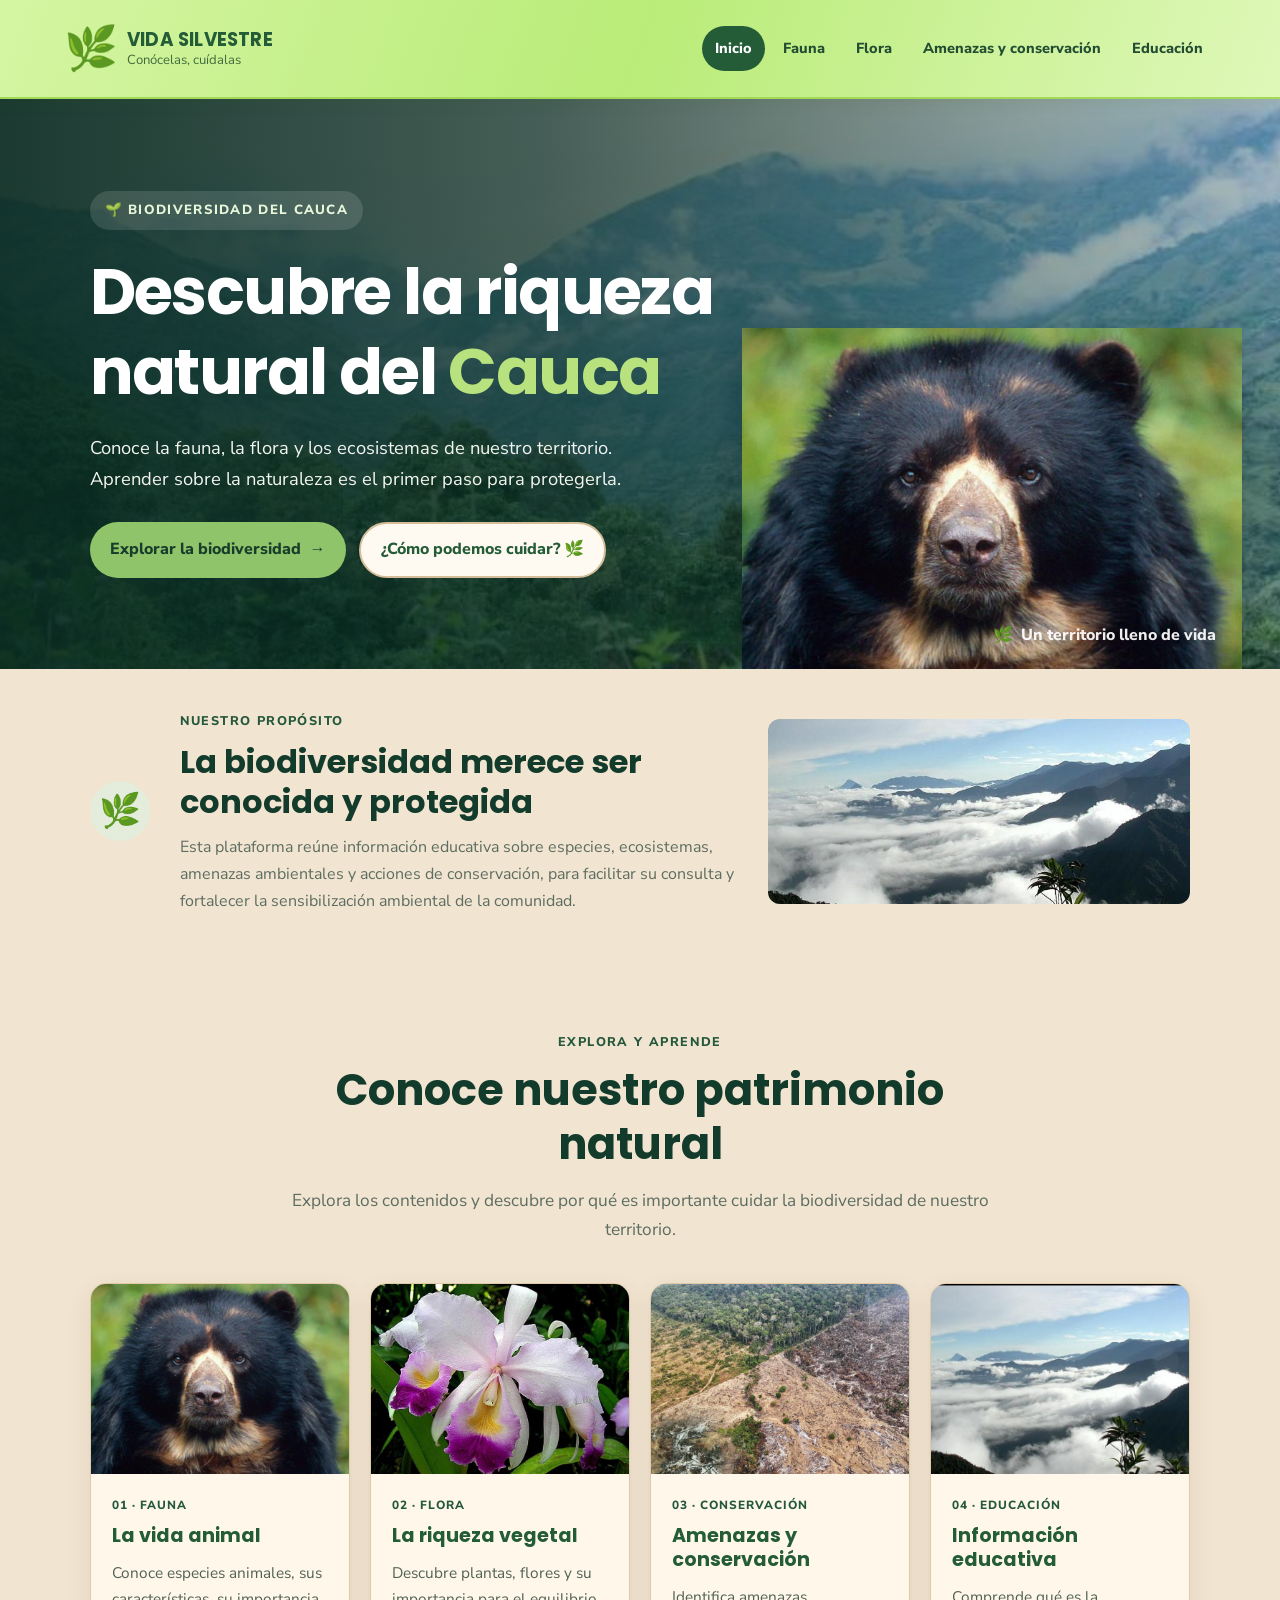
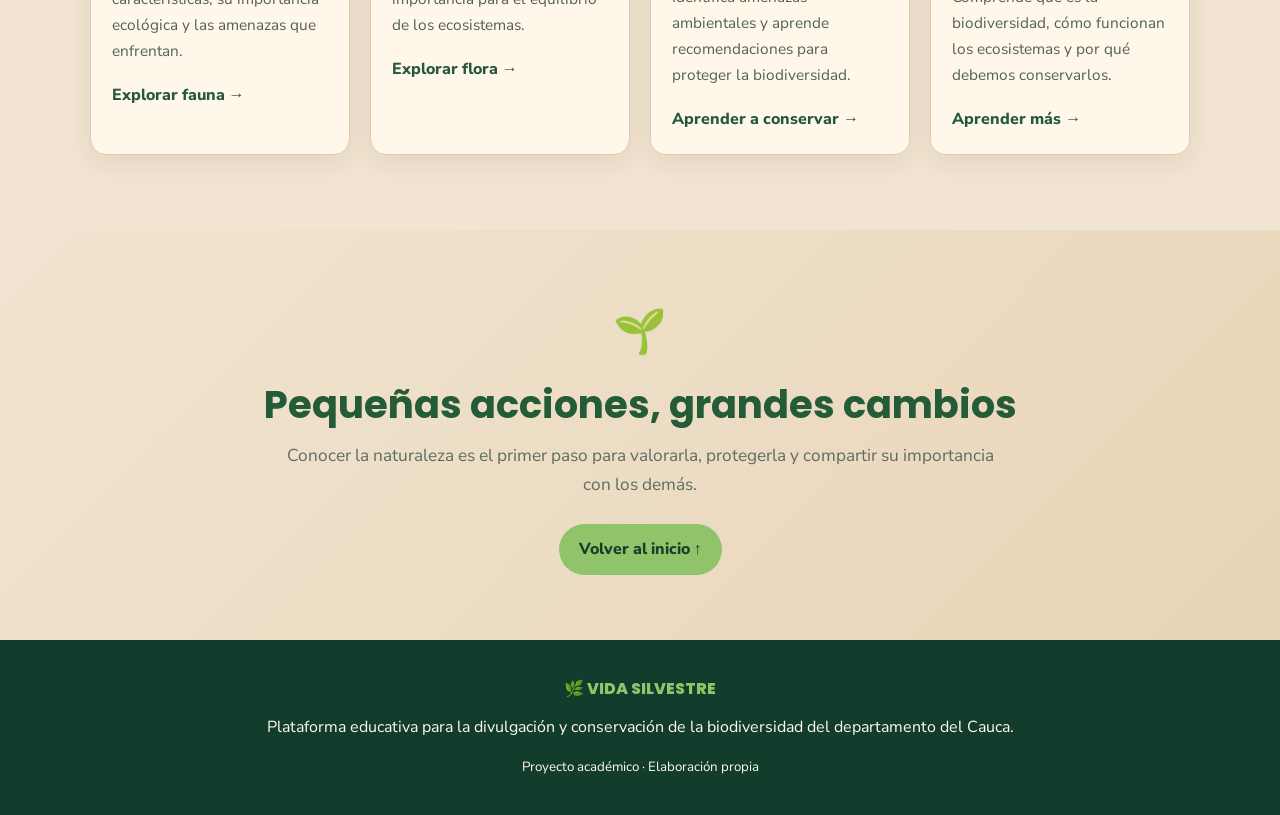
<file: index.html>
<!DOCTYPE html>
<html lang="es">
<head>
  <meta charset="UTF-8">
  <meta name="viewport" content="width=device-width, initial-scale=1.0">

  <meta name="description"
        content="Vida Silvestre: conoce y cuida la biodiversidad del departamento del Cauca.">

  <title>Vida Silvestre | Cauca</title>

  <link rel="stylesheet" href="styles.css">

  <!-- Configuración para el modo sin conexión -->
  <link rel="manifest" href="./manifest.json">
  <meta name="theme-color" content="#174d35">

  <script src="script.js" defer></script>
</head>

<body>

  <!-- ENCABEZADO Y MENÚ -->
  <header class="encabezado">
    <a class="marca" href="index.html" aria-label="Vida Silvestre, inicio">
      <span class="marca-hoja">🌿</span>
      <span class="marca-texto">
        <strong>VIDA SILVESTRE</strong>
        <small>Conócelas, cuídalas</small>
      </span>
    </a>

    <button class="menu-boton" id="menuBoton"
            aria-label="Abrir menú"
            aria-expanded="false"
            aria-controls="menu"
            type="button">
      ☰
    </button>

    <nav class="menu" id="menu" aria-label="Menú principal">
      <a class="activo" href="index.html">Inicio</a>
      <a href="fauna.html">Fauna</a>
      <a href="flora.html">Flora</a>
      <a href="conservacion.html">Amenazas y conservación</a>
      <a href="educacion.html">Educación</a>
    </nav>
  </header>

  <main>

    <!-- PORTADA PRINCIPAL -->
    <section class="portada" id="inicio">

      <div class="portada-fondo" aria-hidden="true"></div>

      <div class="portada-contenido">
        <span class="etiqueta-portada">
          🌱 BIODIVERSIDAD DEL CAUCA
        </span>

        <h1>
          Descubre la riqueza<br>
          natural del <span>Cauca</span>
        </h1>

        <p>
          Conoce la fauna, la flora y los ecosistemas de nuestro
          territorio. Aprender sobre la naturaleza es el primer
          paso para protegerla.
        </p>

        <div class="botones-portada">
          <a class="boton boton-principal" href="#explorar">
            Explorar la biodiversidad <span>→</span>
          </a>

          <a class="boton boton-secundario" href="#proposito">
            ¿Cómo podemos cuidar? 🌿
          </a>
        </div>
      </div>

      <img class="oso-portada"
           src="imagenes/oso.jpg"
           alt="Oso de anteojos, especie nativa de Sudamérica">

      <div class="mensaje-portada">
        <span>🌿</span>
        <p>Un territorio lleno de vida</p>
      </div>

    </section>

    <!-- PROPÓSITO DEL PROYECTO -->
    <section class="proposito" id="proposito">

      <div class="proposito-icono" aria-hidden="true">🌿</div>

      <div class="proposito-texto">
        <span class="etiqueta">NUESTRO PROPÓSITO</span>

        <h2>La biodiversidad merece ser conocida y protegida</h2>

        <p>
          Esta plataforma reúne información educativa sobre especies,
          ecosistemas, amenazas ambientales y acciones de conservación,
          para facilitar su consulta y fortalecer la sensibilización
          ambiental de la comunidad.
        </p>
      </div>

      <img class="proposito-imagen"
           src="imagenes/munchique.jpg"
           alt="Paisaje natural de montañas y bosques del Cauca"
           loading="lazy">

    </section>

    <!-- ACCESO A LOS CUATRO APARTADOS -->
    <section class="explorar" id="explorar">

      <div class="titulo-seccion">
        <span class="etiqueta">EXPLORA Y APRENDE</span>
        <h2>Conoce nuestro patrimonio natural</h2>
        <p>
          Explora los contenidos y descubre por qué es importante
          cuidar la biodiversidad de nuestro territorio.
        </p>
      </div>

      <div class="tarjetas">

        <article class="tarjeta">
          <img src="imagenes/oso.jpg"
               alt="Oso de anteojos en su entorno natural"
               loading="lazy">

          <div class="tarjeta-contenido">
            <span class="categoria">01 · FAUNA</span>
            <h3>La vida animal</h3>
            <p>
              Conoce especies animales, sus características,
              su importancia ecológica y las amenazas que enfrentan.
            </p>
            <a class="enlace-tarjeta" href="fauna.html">
              Explorar fauna →
            </a>
          </div>
        </article>

        <article class="tarjeta">
          <img src="imagenes/orquidea.jpg"
               alt="Orquídea de color rosado y morado"
               loading="lazy">

          <div class="tarjeta-contenido">
            <span class="categoria">02 · FLORA</span>
            <h3>La riqueza vegetal</h3>
            <p>
              Descubre plantas, flores y su importancia
              para el equilibrio de los ecosistemas.
            </p>
            <a class="enlace-tarjeta" href="flora.html">
              Explorar flora →
            </a>
          </div>
        </article>

        <article class="tarjeta">
          <img src="imagenes/deforestacion.jpg"
               alt="Área de bosque afectada por la deforestación"
               loading="lazy">

          <div class="tarjeta-contenido">
            <span class="categoria">03 · CONSERVACIÓN</span>
            <h3>Amenazas y conservación</h3>
            <p>
              Identifica amenazas ambientales y aprende
              recomendaciones para proteger la biodiversidad.
            </p>
            <a class="enlace-tarjeta" href="conservacion.html">
              Aprender a conservar →
            </a>
          </div>
        </article>

        <article class="tarjeta">
          <img src="imagenes/munchique.jpg"
               alt="Bosque y montañas del paisaje caucano"
               loading="lazy">

          <div class="tarjeta-contenido">
            <span class="categoria">04 · EDUCACIÓN</span>
            <h3>Información educativa</h3>
            <p>
              Comprende qué es la biodiversidad, cómo funcionan
              los ecosistemas y por qué debemos conservarlos.
            </p>
            <a class="enlace-tarjeta" href="educacion.html">
              Aprender más →
            </a>
          </div>
        </article>

      </div>
    </section>

    <!-- MENSAJE FINAL -->
    <section class="mensaje-final">
      <span class="mensaje-icono">🌱</span>
      <h2>Pequeñas acciones, grandes cambios</h2>
      <p>
        Conocer la naturaleza es el primer paso para valorarla,
        protegerla y compartir su importancia con los demás.
      </p>
      <a href="#inicio" class="boton boton-principal">
        Volver al inicio ↑
      </a>
    </section>

  </main>

  <!-- PIE DE PÁGINA -->
  <footer class="pie">
    <a class="marca marca-pie" href="index.html">
      🌿 VIDA SILVESTRE
    </a>

    <p>
      Plataforma educativa para la divulgación y conservación
      de la biodiversidad del departamento del Cauca.
    </p>

    <small>Proyecto académico · Elaboración propia</small>
  </footer>

</body>
</html>
</file>
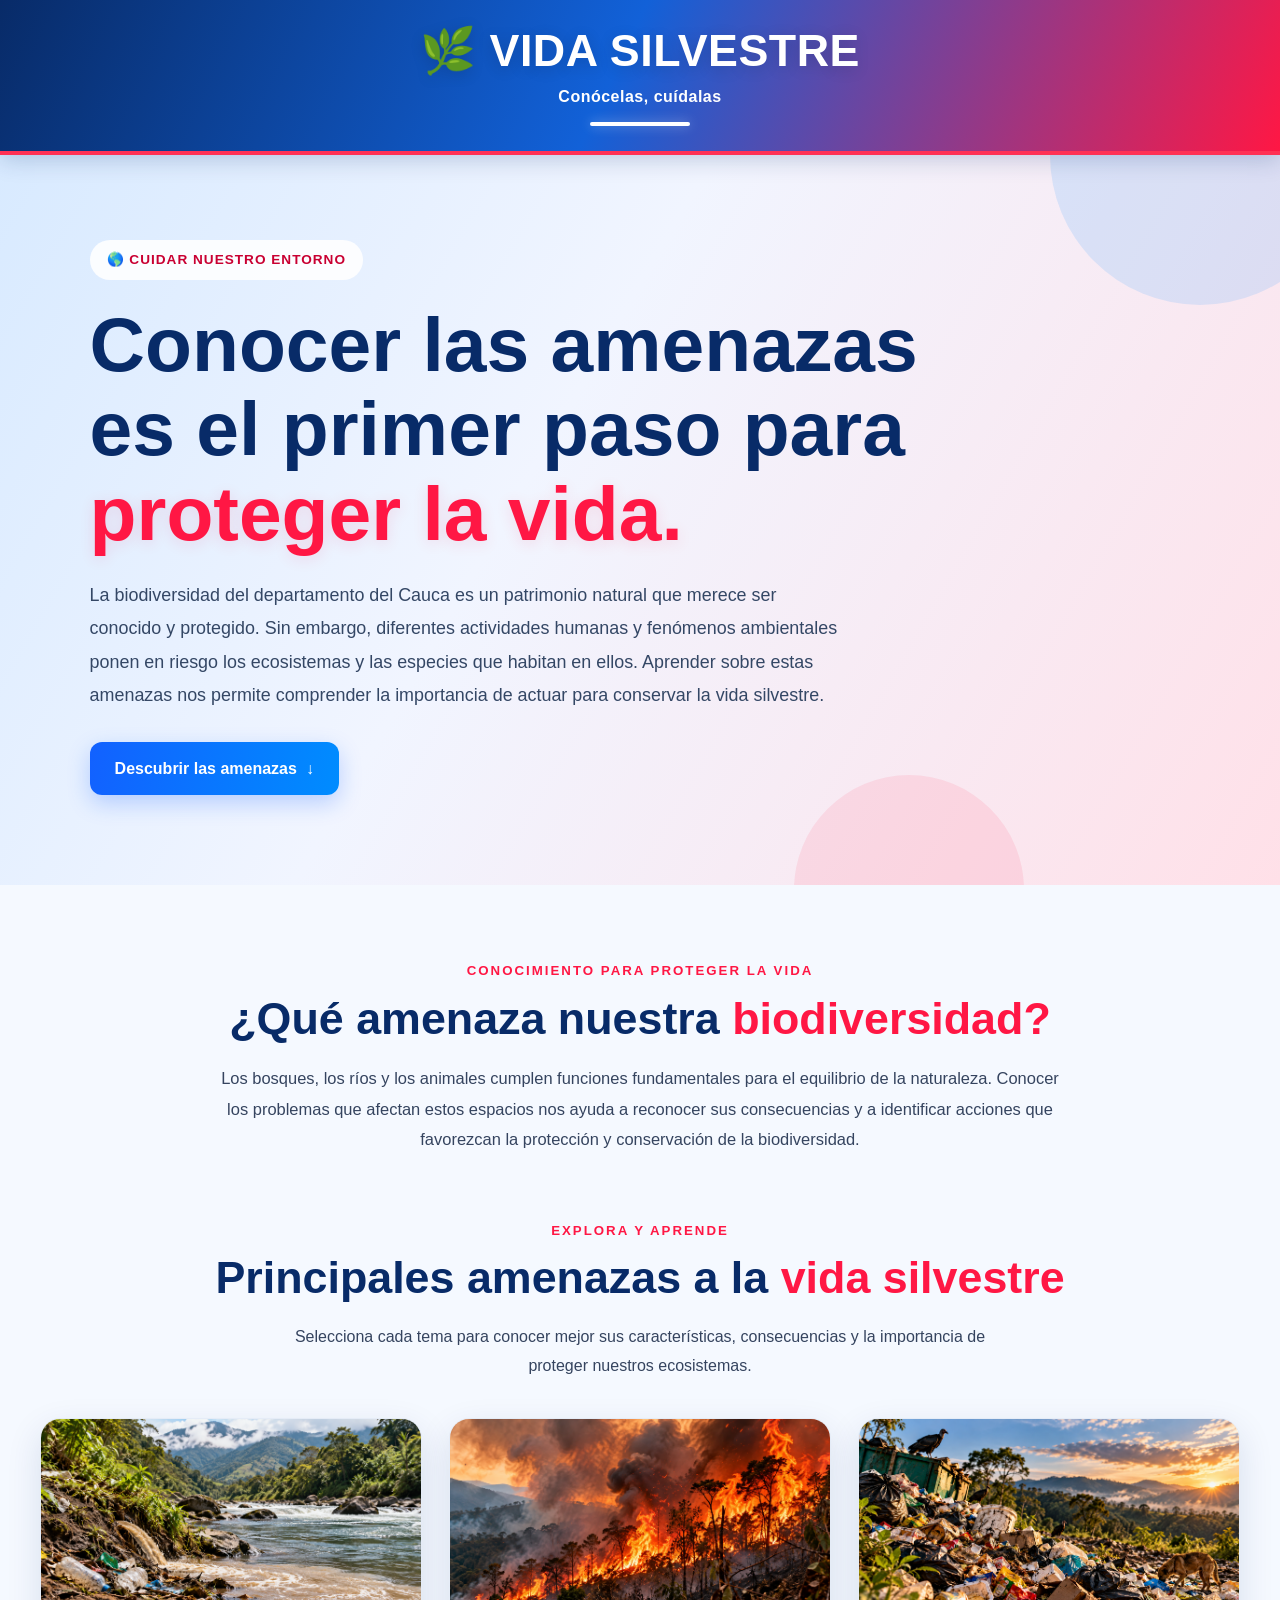
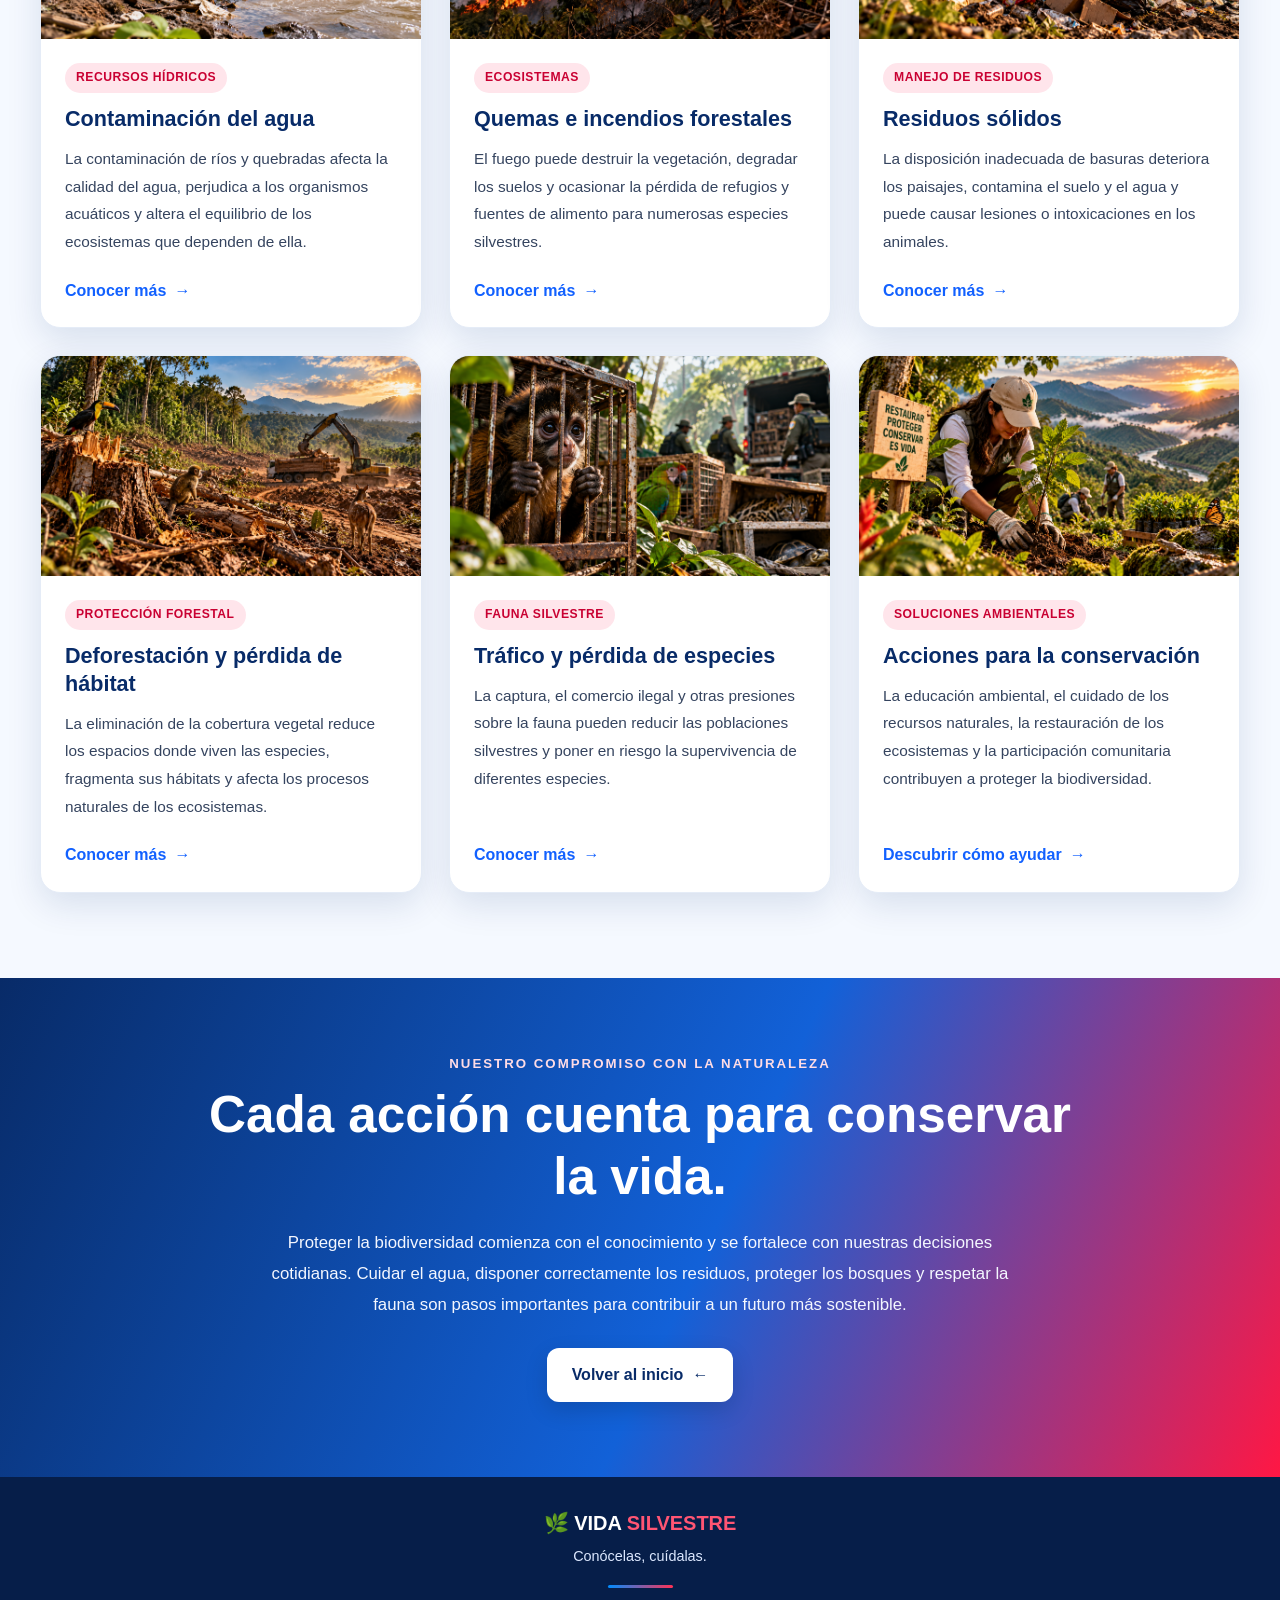
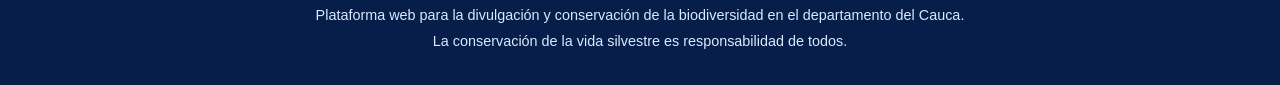
<file: conservacion.html>
<!DOCTYPE html>
<html lang="es">
<head>
  <meta charset="UTF-8">
  <meta name="viewport" content="width=device-width, initial-scale=1.0">
  <meta name="description" content="Conoce las principales amenazas para la biodiversidad del Cauca y descubre cómo contribuir a su conservación.">
  <title>Amenazas y conservación | Vida Silvestre</title>

  <style>
    :root {
      --azul: #1261ff;
      --azul-brillante: #008cff;
      --azul-oscuro: #082b68;
      --rojo: #ff1744;
      --rojo-brillante: #ff3155;
      --rojo-oscuro: #c90032;
      --texto: #35445f;
      --fondo: #f5f9ff;
      --blanco: #ffffff;
      --azul-claro: #e2efff;
      --rojo-claro: #ffe5eb;
      --sombra: 0 12px 35px rgba(8, 43, 104, 0.12);
    }

    * {
      box-sizing: border-box;
      margin: 0;
      padding: 0;
    }

    html {
      scroll-behavior: smooth;
    }

    body {
      font-family: "Segoe UI", Arial, sans-serif;
      color: var(--texto);
      background: var(--fondo);
      line-height: 1.6;
    }

    a {
      text-decoration: none;
    }

    /* ENCABEZADO AZUL Y ROJO */

    header {
      width: 100%;
      padding: 25px 20px;
      text-align: center;
      position: relative;
      z-index: 2;
      background: linear-gradient(
        115deg,
        #082b68 0%,
        #1261d8 48%,
        #ff1744 100%
      );
      border-bottom: 4px solid var(--rojo-brillante);
      box-shadow: 0 5px 22px rgba(8, 43, 104, 0.2);
    }

    .marca {
      display: inline-flex;
      flex-direction: column;
      align-items: center;
      justify-content: center;
    }

    .marca-titulo {
      font-size: clamp(1.8rem, 4vw, 2.8rem);
      font-weight: 900;
      line-height: 1.15;
      letter-spacing: 0.5px;
      color: #ffffff;
      text-shadow: 0 3px 15px rgba(0, 0, 0, 0.16);
    }

    .marca-titulo span {
      color: #ffffff;
    }

    .marca-eslogan {
      color: #ffffff;
      font-size: 1rem;
      font-weight: 700;
      letter-spacing: 0.5px;
      margin-top: 7px;
    }

    .marca-linea {
      width: 100px;
      height: 4px;
      margin: 13px auto 0;
      border-radius: 10px;
      background: #ffffff;
      box-shadow: 0 0 12px rgba(255, 255, 255, 0.4);
    }

    /* PORTADA */

    .portada {
      position: relative;
      overflow: hidden;
      padding: 85px 7% 90px;
      background: linear-gradient(
        120deg,
        #d8eaff 0%,
        #f1f5ff 42%,
        #ffe0e8 100%
      );
    }

    .portada::before {
      content: "";
      position: absolute;
      width: 300px;
      height: 300px;
      border-radius: 50%;
      background: rgba(0, 140, 255, 0.12);
      top: -150px;
      right: -70px;
    }

    .portada::after {
      content: "";
      position: absolute;
      width: 230px;
      height: 230px;
      border-radius: 50%;
      background: rgba(255, 23, 68, 0.09);
      bottom: -120px;
      right: 20%;
    }

    .portada-contenido {
      max-width: 1200px;
      margin: auto;
      position: relative;
      z-index: 1;
    }

    .etiqueta {
      display: inline-flex;
      align-items: center;
      gap: 9px;
      padding: 9px 17px;
      border-radius: 50px;
      background: rgba(255, 255, 255, 0.88);
      color: var(--rojo-oscuro);
      font-weight: 800;
      font-size: 0.85rem;
      letter-spacing: 1px;
      text-transform: uppercase;
      margin-bottom: 22px;
    }

    .portada h1 {
      max-width: 900px;
      font-size: clamp(2.5rem, 6vw, 4.8rem);
      line-height: 1.1;
      font-weight: 900;
      color: var(--azul-oscuro);
      margin-bottom: 24px;
    }

    .portada h1 span {
      color: var(--rojo);
      text-shadow: 0 3px 15px rgba(255, 23, 68, 0.12);
    }

    .portada p {
      max-width: 760px;
      font-size: 1.12rem;
      line-height: 1.85;
      color: #344765;
      margin-bottom: 30px;
    }

    .boton {
      display: inline-flex;
      justify-content: center;
      align-items: center;
      gap: 9px;
      padding: 14px 25px;
      border-radius: 12px;
      font-weight: 800;
      color: var(--blanco);
      background: linear-gradient(
        100deg,
        var(--azul),
        var(--azul-brillante)
      );
      box-shadow: 0 8px 22px rgba(18, 97, 255, 0.25);
      transition: transform 0.25s, box-shadow 0.25s;
    }

    .boton:hover {
      transform: translateY(-3px);
      box-shadow: 0 12px 28px rgba(18, 97, 255, 0.35);
    }

    .boton-rojo {
      background: linear-gradient(
        100deg,
        var(--rojo-oscuro),
        var(--rojo-brillante)
      );
      box-shadow: 0 8px 22px rgba(255, 23, 68, 0.22);
    }

    .boton-rojo:hover {
      box-shadow: 0 12px 28px rgba(255, 23, 68, 0.32);
    }

    /* INTRODUCCIÓN */

    .introduccion {
      max-width: 1100px;
      margin: 0 auto;
      padding: 75px 25px 30px;
      text-align: center;
    }

    .subtitulo {
      color: var(--rojo);
      font-size: 0.83rem;
      font-weight: 900;
      text-transform: uppercase;
      letter-spacing: 2px;
      margin-bottom: 10px;
    }

    .introduccion h2,
    .titulo-seccion {
      color: var(--azul-oscuro);
      font-size: clamp(1.9rem, 4vw, 2.8rem);
      line-height: 1.2;
      font-weight: 900;
      margin-bottom: 18px;
    }

    .introduccion h2 span,
    .titulo-seccion span {
      color: var(--rojo);
    }

    .introduccion p {
      max-width: 850px;
      margin: 0 auto;
      font-size: 1.03rem;
      line-height: 1.85;
    }

    /* TARJETAS */

    .seccion-amenazas {
      max-width: 1250px;
      margin: auto;
      padding: 35px 25px 85px;
    }

    .encabezado-seccion {
      text-align: center;
      margin-bottom: 38px;
    }

    .encabezado-seccion p {
      max-width: 720px;
      margin: 0 auto;
      line-height: 1.8;
    }

    .rejilla {
      display: grid;
      grid-template-columns: repeat(3, minmax(0, 1fr));
      gap: 27px;
    }

    .tarjeta {
      display: flex;
      flex-direction: column;
      overflow: hidden;
      min-width: 0;
      background: var(--blanco);
      border-radius: 20px;
      border: 1px solid #e5ecf7;
      box-shadow: var(--sombra);
      transition: transform 0.3s, box-shadow 0.3s;
    }

    .tarjeta:hover {
      transform: translateY(-7px);
      box-shadow: 0 20px 42px rgba(8, 43, 104, 0.17);
    }

    .tarjeta-imagen {
      height: 220px;
      overflow: hidden;
      position: relative;
      background: linear-gradient(
        135deg,
        var(--azul-claro),
        var(--rojo-claro)
      );
    }

    .tarjeta-imagen img {
      width: 100%;
      height: 100%;
      object-fit: cover;
      display: block;
      transition: transform 0.45s;
    }

    .tarjeta:hover .tarjeta-imagen img {
      transform: scale(1.06);
    }

    /* CONTENIDO DE LAS TARJETAS, SIN NÚMEROS */

    .tarjeta-contenido {
      display: flex;
      flex: 1;
      flex-direction: column;
      align-items: flex-start;
      padding: 24px;
    }

    .etiqueta-tarjeta {
      display: inline-block;
      padding: 5px 11px;
      margin-bottom: 12px;
      border-radius: 30px;
      color: var(--rojo-oscuro);
      background: var(--rojo-claro);
      font-size: 0.76rem;
      font-weight: 800;
      letter-spacing: 0.5px;
      text-transform: uppercase;
    }

    .tarjeta h3 {
      color: var(--azul-oscuro);
      font-size: 1.35rem;
      line-height: 1.3;
      margin-bottom: 12px;
    }

    .tarjeta p {
      font-size: 0.96rem;
      line-height: 1.8;
      margin-bottom: 22px;
    }

    .enlace-tarjeta {
      display: inline-flex;
      align-items: center;
      gap: 8px;
      margin-top: auto;
      color: var(--azul);
      font-weight: 900;
      transition: color 0.2s, gap 0.2s;
    }

    .enlace-tarjeta:hover {
      color: var(--rojo);
      gap: 13px;
    }

    /* LLAMADO A LA ACCIÓN */

    .conservacion {
      position: relative;
      overflow: hidden;
      padding: 75px 25px;
      text-align: center;
      color: var(--blanco);
      background: linear-gradient(
        115deg,
        #082b68 0%,
        #1261d8 55%,
        #ff1744 100%
      );
    }

    .conservacion-contenido {
      max-width: 900px;
      margin: auto;
      position: relative;
      z-index: 1;
    }

    .conservacion .subtitulo {
      color: #ffdce5;
    }

    .conservacion h2 {
      font-size: clamp(2rem, 4vw, 3.2rem);
      font-weight: 900;
      line-height: 1.2;
      margin-bottom: 20px;
    }

    .conservacion p {
      max-width: 750px;
      margin: 0 auto 28px;
      font-size: 1.05rem;
      line-height: 1.85;
      color: #f4f7ff;
    }

    .conservacion .boton {
      color: var(--azul-oscuro);
      background: var(--blanco);
      box-shadow: 0 8px 22px rgba(0, 0, 0, 0.15);
    }

    /* PIE DE PÁGINA */

    footer {
      padding: 30px 20px;
      text-align: center;
      background: #061e49;
      color: #dce8ff;
    }

    .footer-marca {
      font-size: 1.25rem;
      font-weight: 900;
      color: var(--blanco);
      margin-bottom: 5px;
    }

    .footer-marca span {
      color: #ff5573;
    }

    footer p {
      font-size: 0.9rem;
      line-height: 1.8;
    }

    .footer-linea {
      width: 65px;
      height: 3px;
      border-radius: 10px;
      margin: 15px auto;
      background: linear-gradient(
        90deg,
        var(--azul-brillante),
        var(--rojo-brillante)
      );
    }

    /* ADAPTACIÓN A PANTALLAS */

    @media (max-width: 950px) {
      .rejilla {
        grid-template-columns: repeat(2, minmax(0, 1fr));
      }

      .portada {
        padding: 70px 6%;
      }
    }

    @media (max-width: 600px) {
      header {
        padding: 22px 12px;
      }

      .marca-titulo {
        font-size: 1.8rem;
      }

      .portada {
        padding: 58px 22px 65px;
      }

      .portada h1 {
        font-size: 2.5rem;
      }

      .portada p {
        font-size: 1rem;
      }

      .rejilla {
        grid-template-columns: 1fr;
      }

      .tarjeta-imagen {
        height: 215px;
      }

      .introduccion {
        padding: 55px 22px 25px;
      }

      .seccion-amenazas {
        padding: 25px 18px 60px;
      }

      .conservacion {
        padding: 60px 22px;
      }

      .boton {
        width: 100%;
      }
    }
  </style>
</head>

<body>

  <!-- ENCABEZADO CENTRADO -->
  <header>
    <a class="marca" href="index.html" aria-label="Vida Silvestre, página principal">
      <div class="marca-titulo">🌿 VIDA <span>SILVESTRE</span></div>
      <div class="marca-eslogan">Conócelas, cuídalas</div>
      <div class="marca-linea"></div>
    </a>
  </header>

  <!-- PORTADA -->
  <section class="portada">
    <div class="portada-contenido">

      <div class="etiqueta">
        🌎 Cuidar nuestro entorno
      </div>

      <h1>
        Conocer las amenazas es el primer paso para
        <span>proteger la vida.</span>
      </h1>

      <p>
        La biodiversidad del departamento del Cauca es un patrimonio natural
        que merece ser conocido y protegido. Sin embargo, diferentes
        actividades humanas y fenómenos ambientales ponen en riesgo los
        ecosistemas y las especies que habitan en ellos. Aprender sobre estas
        amenazas nos permite comprender la importancia de actuar para conservar
        la vida silvestre.
      </p>

      <a href="#amenazas" class="boton">
        Descubrir las amenazas <span>↓</span>
      </a>

    </div>
  </section>

  <!-- INTRODUCCIÓN -->
  <section class="introduccion">
    <div class="subtitulo">Conocimiento para proteger la vida</div>

    <h2>
      ¿Qué amenaza nuestra <span>biodiversidad?</span>
    </h2>

    <p>
      Los bosques, los ríos y los animales cumplen funciones fundamentales
      para el equilibrio de la naturaleza. Conocer los problemas que afectan
      estos espacios nos ayuda a reconocer sus consecuencias y a identificar
      acciones que favorezcan la protección y conservación de la biodiversidad.
    </p>
  </section>

  <!-- TARJETAS DE AMENAZAS -->
  <main id="amenazas" class="seccion-amenazas">

    <div class="encabezado-seccion">
      <div class="subtitulo">Explora y aprende</div>

      <h2 class="titulo-seccion">
        Principales amenazas a la <span>vida silvestre</span>
      </h2>

      <p>
        Selecciona cada tema para conocer mejor sus características,
        consecuencias y la importancia de proteger nuestros ecosistemas.
      </p>
    </div>

    <div class="rejilla">

      <!-- CONTAMINACIÓN DEL AGUA -->
      <article class="tarjeta">
        <div class="tarjeta-imagen">
          <img
            src="imagenes/amenaza-agua.jpg"
            alt="Río y contaminación del agua"
            loading="lazy"
          >
        </div>

        <div class="tarjeta-contenido">
          <span class="etiqueta-tarjeta">Recursos hídricos</span>

          <h3>Contaminación del agua</h3>

          <p>
            La contaminación de ríos y quebradas afecta la calidad del agua,
            perjudica a los organismos acuáticos y altera el equilibrio
            de los ecosistemas que dependen de ella.
          </p>

          <a class="enlace-tarjeta" href="detalle-amenazas.html?tema=agua">
            Conocer más <span>→</span>
          </a>
        </div>
      </article>

      <!-- QUEMAS E INCENDIOS -->
      <article class="tarjeta">
        <div class="tarjeta-imagen">
          <img
            src="imagenes/amenaza-quemas.jpg"
            alt="Quemas e incendios que afectan la vegetación"
            loading="lazy"
          >
        </div>

        <div class="tarjeta-contenido">
          <span class="etiqueta-tarjeta">Ecosistemas</span>

          <h3>Quemas e incendios forestales</h3>

          <p>
            El fuego puede destruir la vegetación, degradar los suelos y
            ocasionar la pérdida de refugios y fuentes de alimento para
            numerosas especies silvestres.
          </p>

          <a class="enlace-tarjeta" href="detalle-amenazas.html?tema=quemas">
            Conocer más <span>→</span>
          </a>
        </div>
      </article>

      <!-- RESIDUOS SÓLIDOS -->
      <article class="tarjeta">
        <div class="tarjeta-imagen">
          <img
            src="imagenes/amenaza-residuos.jpg"
            alt="Residuos sólidos en el ambiente"
            loading="lazy"
          >
        </div>

        <div class="tarjeta-contenido">
          <span class="etiqueta-tarjeta">Manejo de residuos</span>

          <h3>Residuos sólidos</h3>

          <p>
            La disposición inadecuada de basuras deteriora los paisajes,
            contamina el suelo y el agua y puede causar lesiones o
            intoxicaciones en los animales.
          </p>

          <a class="enlace-tarjeta" href="detalle-amenazas.html?tema=residuos">
            Conocer más <span>→</span>
          </a>
        </div>
      </article>

      <!-- DEFORESTACIÓN -->
      <article class="tarjeta">
        <div class="tarjeta-imagen">
          <img
            src="imagenes/amenaza-bosques.jpg"
            alt="Bosque afectado por la deforestación"
            loading="lazy"
          >
        </div>

        <div class="tarjeta-contenido">
          <span class="etiqueta-tarjeta">Protección forestal</span>

          <h3>Deforestación y pérdida de hábitat</h3>

          <p>
            La eliminación de la cobertura vegetal reduce los espacios
            donde viven las especies, fragmenta sus hábitats y afecta
            los procesos naturales de los ecosistemas.
          </p>

          <a class="enlace-tarjeta" href="detalle-amenazas.html?tema=bosques">
            Conocer más <span>→</span>
          </a>
        </div>
      </article>

      <!-- TRÁFICO Y PÉRDIDA DE ESPECIES -->
      <article class="tarjeta">
        <div class="tarjeta-imagen">
          <img
            src="imagenes/amenaza-especies.jpg"
            alt="Fauna silvestre que requiere protección"
            loading="lazy"
          >
        </div>

        <div class="tarjeta-contenido">
          <span class="etiqueta-tarjeta">Fauna silvestre</span>

          <h3>Tráfico y pérdida de especies</h3>

          <p>
            La captura, el comercio ilegal y otras presiones sobre la fauna
            pueden reducir las poblaciones silvestres y poner en riesgo
            la supervivencia de diferentes especies.
          </p>

          <a class="enlace-tarjeta" href="detalle-amenazas.html?tema=especies">
            Conocer más <span>→</span>
          </a>
        </div>
      </article>

      <!-- ACCIONES DE CONSERVACIÓN -->
      <article class="tarjeta">
        <div class="tarjeta-imagen">
          <img
            src="imagenes/amenaza-conservacion.jpg"
            alt="Acciones para cuidar y conservar la naturaleza"
            loading="lazy"
          >
        </div>

        <div class="tarjeta-contenido">
          <span class="etiqueta-tarjeta">Soluciones ambientales</span>

          <h3>Acciones para la conservación</h3>

          <p>
            La educación ambiental, el cuidado de los recursos naturales,
            la restauración de los ecosistemas y la participación comunitaria
            contribuyen a proteger la biodiversidad.
          </p>

          <a class="enlace-tarjeta" href="detalle-amenazas.html?tema=acciones">
            Descubrir cómo ayudar <span>→</span>
          </a>
        </div>
      </article>

    </div>
  </main>

  <!-- MENSAJE FINAL -->
  <section class="conservacion">
    <div class="conservacion-contenido">

      <div class="subtitulo">Nuestro compromiso con la naturaleza</div>

      <h2>Cada acción cuenta para conservar la vida.</h2>

      <p>
        Proteger la biodiversidad comienza con el conocimiento y se fortalece
        con nuestras decisiones cotidianas. Cuidar el agua, disponer
        correctamente los residuos, proteger los bosques y respetar la fauna
        son pasos importantes para contribuir a un futuro más sostenible.
      </p>

      <!-- BOTÓN PARA VOLVER AL INICIO -->
      <a href="index.html" class="boton">
        Volver al inicio <span>←</span>
      </a>

    </div>
  </section>

  <!-- PIE DE PÁGINA -->
  <footer>
    <div class="footer-marca">
      🌿 VIDA <span>SILVESTRE</span>
    </div>

    <p>Conócelas, cuídalas.</p>

    <div class="footer-linea"></div>

    <p>
      Plataforma web para la divulgación y conservación de la biodiversidad
      en el departamento del Cauca.
    </p>

    <p>
      La conservación de la vida silvestre es responsabilidad de todos.
    </p>
  </footer>

</body>
</html>
</file>
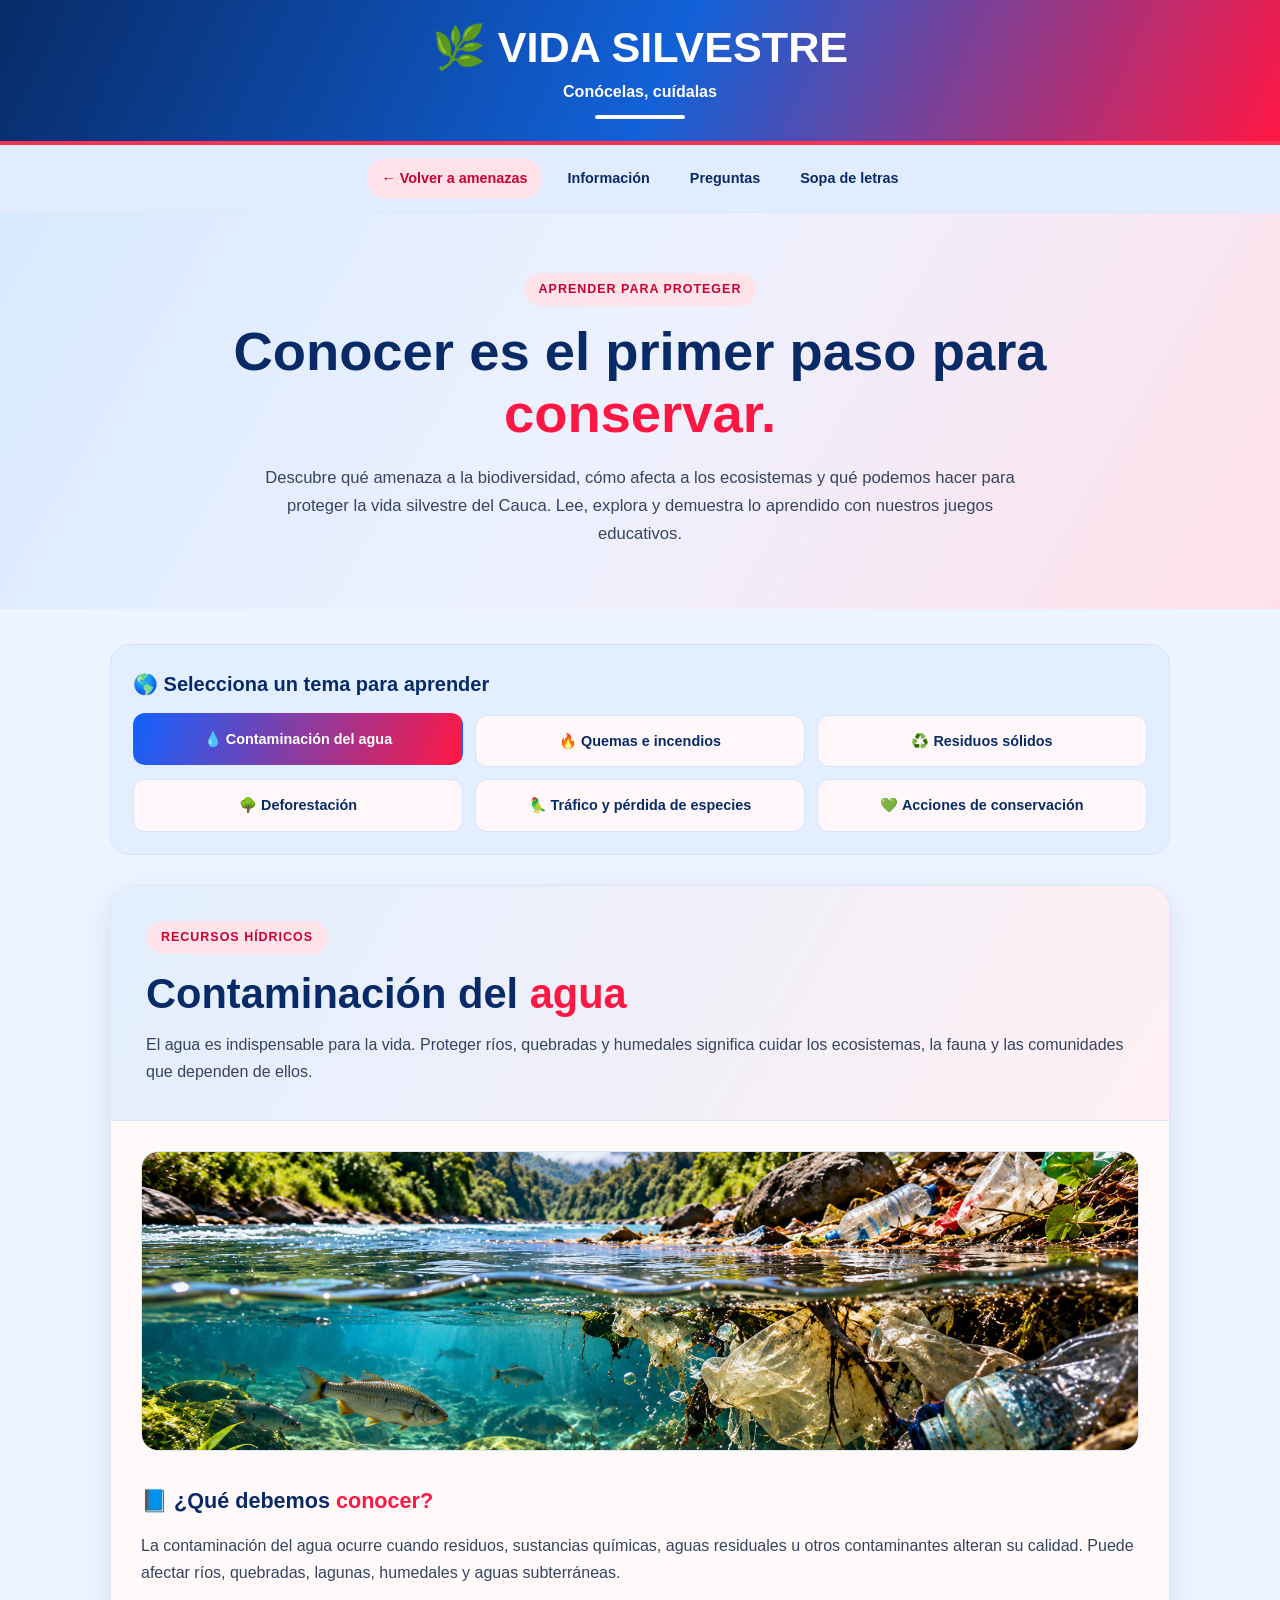
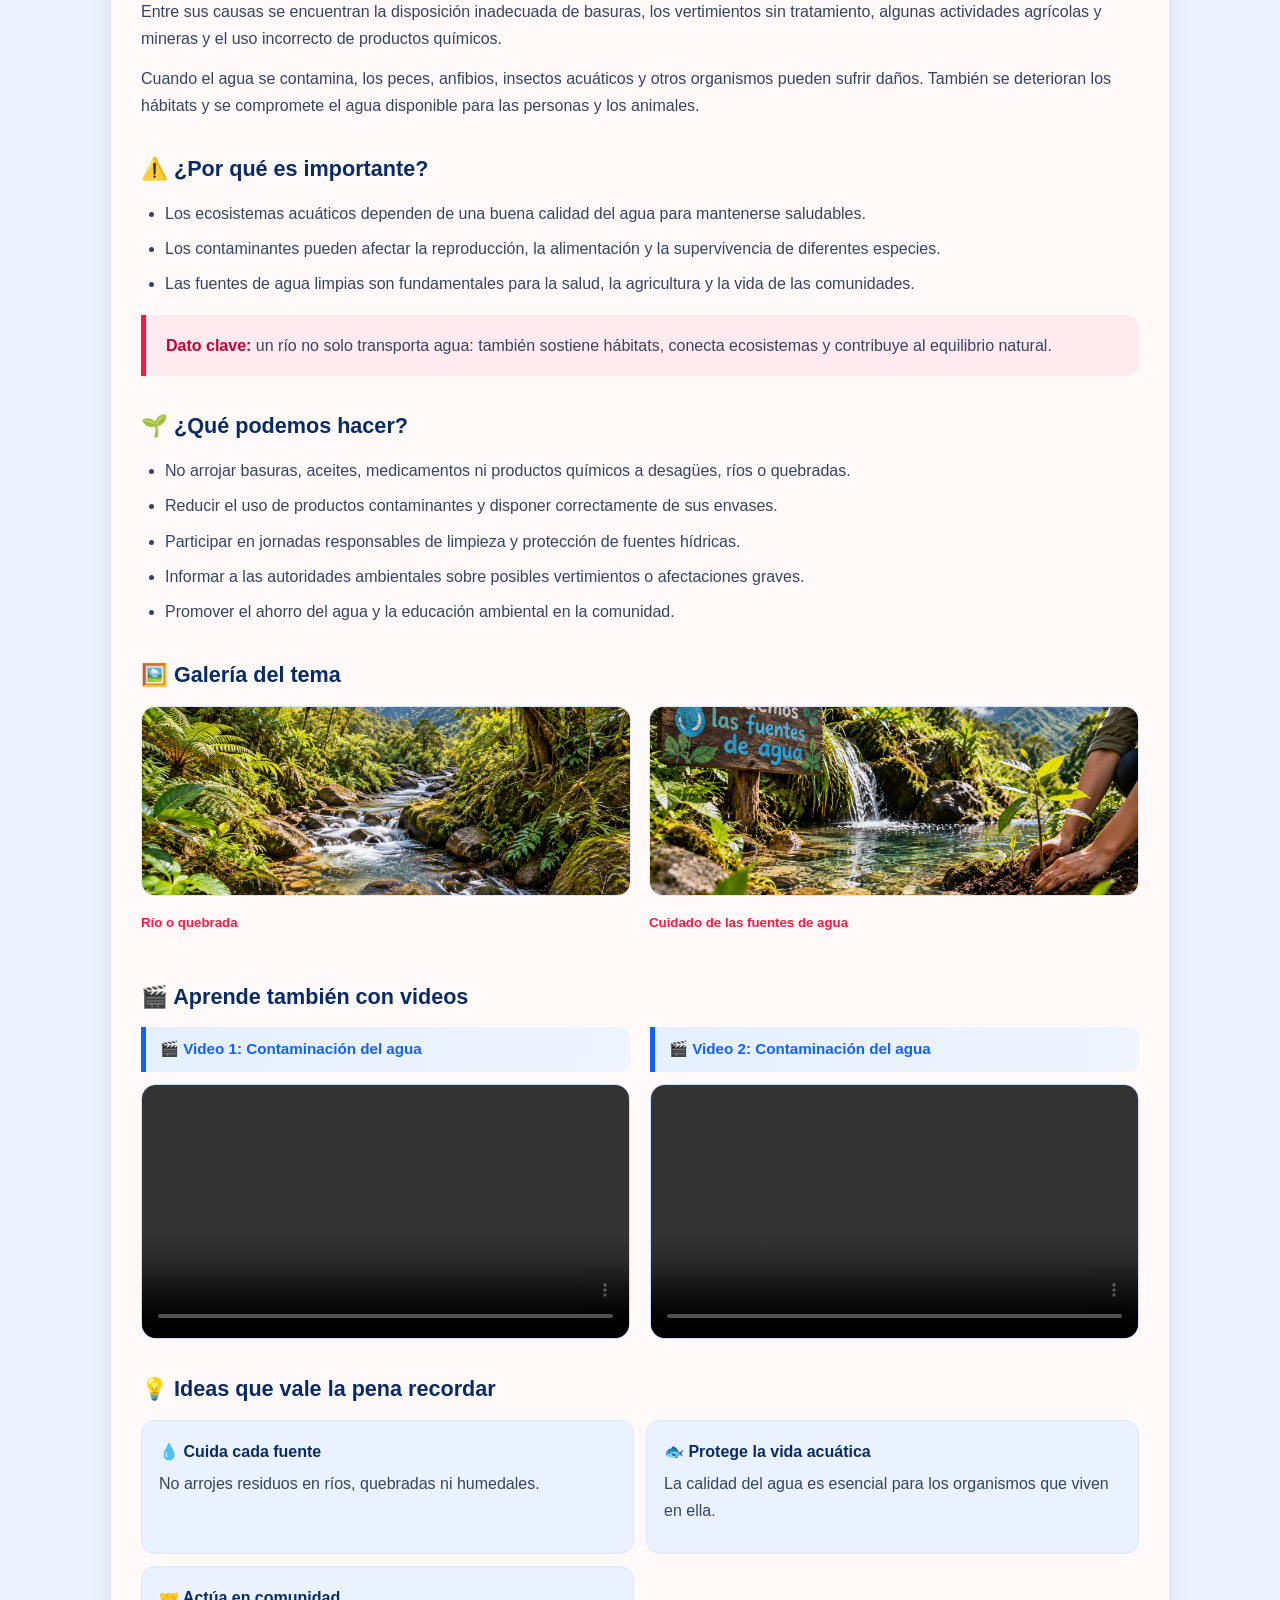
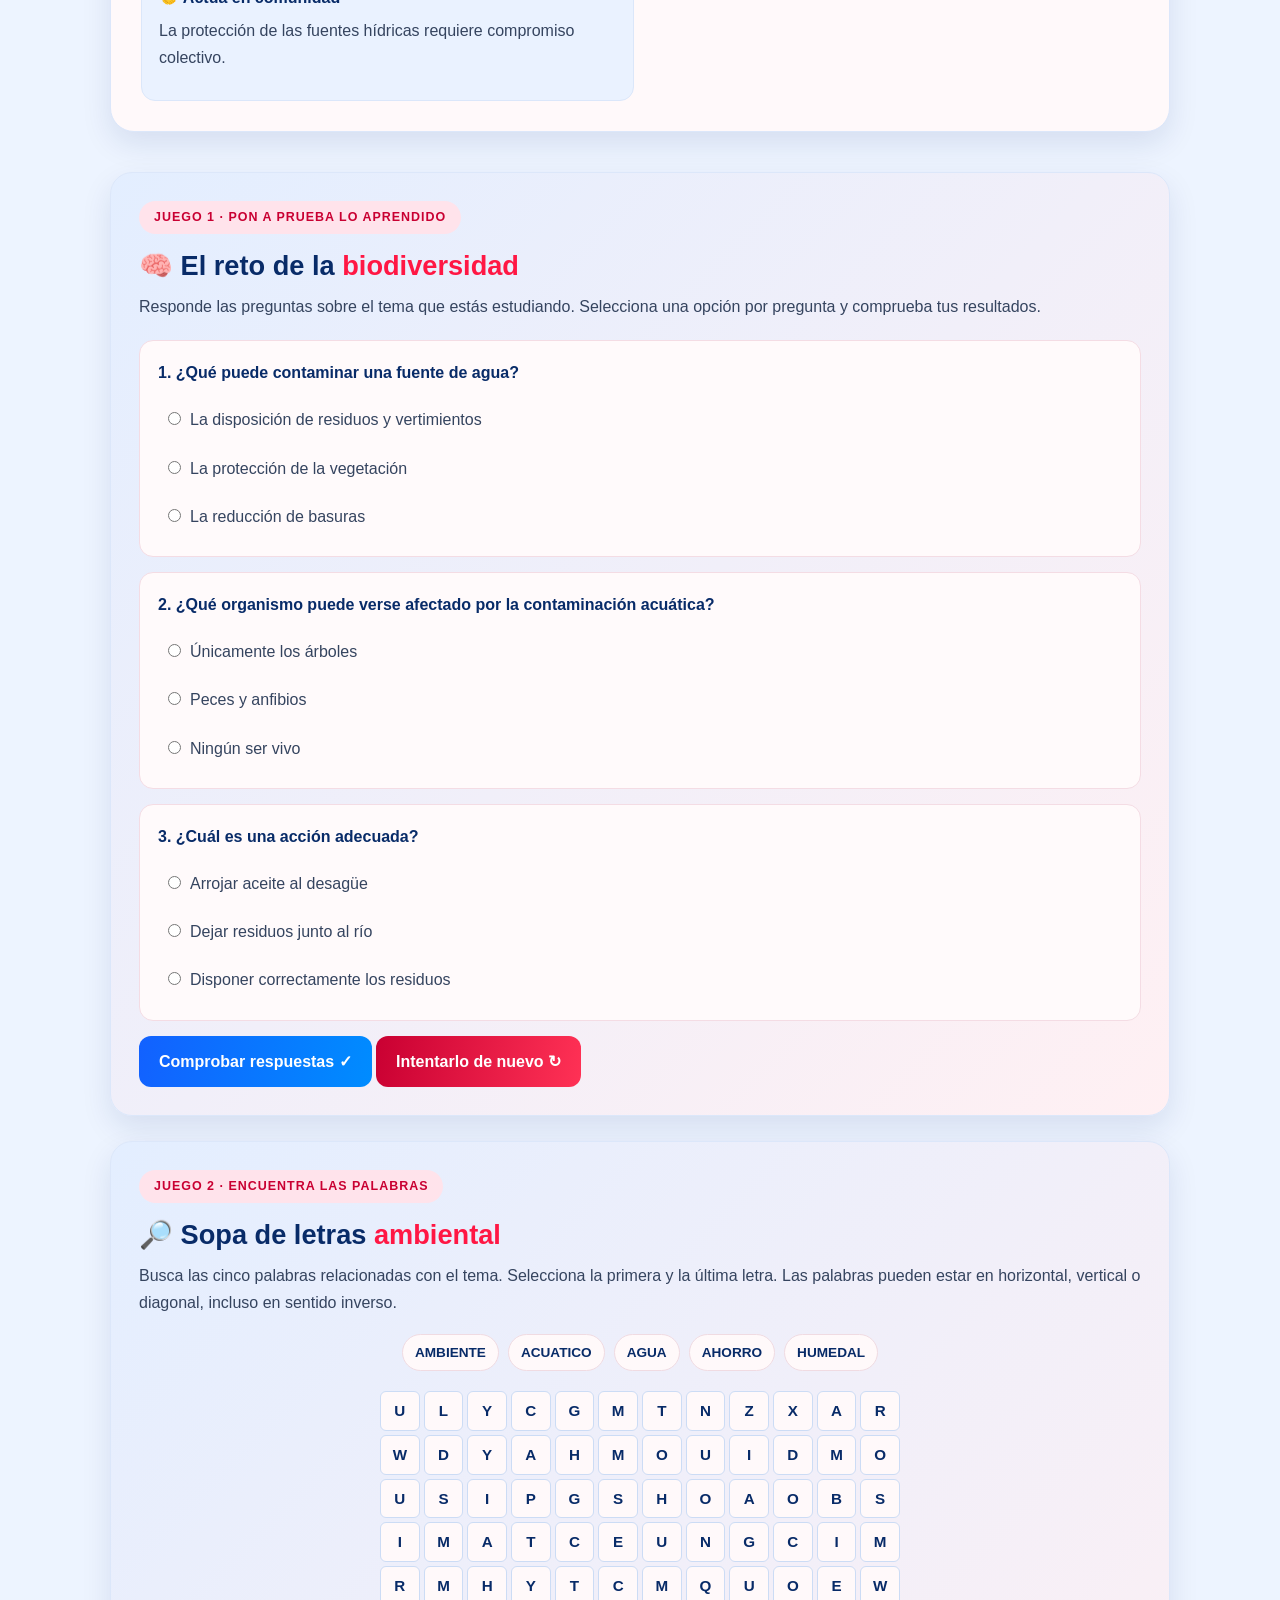
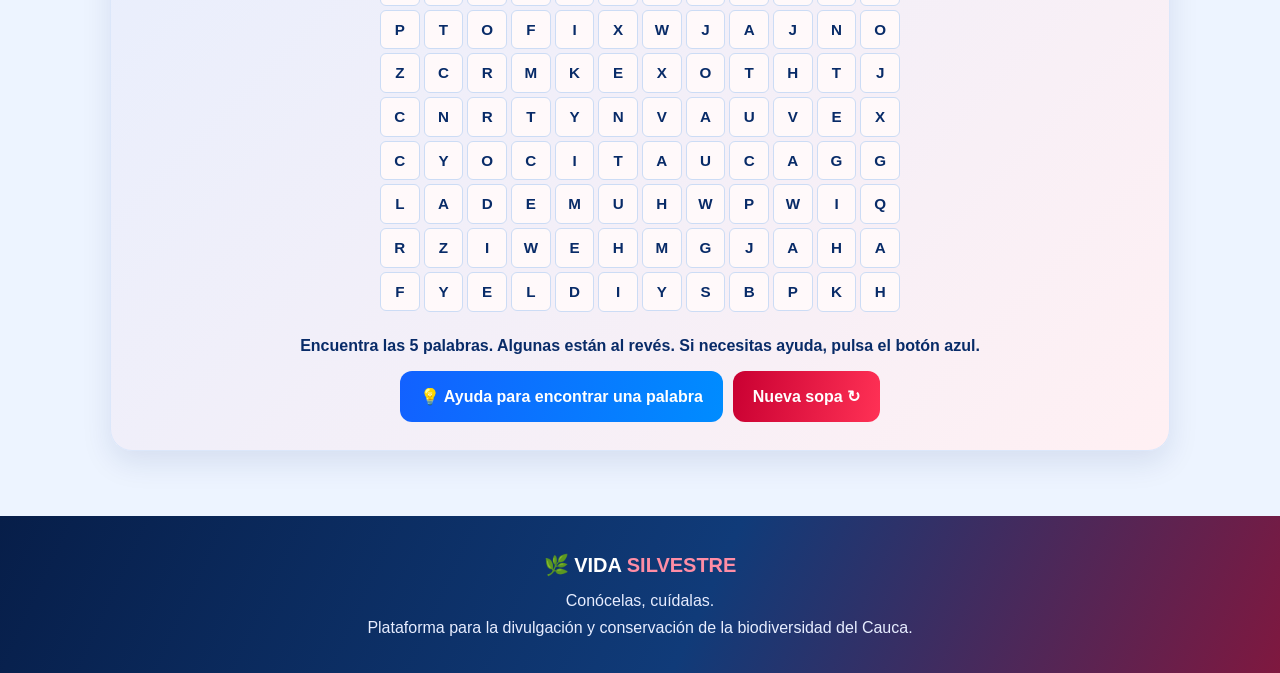
<file: detalle-amenazas.html>
<!DOCTYPE html>
<html lang="es">
<head>
<meta charset="UTF-8">
<meta name="viewport" content="width=device-width, initial-scale=1.0">
<meta name="description" content="Aprende sobre las amenazas a la biodiversidad y descubre cómo proteger la vida silvestre del Cauca.">
<title>Amenazas y conservación | Vida Silvestre</title>

<style>
:root {
  --azul: #1261ff;
  --azul-brillante: #008cff;
  --azul-oscuro: #082b68;
  --rojo: #ff1744;
  --rojo-oscuro: #c90032;
  --texto: #35445f;
  --fondo: #edf4ff;
  --azul-claro: #e4efff;
  --rosa-claro: #fff0f3;
  --blanco: #ffffff;
  --borde: #dce7fa;
  --sombra: 0 12px 30px rgba(8,43,104,.10);
}

* {
  box-sizing: border-box;
  margin: 0;
  padding: 0;
}

html { scroll-behavior: smooth; }

body {
  font-family: "Segoe UI", Arial, sans-serif;
  background: var(--fondo);
  color: var(--texto);
  line-height: 1.7;
}

a { text-decoration: none; }
button, input { font: inherit; }

header {
  text-align: center;
  padding: 22px 15px;
  background: linear-gradient(115deg,#082b68,#1261d8 52%,#ff1744);
  border-bottom: 4px solid #ff3155;
  box-shadow: 0 5px 20px #082b6820;
}

.marca {
  display: inline-flex;
  flex-direction: column;
  align-items: center;
}

.marca h1 {
  font-size: clamp(1.8rem,4vw,2.7rem);
  font-weight: 900;
  color: white;
  line-height: 1.2;
}

.marca p {
  color: white;
  font-weight: 600;
  margin-top: 4px;
}

.linea {
  width: 90px;
  height: 4px;
  border-radius: 10px;
  background: white;
  margin-top: 10px;
}

nav {
  display: flex;
  justify-content: center;
  flex-wrap: wrap;
  gap: 12px;
  padding: 13px;
  background: #e2ecff;
  border-bottom: 1px solid var(--borde);
}

nav a {
  color: var(--azul-oscuro);
  font-size: .9rem;
  font-weight: 800;
  padding: 8px 14px;
  border-radius: 20px;
}

nav a:hover {
  color: white;
  background: var(--azul);
}

nav a.volver {
  color: var(--rojo-oscuro);
  background: #ffe1e9;
}

.hero {
  padding: 60px 22px;
  text-align: center;
  background: linear-gradient(120deg,#d8eaff,#edf1ff 48%,#ffe0e8);
}

.hero-contenido {
  max-width: 900px;
  margin: auto;
}

.etiqueta {
  display: inline-block;
  padding: 6px 15px;
  border-radius: 30px;
  background: #ffe3eb;
  color: var(--rojo-oscuro);
  font-size: .78rem;
  font-weight: 900;
  letter-spacing: 1px;
  text-transform: uppercase;
  margin-bottom: 15px;
}

.hero h2 {
  color: var(--azul-oscuro);
  font-size: clamp(2rem,5vw,3.4rem);
  font-weight: 900;
  line-height: 1.15;
  margin-bottom: 18px;
}

.hero h2 span { color: var(--rojo); }

.hero p {
  max-width: 750px;
  margin: auto;
  font-size: 1.04rem;
}

.contenedor {
  max-width: 1100px;
  margin: auto;
  padding: 35px 20px 65px;
}

.selector {
  background: #e3eeff;
  border: 1px solid #d2e2ff;
  padding: 22px;
  border-radius: 20px;
  margin-bottom: 30px;
}

.selector h2 {
  color: var(--azul-oscuro);
  font-size: 1.25rem;
  margin-bottom: 14px;
}

.temas {
  display: grid;
  grid-template-columns: repeat(3,minmax(0,1fr));
  gap: 12px;
}

.tema-btn {
  cursor: pointer;
  border: 1px solid #d7e3f8;
  border-radius: 12px;
  background: #fff7f9;
  color: var(--azul-oscuro);
  font-weight: 800;
  font-size: .9rem;
  padding: 13px 10px;
  transition: .2s;
}

.tema-btn:hover,
.tema-btn.activo {
  color: white;
  background: linear-gradient(110deg,var(--azul),var(--rojo));
  border-color: transparent;
  transform: translateY(-2px);
}

.panel {
  background: #fff9fa;
  border: 1px solid var(--borde);
  border-radius: 24px;
  overflow: hidden;
  box-shadow: var(--sombra);
}

.panel-cabecera {
  padding: 35px;
  background: linear-gradient(120deg,#e2efff,#fff0f3);
  border-bottom: 1px solid var(--borde);
}

.panel-cabecera h2 {
  color: var(--azul-oscuro);
  font-size: clamp(1.8rem,4vw,2.6rem);
  line-height: 1.2;
  margin-bottom: 12px;
}

.panel-cabecera h2 span { color: var(--rojo); }

.panel-cuerpo { padding: 30px; }
.bloque { margin-bottom: 32px; }
.bloque:last-child { margin-bottom: 0; }

.bloque h3 {
  font-size: 1.35rem;
  color: var(--azul-oscuro);
  margin-bottom: 12px;
}

.bloque h3 span { color: var(--rojo); }
.bloque p { margin-bottom: 12px; }

.lista {
  padding-left: 24px;
  margin: 12px 0;
}

.lista li { margin-bottom: 8px; }

.dato {
  padding: 17px 20px;
  border-left: 5px solid var(--rojo);
  background: #ffeaf0;
  border-radius: 0 13px 13px 0;
  margin: 18px 0;
}

.dato strong { color: var(--rojo-oscuro); }

.mensaje-azul {
  padding: 17px 20px;
  border-left: 5px solid var(--azul);
  background: #e7f0ff;
  border-radius: 0 13px 13px 0;
  margin: 18px 0;
}

.imagen-grande {
  width: 100%;
  height: 300px;
  object-fit: cover;
  border-radius: 17px;
  background: linear-gradient(135deg,#dceaff,#ffe3eb);
  border: 1px solid var(--borde);
  display: block;
}

.pie-imagen {
  color: #68758b;
  font-size: .83rem;
  margin-top: 8px;
}

.galeria {
  display: grid;
  grid-template-columns: repeat(2,minmax(0,1fr));
  gap: 18px;
}

.galeria img {
  width: 100%;
  height: 190px;
  object-fit: cover;
  border-radius: 14px;
  background: linear-gradient(135deg,#dceaff,#ffe3eb);
  border: 1px solid var(--borde);
}

.galeria .pie-imagen {
  color: var(--rojo);
  font-weight: 800;
  margin-top: 8px;
}

/* VIDEOS PEQUEÑOS, UNO AL LADO DEL OTRO */
.videos-grid {
  display: grid;
  grid-template-columns: repeat(2,minmax(0,1fr));
  gap: 20px;
}

.video-item {
  min-width: 0;
}

.video {
  display: block;
  width: 100%;
  height: 255px;
  object-fit: contain;
  object-position: center;
  background: #dce8ff;
  border: 1px solid #cbdcff;
  border-radius: 15px;
  margin-top: 12px;
}

.titulo-video {
  display: block;
  padding: 11px 14px;
  color: #1261ff;
  background: linear-gradient(100deg,#e4efff,#f0f5ff);
  border-left: 5px solid #1261ff;
  border-radius: 0 10px 10px 0;
  font-size: .95rem;
  font-weight: 900;
  line-height: 1.5;
}

.video-ayuda {
  color: #68758b;
  font-size: .85rem;
  margin-top: 8px;
}

.recomendaciones {
  display: grid;
  grid-template-columns: repeat(2,minmax(0,1fr));
  gap: 12px;
}

.recomendacion {
  background: #eaf2ff;
  border: 1px solid #dbe7fa;
  border-radius: 14px;
  padding: 17px;
}

.recomendacion strong {
  display: block;
  color: var(--azul-oscuro);
  margin-bottom: 5px;
}

.boton {
  display: inline-flex;
  justify-content: center;
  align-items: center;
  gap: 8px;
  cursor: pointer;
  border: 0;
  border-radius: 12px;
  padding: 12px 20px;
  color: white;
  background: linear-gradient(100deg,var(--azul),var(--azul-brillante));
  font-weight: 800;
  transition: .2s;
}

.boton:hover {
  transform: translateY(-2px);
  box-shadow: 0 7px 18px #1261ff30;
}

.boton-rojo {
  background: linear-gradient(100deg,#c90032,#ff3155);
}

.juegos {
  margin-top: 40px;
  display: grid;
  grid-template-columns: 1fr;
  gap: 25px;
}

.juego {
  padding: 28px;
  border-radius: 22px;
  background: linear-gradient(135deg,#e3eeff,#fff0f3);
  border: 1px solid var(--borde);
  box-shadow: var(--sombra);
}

.juego h2 {
  color: var(--azul-oscuro);
  font-size: 1.7rem;
  line-height: 1.25;
  margin-bottom: 10px;
}

.juego h2 span { color: var(--rojo); }
.juego-intro { margin-bottom: 20px; }

.pregunta {
  padding: 18px;
  border-radius: 14px;
  background: #fffafb;
  border: 1px solid #f4dce4;
  margin-bottom: 15px;
}

.pregunta h3 {
  color: var(--azul-oscuro);
  font-size: 1rem;
  margin-bottom: 12px;
}

.opcion {
  display: flex;
  align-items: flex-start;
  gap: 9px;
  padding: 8px 10px;
  border-radius: 9px;
  margin-top: 5px;
  cursor: pointer;
}

.opcion:hover { background: #e9f1ff; }

.opcion input {
  margin-top: 6px;
  accent-color: var(--azul);
}

.resultado {
  margin-top: 15px;
  padding: 15px;
  border-radius: 12px;
  background: #e4efff;
  color: var(--azul-oscuro);
  font-weight: 700;
}

.resultado:empty,
.resultado[hidden] {
  display: none;
}

/* SOPA DE LETRAS */
.sopa-instrucciones {
  margin-bottom: 15px;
}

.sopa {
  display: grid;
  grid-template-columns: repeat(12,minmax(0,1fr));
  gap: 4px;
  max-width: 520px;
  margin: 20px auto;
}

.letra {
  aspect-ratio: 1;
  display: grid;
  place-items: center;
  border: 1px solid #ccdcf5;
  border-radius: 6px;
  background: #fff9fa;
  color: var(--azul-oscuro);
  font-size: clamp(.65rem,1.8vw,.95rem);
  font-weight: 900;
  cursor: pointer;
  user-select: none;
  transition: .15s;
  min-width: 0;
}

.letra:hover { background: #dceaff; }

.letra.seleccionada {
  color: white;
  background: var(--azul);
  border-color: var(--azul);
}

.letra.encontrada {
  color: white;
  background: var(--rojo);
  border-color: var(--rojo);
}

/* AYUDA: PALABRA RESALTADA EN AMARILLO */
.letra.pista {
  color: #082b68;
  background: #ffd54f;
  border: 2px solid #ff9800;
  box-shadow: 0 0 9px rgba(255,152,0,.5);
}

.palabras {
  display: flex;
  flex-wrap: wrap;
  justify-content: center;
  gap: 9px;
  margin: 18px 0;
}

.palabra {
  background: #fff9fa;
  border: 1px solid #f0dbe2;
  border-radius: 25px;
  padding: 6px 12px;
  color: var(--azul-oscuro);
  font-weight: 800;
  font-size: .85rem;
}

.palabra.encontrada {
  background: #dceaff;
  color: var(--azul);
  text-decoration: line-through;
  border-color: #b9d2ff;
}

.controles-sopa {
  display: flex;
  justify-content: center;
  flex-wrap: wrap;
  gap: 10px;
}

.aviso-sopa {
  text-align: center;
  font-weight: 700;
  color: var(--azul-oscuro);
  margin: 12px 0;
}

footer {
  text-align: center;
  padding: 32px 20px;
  color: #e7edff;
  background: linear-gradient(115deg,#071e49,#103b79 55%,#7f183f);
}

footer strong {
  display: block;
  font-size: 1.25rem;
  color: white;
  margin-bottom: 5px;
}

footer strong span { color: #ff8da5; }

@media(max-width:760px) {
  .temas { grid-template-columns: repeat(2,minmax(0,1fr)); }
  .panel-cabecera { padding: 25px 20px; }
  .panel-cuerpo { padding: 20px; }
  .recomendaciones { grid-template-columns: 1fr; }
  .galeria { grid-template-columns: 1fr; }
  .galeria img { height: 220px; }
  .imagen-grande { height: 230px; }
  .juego { padding: 20px; }
  .videos-grid { grid-template-columns: 1fr; }
  .video { height: 250px; }
}

@media(max-width:430px) {
  .temas { grid-template-columns: 1fr 1fr; gap: 8px; }
  .tema-btn { font-size: .78rem; padding: 10px 5px; }
  .sopa { gap: 2px; }
  .letra { border-radius: 4px; font-size: .7rem; }
}
</style>
</head>

<body>

<header>
  <a class="marca" href="conservacion.html">
    <h1>🌿 VIDA SILVESTRE</h1>
    <p>Conócelas, cuídalas</p>
    <div class="linea"></div>
  </a>
</header>

<nav aria-label="Navegación de temas">
  <a class="volver" href="conservacion.html">← Volver a amenazas</a>
  <a href="#contenido">Información</a>
  <a href="#cuestionario">Preguntas</a>
  <a href="#sopa">Sopa de letras</a>
</nav>

<section class="hero">
  <div class="hero-contenido">
    <span class="etiqueta">Aprender para proteger</span>
    <h2>Conocer es el primer paso para <span>conservar.</span></h2>
    <p>
      Descubre qué amenaza a la biodiversidad, cómo afecta a los ecosistemas
      y qué podemos hacer para proteger la vida silvestre del Cauca.
      Lee, explora y demuestra lo aprendido con nuestros juegos educativos.
    </p>
  </div>
</section>

<main class="contenedor">

  <section class="selector">
    <h2>🌎 Selecciona un tema para aprender</h2>
    <div class="temas" id="botones-temas">
      <button class="tema-btn" data-tema="agua">💧 Contaminación del agua</button>
      <button class="tema-btn" data-tema="quemas">🔥 Quemas e incendios</button>
      <button class="tema-btn" data-tema="residuos">♻️ Residuos sólidos</button>
      <button class="tema-btn" data-tema="bosques">🌳 Deforestación</button>
      <button class="tema-btn" data-tema="especies">🦜 Tráfico y pérdida de especies</button>
      <button class="tema-btn" data-tema="acciones">💚 Acciones de conservación</button>
    </div>
  </section>

  <section class="panel" id="contenido">
    <div class="panel-cabecera">
      <span class="etiqueta" id="categoria">Recursos hídricos</span>
      <h2 id="titulo">Contaminación del <span>agua</span></h2>
      <p id="resumen"></p>
    </div>

    <div class="panel-cuerpo">

      <div class="bloque">
        <img
          id="imagen-principal"
          class="imagen-grande"
          src="imagenes/agua-principal.jpg"
          alt="Imagen ilustrativa del tema seleccionado"
        >
      </div>

      <div class="bloque">
        <h3>📘 ¿Qué debemos <span>conocer?</span></h3>
        <div id="informacion"></div>
      </div>

      <div class="bloque">
        <h3>⚠️ ¿Por qué es importante?</h3>
        <div id="importancia"></div>
      </div>

      <div class="bloque">
        <h3>🌱 ¿Qué podemos hacer?</h3>
        <div id="soluciones"></div>
      </div>

      <div class="bloque">
        <h3>🖼️ Galería del tema</h3>
        <div class="galeria" id="galeria"></div>
      </div>

      <div class="bloque">
        <h3>🎬 Aprende también con videos</h3>
        <div id="videos"></div>
      </div>

      <div class="bloque">
        <h3>💡 Ideas que vale la pena recordar</h3>
        <div class="recomendaciones" id="recordatorios"></div>
      </div>

    </div>
  </section>

  <section class="juegos">

    <div class="juego" id="cuestionario">
      <span class="etiqueta">Juego 1 · Pon a prueba lo aprendido</span>
      <h2>🧠 El reto de la <span>biodiversidad</span></h2>

      <p class="juego-intro">
        Responde las preguntas sobre el tema que estás estudiando.
        Selecciona una opción por pregunta y comprueba tus resultados.
      </p>

      <form id="formulario-quiz">
        <div id="preguntas-quiz"></div>

        <button class="boton" type="submit">
          Comprobar respuestas ✓
        </button>

        <button class="boton boton-rojo" type="button" id="reiniciar-quiz">
          Intentarlo de nuevo ↻
        </button>
      </form>

      <div class="resultado" id="resultado-quiz" aria-live="polite"></div>
    </div>

    <div class="juego" id="sopa">
      <span class="etiqueta">Juego 2 · Encuentra las palabras</span>
      <h2>🔎 Sopa de letras <span>ambiental</span></h2>

      <p class="sopa-instrucciones">
        Busca las cinco palabras relacionadas con el tema.
        Selecciona la primera y la última letra.
        Las palabras pueden estar en horizontal, vertical o diagonal,
        incluso en sentido inverso.
      </p>

      <div class="palabras" id="lista-palabras"></div>

      <div
        class="sopa"
        id="tablero-sopa"
        aria-label="Tablero de sopa de letras"
      ></div>

      <p class="aviso-sopa" id="mensaje-sopa" aria-live="polite">
        ¡Encuentra todas las palabras!
      </p>

      <div class="controles-sopa">
        <button class="boton" type="button" id="comprobar-sopa">
          💡 Ayuda para encontrar una palabra
        </button>

        <button class="boton boton-rojo" type="button" id="reiniciar-sopa">
          Nueva sopa ↻
        </button>
      </div>
    </div>

  </section>

</main>

<footer>
  <strong>🌿 VIDA <span>SILVESTRE</span></strong>
  <p>Conócelas, cuídalas.</p>
  <p>Plataforma para la divulgación y conservación de la biodiversidad del Cauca.</p>
</footer>

<script>

/* =====================================================
   CONTENIDO EDUCATIVO DE LOS SEIS TEMAS
   ===================================================== */

const datos = {

  agua: {
    categoria: "Recursos hídricos",
    titulo: "Contaminación del agua",
    resumen: "El agua es indispensable para la vida. Proteger ríos, quebradas y humedales significa cuidar los ecosistemas, la fauna y las comunidades que dependen de ellos.",
    imagen: "imagenes/agua-principal.jpg",
    galeria: [
      ["imagenes/agua-1.jpg", "Río o quebrada"],
      ["imagenes/agua-2.jpg", "Cuidado de las fuentes de agua"]
    ],
    videos: ["videos/agua-1.mp4", "videos/agua-2.mp4"],
    informacion: `
      <p>La contaminación del agua ocurre cuando residuos, sustancias químicas, aguas residuales u otros contaminantes alteran su calidad. Puede afectar ríos, quebradas, lagunas, humedales y aguas subterráneas.</p>
      <p>Entre sus causas se encuentran la disposición inadecuada de basuras, los vertimientos sin tratamiento, algunas actividades agrícolas y mineras y el uso incorrecto de productos químicos.</p>
      <p>Cuando el agua se contamina, los peces, anfibios, insectos acuáticos y otros organismos pueden sufrir daños. También se deterioran los hábitats y se compromete el agua disponible para las personas y los animales.</p>
    `,
    importancia: `
      <ul class="lista">
        <li>Los ecosistemas acuáticos dependen de una buena calidad del agua para mantenerse saludables.</li>
        <li>Los contaminantes pueden afectar la reproducción, la alimentación y la supervivencia de diferentes especies.</li>
        <li>Las fuentes de agua limpias son fundamentales para la salud, la agricultura y la vida de las comunidades.</li>
      </ul>
      <div class="dato"><strong>Dato clave:</strong> un río no solo transporta agua: también sostiene hábitats, conecta ecosistemas y contribuye al equilibrio natural.</div>
    `,
    soluciones: `
      <ul class="lista">
        <li>No arrojar basuras, aceites, medicamentos ni productos químicos a desagües, ríos o quebradas.</li>
        <li>Reducir el uso de productos contaminantes y disponer correctamente de sus envases.</li>
        <li>Participar en jornadas responsables de limpieza y protección de fuentes hídricas.</li>
        <li>Informar a las autoridades ambientales sobre posibles vertimientos o afectaciones graves.</li>
        <li>Promover el ahorro del agua y la educación ambiental en la comunidad.</li>
      </ul>
    `,
    recordatorios: [
      ["💧 Cuida cada fuente", "No arrojes residuos en ríos, quebradas ni humedales."],
      ["🐟 Protege la vida acuática", "La calidad del agua es esencial para los organismos que viven en ella."],
      ["🤝 Actúa en comunidad", "La protección de las fuentes hídricas requiere compromiso colectivo."]
    ],
    quiz: [
      ["¿Qué puede contaminar una fuente de agua?", ["La disposición de residuos y vertimientos", "La protección de la vegetación", "La reducción de basuras"], 0, "Los residuos y vertimientos pueden deteriorar la calidad del agua."],
      ["¿Qué organismo puede verse afectado por la contaminación acuática?", ["Únicamente los árboles", "Peces y anfibios", "Ningún ser vivo"], 1, "Los peces, anfibios y otros organismos dependen de la calidad de su hábitat."],
      ["¿Cuál es una acción adecuada?", ["Arrojar aceite al desagüe", "Dejar residuos junto al río", "Disponer correctamente los residuos"], 2, "Una disposición adecuada ayuda a evitar la contaminación."]
    ]
  },

  quemas: {
    categoria: "Prevención de incendios",
    titulo: "Quemas e incendios forestales",
    resumen: "El fuego puede transformar los ecosistemas, destruir refugios naturales y poner en peligro a las especies, los suelos y las comunidades.",
    imagen: "imagenes/quemas-principal.jpg",
    galeria: [
      ["imagenes/quemas-1.jpg", "Vegetación afectada por el fuego"],
      ["imagenes/quemas-2.jpg", "Prevención de incendios"]
    ],
    videos: ["videos/quemas-1.mp4", "videos/quemas-2.mp4"],
    informacion: `
      <p>Las quemas y los incendios forestales afectan la vegetación y los espacios donde viven los animales. Algunos incendios se producen por causas naturales, pero muchos están relacionados con actividades humanas.</p>
      <p>Las quemas realizadas sin control, las fogatas mal apagadas y la disposición inadecuada de materiales que pueden arder aumentan el riesgo de propagación del fuego. Las condiciones secas y el viento pueden agravar la situación.</p>
      <p>El fuego puede destruir nidos, refugios y fuentes de alimento. También puede alterar las propiedades del suelo, afectar la calidad del aire y aumentar la erosión.</p>
    `,
    importancia: `
      <ul class="lista">
        <li>Los animales pueden perder sus refugios y tener dificultades para encontrar alimento.</li>
        <li>La vegetación necesita tiempo para recuperarse, y algunos hábitats pueden sufrir daños prolongados.</li>
        <li>El humo y la propagación del fuego también representan riesgos para las personas y sus bienes.</li>
      </ul>
      <div class="dato"><strong>Dato clave:</strong> un incendio puede afectar simultáneamente la vegetación, el suelo, el agua, la fauna y la salud humana.</div>
    `,
    soluciones: `
      <ul class="lista">
        <li>No realizar quemas sin autorización ni dejar fogatas encendidas.</li>
        <li>No arrojar colillas ni materiales calientes en zonas de vegetación.</li>
        <li>Evitar actividades que puedan generar chispas durante condiciones de alto riesgo.</li>
        <li>Ante un incendio, alejarse del peligro y avisar a los organismos de emergencia.</li>
        <li>Apoyar la recuperación de las áreas afectadas mediante acciones planificadas y seguras.</li>
      </ul>
    `,
    recordatorios: [
      ["🔥 Prevenir es fundamental", "Una pequeña fuente de ignición puede originar un incendio peligroso."],
      ["🦎 Protege los refugios", "La vegetación ofrece alimento y protección a numerosas especies."],
      ["🚨 Prioriza la seguridad", "No intentes combatir un incendio que pueda ponerte en riesgo."]
    ],
    quiz: [
      ["¿Qué puede causar un incendio forestal?", ["La protección de un bosque", "Una quema sin control", "La siembra de árboles"], 1, "Las quemas sin control pueden iniciar incendios y facilitar su propagación."],
      ["¿Qué puede perder la fauna durante un incendio?", ["Sus refugios y fuentes de alimento", "La contaminación del agua", "Únicamente el color de su hábitat"], 0, "El fuego puede destruir los lugares donde los animales se refugian y alimentan."],
      ["¿Qué debes hacer si detectas un incendio peligroso?", ["Acercarte para grabarlo", "Intentar apagarlo sin protección", "Alejarte y avisar a emergencias"], 2, "La prioridad es mantenerse a salvo y alertar a los organismos responsables."]
    ]
  },

  residuos: {
    categoria: "Manejo responsable de residuos",
    titulo: "Residuos sólidos",
    resumen: "Lo que desechamos también afecta a la naturaleza. Reducir los residuos y manejarlos correctamente ayuda a prevenir la contaminación y a proteger la fauna.",
    imagen: "imagenes/residuos-principal.jpg",
    galeria: [
      ["imagenes/residuos-1.jpg", "Residuos en el ambiente"],
      ["imagenes/residuos-2.jpg", "Separación de residuos"]
    ],
    videos: ["videos/residuos-1.mp4", "videos/residuos-2.mp4"],
    informacion: `
      <p>Los residuos sólidos son materiales que desechamos después de utilizarlos, como envases, empaques, papel, restos de comida y otros objetos. Su impacto depende de su composición y de la forma en que se recolectan, aprovechan o disponen.</p>
      <p>Cuando se abandonan en calles, bosques, ríos o zonas rurales, pueden contaminar el suelo y el agua, obstruir desagües y convertirse en un peligro para los animales.</p>
      <p>Algunas especies pueden ingerir plásticos por accidente o quedar atrapadas en empaques y otros materiales. Además, la acumulación de residuos puede deteriorar los hábitats y favorecer condiciones sanitarias inadecuadas.</p>
    `,
    importancia: `
      <ul class="lista">
        <li>Los residuos abandonados pueden permanecer en el ambiente durante periodos prolongados.</li>
        <li>Los plásticos y otros materiales pueden lesionar a la fauna o alterar sus espacios de alimentación.</li>
        <li>Reducir y separar los residuos permite aprovechar materiales y disminuir la cantidad que llega a los sitios de disposición final.</li>
      </ul>
      <div class="dato"><strong>Dato clave:</strong> la mejor gestión comienza antes de desechar: consumir responsablemente también reduce la contaminación.</div>
    `,
    soluciones: `
      <ul class="lista">
        <li>Reducir los productos desechables y preferir alternativas reutilizables.</li>
        <li>Separar los residuos de acuerdo con las indicaciones locales de recolección.</li>
        <li>Entregar pilas, aparatos electrónicos, medicamentos y otros residuos especiales a sistemas autorizados.</li>
        <li>No abandonar basuras en caminos, bosques, quebradas ni espacios públicos.</li>
        <li>Participar en actividades de educación ambiental y limpieza responsable.</li>
      </ul>
    `,
    recordatorios: [
      ["♻️ Reduce y reutiliza", "Evitar residuos innecesarios es una forma directa de prevenir contaminación."],
      ["🐢 Piensa en los animales", "Un empaque abandonado puede convertirse en una trampa o ser ingerido."],
      ["🗑️ Separa correctamente", "Consulta las instrucciones locales para disponer de cada material."]
    ],
    quiz: [
      ["¿Qué puede ocurrir cuando los residuos llegan a los ríos?", ["Mejora siempre la calidad del agua", "Pueden contaminar el agua y afectar a la fauna", "No producen ningún efecto"], 1, "Los residuos pueden afectar los ecosistemas acuáticos y los organismos que viven allí."],
      ["¿Qué práctica ayuda a reducir residuos?", ["Usar productos reutilizables", "Dejar empaques en el bosque", "Mezclar todos los residuos sin criterio"], 0, "Reutilizar y reducir el consumo de productos desechables disminuye la generación de residuos."],
      ["¿Dónde deben entregarse residuos especiales?", ["En cualquier río", "En espacios naturales", "En sistemas de recolección autorizados"], 2, "Los residuos especiales requieren canales de manejo apropiados."]
    ]
  },

  bosques: {
    categoria: "Protección de ecosistemas",
    titulo: "Deforestación y pérdida de hábitat",
    resumen: "Los bosques proporcionan refugio, alimento y espacios de reproducción. Cuando desaparecen o se fragmentan, numerosas especies pierden condiciones necesarias para sobrevivir.",
    imagen: "imagenes/bosques-principal.jpg",
    galeria: [
      ["imagenes/bosques-1.jpg", "Bosque y cobertura vegetal"],
      ["imagenes/bosques-2.jpg", "Restauración ecológica"]
    ],
    videos: ["videos/bosques-1.mp4", "videos/bosques-2.mp4"],
    informacion: `
      <p>La deforestación es la pérdida de bosques por causas como el cambio de uso del suelo, la expansión de actividades productivas, la tala y otras intervenciones. La pérdida de hábitat también puede afectar humedales, matorrales y otros ecosistemas naturales.</p>
      <p>Cuando un ecosistema se fragmenta, los espacios naturales quedan separados por carreteras, cultivos, construcciones u otras áreas transformadas. Esto puede dificultar el desplazamiento de los animales y el intercambio entre poblaciones.</p>
      <p>La eliminación de vegetación también puede aumentar la erosión y modificar la regulación del agua y el microclima. La magnitud del impacto depende del lugar, el tipo de ecosistema y la intensidad de la transformación.</p>
    `,
    importancia: `
      <ul class="lista">
        <li>Los árboles y otras plantas forman parte de hábitats donde muchas especies se alimentan, se reproducen y encuentran refugio.</li>
        <li>La vegetación ayuda a proteger el suelo y participa en el ciclo del agua.</li>
        <li>La fragmentación puede aislar poblaciones y dificultar la movilidad de algunas especies.</li>
      </ul>
      <div class="dato"><strong>Dato clave:</strong> conservar un bosque significa proteger también las relaciones entre plantas, animales, agua, suelo y comunidades.</div>
    `,
    soluciones: `
      <ul class="lista">
        <li>Proteger los bosques y la vegetación nativa que aún se conserva.</li>
        <li>Promover la restauración ecológica con especies apropiadas para el lugar.</li>
        <li>Evitar la tala ilegal y reportar afectaciones a las autoridades competentes.</li>
        <li>Consumir productos de origen responsable y reducir el desperdicio de papel y madera.</li>
        <li>Apoyar iniciativas comunitarias de conservación y educación ambiental.</li>
      </ul>
    `,
    recordatorios: [
      ["🌳 Protege los bosques", "Los ecosistemas naturales ofrecen refugio y alimento a muchas especies."],
      ["🦋 Conserva la conexión", "Los corredores naturales pueden facilitar el desplazamiento de la fauna."],
      ["🌱 Restaura con cuidado", "La recuperación de un ecosistema requiere planificación y seguimiento."]
    ],
    quiz: [
      ["¿Qué es la deforestación?", ["La recuperación natural de un bosque", "La pérdida de cobertura forestal", "La limpieza de un río"], 1, "La deforestación implica la pérdida de bosques o de su cobertura forestal."],
      ["¿Qué efecto puede tener la fragmentación del hábitat?", ["Aislar poblaciones de animales", "Garantizar alimento ilimitado", "Eliminar todos los riesgos"], 0, "La fragmentación puede separar los espacios naturales y dificultar el desplazamiento de especies."],
      ["¿Qué contribuye a conservar los ecosistemas?", ["Eliminar toda la vegetación", "Abandonar residuos", "Proteger y restaurar hábitats"], 2, "La protección y restauración responsable favorecen la recuperación de los ecosistemas."]
    ]
  },

  especies: {
    categoria: "Protección de fauna silvestre",
    titulo: "Tráfico y pérdida de especies",
    resumen: "La captura y el comercio ilegal de animales, junto con la destrucción de sus hábitats, pueden reducir las poblaciones silvestres y amenazar su supervivencia.",
    imagen: "imagenes/especies-principal.jpg",
    galeria: [
      ["imagenes/especies-1.jpg", "Fauna silvestre"],
      ["imagenes/especies-2.jpg", "Protección de animales"]
    ],
    videos: ["videos/especies-1.mp4", "videos/especies-2.mp4"],
    informacion: `
      <p>El tráfico ilegal de fauna silvestre comprende la captura, posesión, transporte o comercialización de animales y sus partes en contravención de las normas aplicables. Esta actividad puede afectar a las especies y a los ecosistemas de los que forman parte.</p>
      <p>Los animales extraídos de su ambiente pueden sufrir lesiones, estrés, enfermedades y dificultades para alimentarse. Además, retirar individuos de una población puede afectar su reproducción y su función ecológica.</p>
      <p>La pérdida de especies también puede relacionarse con la destrucción del hábitat, la contaminación, la caza ilegal y otros factores. Cada especie cumple funciones que contribuyen al equilibrio de los ecosistemas.</p>
    `,
    importancia: `
      <ul class="lista">
        <li>Las especies participan en procesos como la polinización, la dispersión de semillas y la regulación de poblaciones.</li>
        <li>La extracción de animales puede alterar las relaciones entre las especies y afectar la estabilidad ecológica.</li>
        <li>La fauna silvestre necesita condiciones adecuadas para vivir y cumplir sus funciones naturales.</li>
      </ul>
      <div class="dato"><strong>Dato clave:</strong> los animales silvestres no son mascotas domésticas. Su cuidado y manejo requieren condiciones especializadas y el cumplimiento de la normativa aplicable.</div>
    `,
    soluciones: `
      <ul class="lista">
        <li>No comprar ni mantener fauna silvestre obtenida ilegalmente.</li>
        <li>No capturar animales por curiosidad ni extraerlos de sus nidos o refugios.</li>
        <li>Evitar compartir información que facilite la captura o comercialización de especies amenazadas.</li>
        <li>Informar a las autoridades ambientales cuando se identifiquen posibles casos de tráfico de fauna.</li>
        <li>Promover la observación responsable de animales en su ambiente natural.</li>
      </ul>
    `,
    recordatorios: [
      ["🦜 Libres en su hábitat", "La fauna silvestre debe vivir en condiciones adecuadas para su especie."],
      ["🚫 No compres fauna ilegal", "La demanda puede incentivar la captura y comercialización de animales."],
      ["🌿 Protege su hogar", "Conservar los hábitats es esencial para la supervivencia de las especies."]
    ],
    quiz: [
      ["¿Qué puede causar el tráfico ilegal de fauna?", ["La recuperación garantizada de las especies", "La pérdida de individuos y daños a sus poblaciones", "La protección automática de los hábitats"], 1, "La captura y comercialización ilegal pueden reducir poblaciones y afectar a los animales."],
      ["¿Qué debes hacer si encuentras un animal silvestre herido?", ["Manipularlo y llevártelo a casa", "Intentar domesticarlo", "Contactar a la autoridad ambiental o a personal especializado"], 2, "El manejo debe realizarse con orientación especializada para evitar daños adicionales."],
      ["¿Qué ayuda a proteger las especies?", ["No comprar fauna silvestre de origen ilegal", "Capturar animales por curiosidad", "Destruir sus refugios"], 0, "Evitar la compra de fauna ilegal ayuda a reducir la demanda que alimenta este comercio."]
    ]
  },

  acciones: {
    categoria: "Soluciones y participación",
    titulo: "Acciones para la conservación",
    resumen: "La conservación empieza con decisiones cotidianas y se fortalece con la educación ambiental, la participación comunitaria y la protección responsable de los ecosistemas.",
    imagen: "imagenes/acciones-principal.jpg",
    galeria: [
      ["imagenes/acciones-1.jpg", "Participación ambiental"],
      ["imagenes/acciones-2.jpg", "Cuidado de la biodiversidad"]
    ],
    videos: ["videos/acciones-1.mp4", "videos/acciones-2.mp4"],
    informacion: `
      <p>Conservar la biodiversidad significa proteger las especies, los ecosistemas y los procesos naturales que permiten el funcionamiento de la vida. Para lograrlo, se necesitan acciones individuales, comunitarias e institucionales.</p>
      <p>La educación ambiental permite comprender los problemas y tomar decisiones informadas. Las iniciativas de restauración, el manejo responsable de residuos, la protección de fuentes hídricas y el cuidado de la fauna son ejemplos de acciones que pueden contribuir a este objetivo.</p>
      <p>Las medidas deben adaptarse a las condiciones de cada territorio y realizarse de manera responsable. Plantar árboles, por ejemplo, debe acompañarse de la selección de especies apropiadas y de cuidados posteriores.</p>
    `,
    importancia: `
      <ul class="lista">
        <li>La participación de las comunidades puede ayudar a identificar problemas y promover soluciones locales.</li>
        <li>La educación ambiental fortalece el conocimiento y el compromiso con la naturaleza.</li>
        <li>Las acciones coordinadas pueden contribuir a proteger los hábitats y reducir las presiones sobre las especies.</li>
      </ul>
      <div class="dato"><strong>Dato clave:</strong> conservar no es una acción de un solo día; requiere compromiso, continuidad y colaboración.</div>
    `,
    soluciones: `
      <ul class="lista">
        <li>Ahorrar agua y energía y reducir el consumo de productos desechables.</li>
        <li>Separar los residuos y disponer correctamente los materiales especiales.</li>
        <li>Proteger la vegetación nativa y participar en restauraciones planificadas.</li>
        <li>Respetar a los animales silvestres y observarlos sin alterar su comportamiento.</li>
        <li>Compartir información ambiental confiable y participar en actividades comunitarias.</li>
      </ul>
    `,
    recordatorios: [
      ["💙 Empieza en casa", "Los hábitos responsables pueden reducir la presión sobre los recursos naturales."],
      ["🤝 Súmate a tu comunidad", "La colaboración ayuda a sostener iniciativas ambientales."],
      ["🌎 Comparte lo aprendido", "La educación ambiental permite que más personas participen en la conservación."]
    ],
    quiz: [
      ["¿Qué significa conservar la biodiversidad?", ["Proteger especies, ecosistemas y procesos naturales", "Utilizar los recursos sin límites", "Retirar animales de sus hábitats"], 0, "La conservación busca proteger la diversidad de la vida y los ecosistemas que la sostienen."],
      ["¿Qué debe considerarse al plantar árboles?", ["Sembrar cualquier especie en cualquier lugar", "Elegir especies apropiadas para el territorio y cuidarlas", "Abandonar las plantas después de sembrarlas"], 1, "La selección adecuada y el seguimiento favorecen el éxito de una restauración."],
      ["¿Qué fortalece la conservación?", ["La indiferencia comunitaria", "La contaminación de fuentes hídricas", "La educación y participación ambiental"], 2, "La educación y la colaboración ayudan a impulsar acciones responsables y duraderas."]
    ]
  }
};

/* =====================================================
   MOSTRAR EL TEMA SELECCIONADO
   ===================================================== */

const $ = id => document.getElementById(id);

let temaActual = "agua";

function mostrarTema(tema) {
  if (!datos[tema]) tema = "agua";

  temaActual = tema;
  const d = datos[tema];

  $("categoria").textContent = d.categoria;

  $("titulo").innerHTML = d.titulo.replace(
    / (agua|forestales|sólidos|hábitat|especies|conservación)$/i,
    " <span>$1</span>"
  );

  $("resumen").textContent = d.resumen;

  $("imagen-principal").src = d.imagen;
  $("imagen-principal").alt = d.titulo;

  $("informacion").innerHTML = d.informacion;
  $("importancia").innerHTML = d.importancia;
  $("soluciones").innerHTML = d.soluciones;

  $("galeria").innerHTML = d.galeria.map(item => `
    <div>
      <img src="${item[0]}" alt="${item[1]}" loading="lazy">
      <p class="pie-imagen">${item[1]}</p>
    </div>
  `).join("");

  $("videos").innerHTML = `
    <div class="videos-grid">
      ${d.videos.map((video, i) => `
        <div class="video-item">
          <strong class="titulo-video">
            🎬 Video ${i + 1}: ${d.titulo}
          </strong>
          <video class="video" controls preload="metadata" playsinline>
            <source src="${video}" type="video/mp4">
            Tu navegador no puede reproducir este video.
          </video>
        </div>
      `).join("")}
    </div>
  `;

  $("recordatorios").innerHTML = d.recordatorios.map(item => `
    <div class="recomendacion">
      <strong>${item[0]}</strong>
      <p>${item[1]}</p>
    </div>
  `).join("");

  document.querySelectorAll(".tema-btn").forEach(btn => {
    btn.classList.toggle("activo", btn.dataset.tema === tema);
  });

  crearQuiz();
  crearSopa();
}

document.querySelectorAll(".tema-btn").forEach(btn => {
  btn.addEventListener("click", () => {
    mostrarTema(btn.dataset.tema);

    $("contenido").scrollIntoView({
      behavior: "smooth",
      block: "start"
    });
  });
});

/* =====================================================
   CUESTIONARIO INTERACTIVO
   ===================================================== */

function crearQuiz() {
  const preguntas = datos[temaActual].quiz;

  $("preguntas-quiz").innerHTML = preguntas.map((p, i) => `
    <div class="pregunta">
      <h3>${i + 1}. ${p[0]}</h3>

      ${p[1].map((op, j) => `
        <label class="opcion">
          <input type="radio" name="pregunta${i}" value="${j}">
          <span>${op}</span>
        </label>
      `).join("")}

      <div id="explicacion${i}" class="resultado" hidden></div>
    </div>
  `).join("");

  $("resultado-quiz").textContent = "";
}

$("formulario-quiz").addEventListener("submit", event => {
  event.preventDefault();

  const preguntas = datos[temaActual].quiz;
  let puntos = 0;
  let respondidas = 0;

  preguntas.forEach((p, i) => {
    const seleccion = document.querySelector(
      `input[name="pregunta${i}"]:checked`
    );

    const caja = $("explicacion" + i);
    caja.hidden = false;

    if (seleccion) {
      respondidas++;

      if (Number(seleccion.value) === p[2]) {
        puntos++;
        caja.textContent = "¡Correcto! " + p[3];
        caja.style.background = "#dceeff";
      } else {
        caja.textContent = "No exactamente. " + p[3];
        caja.style.background = "#ffe5eb";
      }
    } else {
      caja.textContent =
        "Esta pregunta quedó sin responder. " + p[3];
      caja.style.background = "#fff0d8";
    }
  });

  $("resultado-quiz").textContent =
    `Resultado: ${puntos} de ${preguntas.length} respuestas correctas. ` +
    `Respondiste ${respondidas} preguntas. ` +
    (puntos === preguntas.length
      ? "¡Excelente! Dominas este tema."
      : "¡Sigue aprendiendo! Puedes intentarlo de nuevo.");
});

$("reiniciar-quiz").addEventListener("click", crearQuiz);

/* =====================================================
   SOPA DE LETRAS MEJORADA
   - CINCO PALABRAS ALEATORIAS POR RONDA
   - BANCO AMPLIO PARA LOS SEIS TEMAS
   - OCHO DIRECCIONES
   - TODAS LAS PALABRAS VERIFICADAS
   - AYUDA QUE RESALTA LA PALABRA PENDIENTE
   ===================================================== */

const bancoPalabras = {
  agua: [
    "AGUA", "RIO", "VIDA", "FAUNA", "CUIDAR",
    "PECES", "LLUVIA", "FUENTE", "LIMPIO", "HUMEDAL",
    "AHORRO", "ACUATICO", "NATURA", "PROTEGER",
    "QUEBRADA", "AMBIENTE", "LAGUNA", "RIBERA",
    "CORRIENTE", "OXIGENO", "MANANTIAL"
  ],

  quemas: [
    "FUEGO", "BOSQUE", "FAUNA", "VIDA", "CUIDAR",
    "HUMO", "ARBOL", "RIESGO", "PREVENIR", "CENIZA",
    "BOMBERO", "INCENDIO", "BOSQUES", "VEGETAL",
    "ALERTA", "CUIDADO", "NATURA", "BRIGADA",
    "SEGURIDAD", "PREVENCION", "REFUGIO"
  ],

  residuos: [
    "RECICLA", "RESIDUO", "AGUA", "FAUNA", "CUIDAR",
    "REUSAR", "REDUCIR", "LIMPIO", "BASURA", "PLASTICO",
    "PAPEL", "VIDRIO", "CARTON", "SEPARAR",
    "RECICLAJE", "AMBIENTE", "REUTILIZA", "ORGANICO",
    "ENVASE", "CONSUMO", "APROVECHAR"
  ],

  bosques: [
    "BOSQUE", "ARBOL", "FAUNA", "HABITAT", "VIDA",
    "SELVA", "RAICES", "SUELO", "NATURA", "PLANTAS",
    "SEMILLA", "SOMBRA", "ESPECIE", "CUIDAR",
    "RESTAURAR", "PROTEGER", "VEGETAL", "ECOLOGIA",
    "REFORESTAR", "CORREDOR", "CONSERVAR"
  ],

  especies: [
    "FAUNA", "ESPECIE", "VIDA", "CUIDAR", "LIBRE",
    "ANIMAL", "AVES", "HABITAT", "SILVESTRE", "RESPETO",
    "PROTEGER", "NATURA", "LIBERTAD", "CONSERVAR",
    "REFUGIO", "ECOLOGIA", "CUIDADO", "TRAFICO",
    "PRESERVAR", "POBLACION", "DIVERSIDAD"
  ],

  acciones: [
    "CUIDAR", "VIDA", "AGUA", "BOSQUE", "FAUNA",
    "RECICLA", "AHORRO", "SEMBRAR", "PROTEGER", "LIMPIAR",
    "RESTAURAR", "RESPETO", "AMBIENTE", "NATURA",
    "CONSERVAR", "AYUDAR", "PLANTAR", "ACCIONES",
    "PARTICIPAR", "REDUCIR", "EDUCACION"
  ]
};

const FILAS = 12;
const COLUMNAS = 12;
const CANTIDAD_PALABRAS = 5;

const DIRECCIONES = [
  [0, 1],
  [0, -1],
  [1, 0],
  [-1, 0],
  [1, 1],
  [-1, -1],
  [1, -1],
  [-1, 1]
];

let tablero = [];
let palabrasRonda = [];
let palabrasEncontradas = new Set();
let posicionesPalabras = {};
let seleccionInicial = null;
let celdasSeleccionadas = [];
let palabrasRondaAnterior = {};

/* NORMALIZAR PALABRAS */

function normalizarPalabra(palabra) {
  return palabra
    .normalize("NFD")
    .replace(/[\u0300-\u036f]/g, "")
    .replace(/[^A-Z]/gi, "")
    .toUpperCase();
}

/* MEZCLAR UN ARREGLO ALEATORIAMENTE */

function mezclar(lista) {
  const copia = [...lista];

  for (let i = copia.length - 1; i > 0; i--) {
    const j = Math.floor(Math.random() * (i + 1));
    [copia[i], copia[j]] = [copia[j], copia[i]];
  }

  return copia;
}

/* ELEGIR PALABRAS DISTINTAS PARA CADA PARTIDA */

function elegirPalabras() {
  const banco = [...new Set(
    bancoPalabras[temaActual]
      .map(normalizarPalabra)
      .filter(p => p.length >= 3 && p.length <= FILAS)
  )];

  const anteriores = palabrasRondaAnterior[temaActual] || [];

  /* Preferir palabras que no salieron en la ronda anterior. */
  const nuevas = mezclar(
    banco.filter(p => !anteriores.includes(p))
  );

  const restantes = mezclar(
    banco.filter(p => anteriores.includes(p))
  );

  return [...nuevas, ...restantes].slice(0, CANTIDAD_PALABRAS);
}

/* COLOCAR UNA PALABRA EN EL TABLERO */

function intentarColocarPalabra(palabra) {
  const opciones = [];

  for (let f = 0; f < FILAS; f++) {
    for (let c = 0; c < COLUMNAS; c++) {
      for (const [df, dc] of DIRECCIONES) {

        const finalF = f + df * (palabra.length - 1);
        const finalC = c + dc * (palabra.length - 1);

        if (
          finalF < 0 || finalF >= FILAS ||
          finalC < 0 || finalC >= COLUMNAS
        ) {
          continue;
        }

        let compatible = true;
        let cruces = 0;

        for (let i = 0; i < palabra.length; i++) {
          const existente = tablero[f + df * i][c + dc * i];

          if (existente !== "" && existente !== palabra[i]) {
            compatible = false;
            break;
          }

          if (existente === palabra[i]) {
            cruces++;
          }
        }

        if (compatible) {
          opciones.push({ f, c, df, dc, cruces });
        }
      }
    }
  }

  if (!opciones.length) return false;

  /* Dar variedad a las posiciones y direcciones. */
  const opcion = opciones[
    Math.floor(Math.random() * opciones.length)
  ];

  const coordenadas = [];

  for (let i = 0; i < palabra.length; i++) {
    const fila = opcion.f + opcion.df * i;
    const columna = opcion.c + opcion.dc * i;

    tablero[fila][columna] = palabra[i];
    coordenadas.push({ fila, columna });
  }

  posicionesPalabras[palabra] = coordenadas;

  return true;
}

/* COMPROBAR QUE UNA PALABRA ESTÁ EN EL TABLERO */

function verificarPalabra(palabra) {
  const coordenadas = posicionesPalabras[palabra];

  if (!coordenadas || coordenadas.length !== palabra.length) {
    return false;
  }

  return coordenadas.every((pos, i) =>
    tablero[pos.fila][pos.columna] === palabra[i]
  );
}

/* CREAR LA SOPA COMPLETA */

function crearSopa() {
  let generado = false;

  palabrasRonda = elegirPalabras();

  for (let intento = 0; intento < 1000 && !generado; intento++) {

    tablero = Array.from({ length: FILAS }, () =>
      Array(COLUMNAS).fill("")
    );

    posicionesPalabras = {};

    const ordenadas = [...palabrasRonda]
      .sort((a, b) => b.length - a.length);

    generado = ordenadas.every(intentarColocarPalabra);

    if (generado) {
      generado = palabrasRonda.every(verificarPalabra);
    }
  }

  if (!generado) {
    $("mensaje-sopa").textContent =
      "No se pudo generar el tablero completo. Pulsa «Nueva sopa» para intentarlo nuevamente.";
    return;
  }

  /* RELLENAR CASILLAS VACÍAS */

  const alfabeto = "ABCDEFGHIJKLMNOPQRSTUVWXYZ";

  for (let f = 0; f < FILAS; f++) {
    for (let c = 0; c < COLUMNAS; c++) {
      if (tablero[f][c] === "") {
        tablero[f][c] =
          alfabeto[Math.floor(Math.random() * alfabeto.length)];
      }
    }
  }

  /* GUARDAR LAS PALABRAS DE LA RONDA */
  palabrasRondaAnterior[temaActual] = [...palabrasRonda];

  palabrasEncontradas = new Set();
  seleccionInicial = null;
  celdasSeleccionadas = [];

  dibujarSopa();
}

/* DIBUJAR TABLERO Y LISTA DE PALABRAS */

function dibujarSopa() {
  $("tablero-sopa").innerHTML = "";

  tablero.forEach((fila, i) => {
    fila.forEach((letra, j) => {

      const celda = document.createElement("button");

      celda.type = "button";
      celda.className = "letra";
      celda.textContent = letra;
      celda.dataset.fila = i;
      celda.dataset.columna = j;

      celda.setAttribute(
        "aria-label",
        `Fila ${i + 1}, columna ${j + 1}, letra ${letra}`
      );

      celda.addEventListener("click", () => {
        seleccionarCelda(i, j);
      });

      $("tablero-sopa").appendChild(celda);
    });
  });

  $("lista-palabras").innerHTML = palabrasRonda
    .map(palabra => `
      <span class="palabra" id="palabra-${palabra}">
        ${palabra}
      </span>
    `)
    .join("");

  $("mensaje-sopa").textContent =
    "Encuentra las 5 palabras. Algunas están al revés. Si necesitas ayuda, pulsa el botón azul.";
}

/* OBTENER UNA CASILLA */

function obtenerCelda(fila, columna) {
  return document.querySelector(
    `.letra[data-fila="${fila}"][data-columna="${columna}"]`
  );
}

/* LIMPIAR SELECCIÓN AZUL */

function limpiarSeleccion() {
  document.querySelectorAll(".letra.seleccionada")
    .forEach(celda => {
      celda.classList.remove("seleccionada");
    });
}

/* LIMPIAR RESALTADO AMARILLO */

function limpiarAyuda() {
  document.querySelectorAll(".letra.pista")
    .forEach(celda => {
      celda.classList.remove("pista");
    });
}

/* SELECCIONAR PRIMERA Y ÚLTIMA LETRA */

function seleccionarCelda(fila, columna) {
  const celda = obtenerCelda(fila, columna);

  if (!celda) return;

  limpiarAyuda();

  if (!seleccionInicial) {
    limpiarSeleccion();

    seleccionInicial = { fila, columna };
    celdasSeleccionadas = [celda];

    celda.classList.add("seleccionada");

    $("mensaje-sopa").textContent =
      "Ahora selecciona la última letra de la palabra.";

    return;
  }

  const dfTotal = fila - seleccionInicial.fila;
  const dcTotal = columna - seleccionInicial.columna;

  const horizontal = dfTotal === 0;
  const vertical = dcTotal === 0;
  const diagonal = Math.abs(dfTotal) === Math.abs(dcTotal);

  if (!horizontal && !vertical && !diagonal) {
    limpiarSeleccion();

    seleccionInicial = { fila, columna };
    celdasSeleccionadas = [celda];

    celda.classList.add("seleccionada");

    $("mensaje-sopa").textContent =
      "La palabra debe estar en línea horizontal, vertical o diagonal. Intenta nuevamente.";

    return;
  }

  const pasos = Math.max(
    Math.abs(dfTotal),
    Math.abs(dcTotal)
  );

  if (pasos === 0) {
    limpiarSeleccion();
    seleccionInicial = null;
    celdasSeleccionadas = [];

    $("mensaje-sopa").textContent =
      "Selecciona dos letras diferentes.";

    return;
  }

  const df = Math.sign(dfTotal);
  const dc = Math.sign(dcTotal);

  celdasSeleccionadas = [];

  for (let i = 0; i <= pasos; i++) {
    const f = seleccionInicial.fila + df * i;
    const c = seleccionInicial.columna + dc * i;

    const casilla = obtenerCelda(f, c);

    if (!casilla) {
      limpiarSeleccion();
      seleccionInicial = null;
      celdasSeleccionadas = [];
      return;
    }

    celdasSeleccionadas.push(casilla);
  }

  celdasSeleccionadas.forEach(c => {
    c.classList.add("seleccionada");
  });

  comprobarSeleccion();
}

/* COMPROBAR SI SE ENCONTRÓ UNA PALABRA */

function comprobarSeleccion() {
  const palabra = celdasSeleccionadas
    .map(c => c.textContent)
    .join("");

  const inversa = palabra.split("").reverse().join("");

  const encontrada = palabrasRonda.find(p =>
    p === palabra || p === inversa
  );

  if (encontrada && !palabrasEncontradas.has(encontrada)) {

    palabrasEncontradas.add(encontrada);

    celdasSeleccionadas.forEach(c => {
      c.classList.remove("seleccionada");
      c.classList.add("encontrada");
    });

    const etiqueta = $("palabra-" + encontrada);

    if (etiqueta) {
      etiqueta.classList.add("encontrada");
    }

    const faltantes =
      palabrasRonda.length - palabrasEncontradas.size;

    if (faltantes === 0) {
      $("mensaje-sopa").textContent =
        "🎉 ¡Felicitaciones! Encontraste todas las palabras. ¡Excelente trabajo!";
    } else {
      $("mensaje-sopa").textContent =
        `¡Muy bien! Encontraste ${encontrada}. Te faltan ${faltantes} palabras.`;
    }

  } else {
    limpiarSeleccion();

    $("mensaje-sopa").textContent = encontrada
      ? "¡Esa palabra ya la encontraste! Busca otra."
      : "Esa selección no corresponde a una palabra de la lista. Inténtalo nuevamente.";
  }

  seleccionInicial = null;
  celdasSeleccionadas = [];
}

/* =====================================================
   BOTÓN DE AYUDA
   MUESTRA UNA PALABRA QUE FALTA Y RESALTA SUS LETRAS
   ===================================================== */

$("comprobar-sopa").addEventListener("click", () => {
  limpiarSeleccion();
  limpiarAyuda();

  seleccionInicial = null;
  celdasSeleccionadas = [];

  const faltante = palabrasRonda.find(p =>
    !palabrasEncontradas.has(p)
  );

  if (!faltante) {
    $("mensaje-sopa").textContent =
      "🎉 ¡Ya encontraste todas las palabras! Pulsa «Nueva sopa» para seguir jugando.";
    return;
  }

  const coordenadas = posicionesPalabras[faltante];

  if (!coordenadas || !coordenadas.length) {
    $("mensaje-sopa").textContent =
      "No se encontró la ubicación de la pista. Genera una nueva sopa.";
    return;
  }

  coordenadas.forEach(({ fila, columna }) => {
    const celda = obtenerCelda(fila, columna);

    if (celda) {
      celda.classList.add("pista");
    }
  });

  $("mensaje-sopa").textContent =
    `💡 ¡Pista! Busca la palabra ${faltante}. Sus letras están resaltadas en amarillo. Selecciona la primera y la última para encontrarla.`;
});

/* NUEVA SOPA DE LETRAS */

$("reiniciar-sopa").addEventListener("click", crearSopa);

/* =====================================================
   CARGAR EL TEMA INDICADO EN LA DIRECCIÓN
   ===================================================== */

const parametros = new URLSearchParams(window.location.search);
const temaInicial = parametros.get("tema");

mostrarTema(datos[temaInicial] ? temaInicial : "agua");

</script>

</body>
</html>
</file>
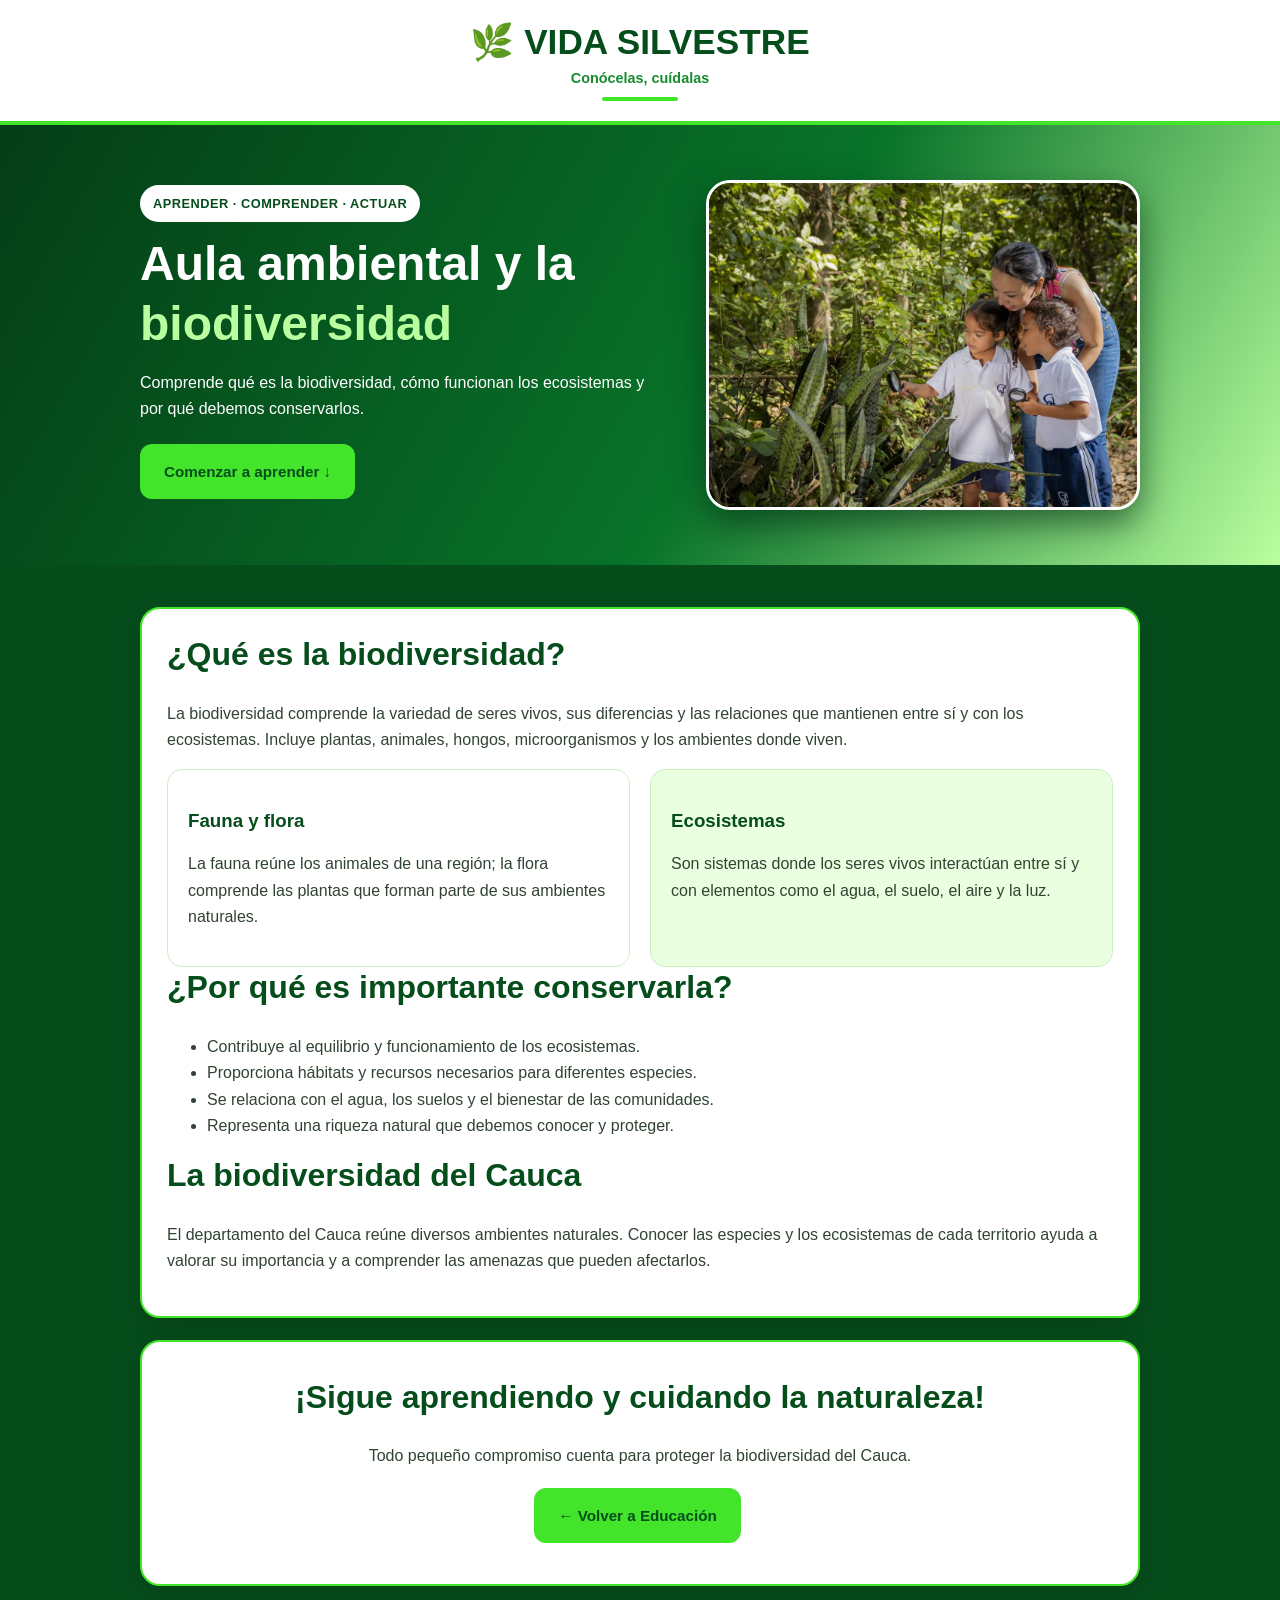
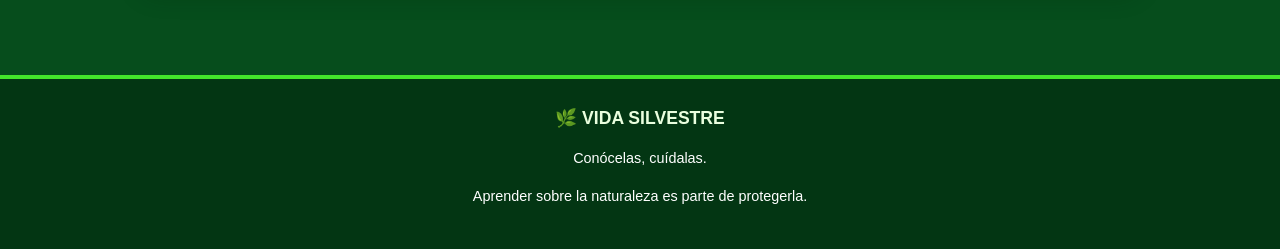
<file: detalle-educacion.html>
<!DOCTYPE html>
<html lang="es">
<head>
<meta charset="UTF-8">
<meta name="viewport" content="width=device-width, initial-scale=1.0">
<meta name="description" content="Recursos interactivos para aprender sobre biodiversidad y educación ambiental.">
<title>Aprende y participa | Vida Silvestre</title>

<style>
:root {
  --verde: #168b2f;
  --verde-oscuro: #064d1c;
  --verde-brillante: #43e52b;
  --verde-claro: #eaffdf;
  --blanco: #ffffff;
  --texto: #314332;
  --borde: #c9f0bd;
}

* { box-sizing: border-box; }
html { scroll-behavior: smooth; }

body {
  margin: 0;
  background: var(--verde-oscuro);
  color: var(--texto);
  font-family: Arial, Helvetica, sans-serif;
  line-height: 1.65;
}

a { color: inherit; }
.contenedor { width: min(1000px, 92%); margin: auto; }

header {
  background: #ffffff;
  border-bottom: 4px solid var(--verde-brillante);
  text-align: center;
}

.barra {
  min-height: 100px;
  display: flex;
  align-items: center;
  justify-content: center;
  padding: 20px 0;
}

.logo {
  color: var(--verde-oscuro);
  text-decoration: none;
  font-weight: 900;
  font-size: clamp(1.5rem, 4vw, 2.2rem);
  text-align: center;
  line-height: 1.25;
}

.logo small {
  display: block;
  color: var(--verde);
  font-weight: 700;
  font-size: .9rem;
  margin-top: 5px;
}

.marca-linea {
  display: block;
  width: 76px;
  height: 4px;
  background: var(--verde-brillante);
  border-radius: 10px;
  margin: 10px auto 0;
}

nav, .migas { display: none; }

/* PORTADA VERDE CON IMAGEN AL LADO DEL TÍTULO */
.portada {
  padding: 55px 0;
  background: linear-gradient(120deg, #043d16 0%, #087329 58%, #baff9f 100%);
}

.portada-contenido {
  display: grid;
  grid-template-columns: 1.1fr .9fr;
  gap: 35px;
  align-items: center;
}

.etiqueta {
  display: inline-block;
  padding: 8px 13px;
  border-radius: 30px;
  background: #ffffff;
  color: var(--verde-oscuro);
  font-weight: 800;
  font-size: .8rem;
  letter-spacing: .5px;
}

h1, h2, h3 { line-height: 1.25; }

h1 {
  color: #ffffff;
  font-size: clamp(2rem, 5vw, 3rem);
  margin: 12px 0;
}

h1 span { color: #baff9f; }

.portada p {
  color: #ffffff;
  font-size: 1rem;
}

/* IMAGEN DINÁMICA JUNTO AL TÍTULO */
.portada-imagen {
  width: 100%;
  min-width: 0;
}

.portada-imagen img {
  display: block;
  width: 100%;
  height: 330px;
  object-fit: cover;
  object-position: center;
  border: 3px solid #ffffff;
  border-radius: 24px;
  box-shadow: 0 14px 35px #002b12a6;
}

section {
  padding: 42px 0;
  background: var(--verde-oscuro);
}

h2 {
  color: var(--verde-oscuro);
  font-size: clamp(1.5rem, 4vw, 2rem);
}

.panel {
  background: #ffffff;
  color: var(--texto);
  border: 2px solid var(--verde-brillante);
  border-radius: 20px;
  padding: 25px;
  margin-bottom: 22px;
  box-shadow: 0 8px 24px #001e0c40;
}

.panel h2 { margin-top: 0; }

.panel h3 { color: var(--verde-oscuro); }

.dos-columnas {
  display: grid;
  grid-template-columns: 1fr 1fr;
  gap: 20px;
}

.suave, .lila {
  padding: 20px;
  border-radius: 15px;
  color: var(--texto);
}

.suave {
  background: #ffffff;
  border: 1px solid var(--borde);
}

.lila {
  background: var(--verde-claro);
  border: 1px solid var(--borde);
}

.boton {
  display: inline-block;
  background: var(--verde-brillante);
  color: var(--verde-oscuro);
  border: 2px solid var(--verde-brillante);
  border-radius: 12px;
  padding: 13px 22px;
  margin: 6px 5px 6px 0;
  font-weight: 800;
  text-decoration: none;
  cursor: pointer;
  font-size: .95rem;
  transition: .2s;
}

.boton:hover {
  background: #ffffff;
  border-color: #ffffff;
  color: var(--verde-oscuro);
  transform: translateY(-2px);
}

.secundario {
  background: var(--verde-claro);
  border-color: var(--borde);
  color: var(--verde-oscuro);
}

.secundario:hover {
  background: #ffffff;
  border-color: var(--verde-brillante);
}

.concepto {
  border-bottom: 1px solid var(--borde);
  padding: 14px 0;
}

.concepto h3 {
  color: var(--verde-oscuro);
  margin: 0 0 5px;
}

.buscador {
  width: 100%;
  padding: 13px;
  border: 1px solid #bde9ad;
  border-radius: 12px;
  font-size: 1rem;
  margin: 5px 0 15px;
  font-family: inherit;
}

.buscador:focus {
  outline: 2px solid var(--verde-brillante);
}

.pregunta {
  border: 1px solid var(--borde);
  padding: 18px;
  border-radius: 15px;
  margin: 16px 0;
  background: #ffffff;
}

.pregunta h3 {
  color: var(--verde-oscuro);
  font-size: 1.05rem;
  margin-top: 0;
}

.opcion {
  display: block;
  padding: 9px 12px;
  margin: 8px 0;
  border: 1px solid var(--borde);
  border-radius: 10px;
  cursor: pointer;
}

.opcion:hover { background: var(--verde-claro); }
.opcion input { margin-right: 8px; accent-color: var(--verde); }

.explicacion {
  font-weight: 600;
  color: var(--verde-oscuro);
}

.resultado {
  font-weight: 800;
  color: var(--verde-oscuro);
}

.compromiso {
  display: block;
  background: #ffffff;
  border: 1px solid var(--borde);
  padding: 14px;
  border-radius: 12px;
  margin: 10px 0;
  cursor: pointer;
}

.compromiso:hover {
  background: var(--verde-claro);
  border-color: var(--verde-brillante);
}

.compromiso input { margin-right: 9px; accent-color: var(--verde); }

.fuente { font-size: .9rem; }
.fuente a { color: var(--verde-oscuro); overflow-wrap: anywhere; }

.nota {
  border-left: 5px solid var(--verde-brillante);
  background: var(--verde-claro);
  color: var(--texto);
  padding: 15px;
  border-radius: 9px;
}

/* BLOQUE FINAL */
.volver-inicio {
  text-align: center;
  background: #ffffff;
  border: 2px solid var(--verde-brillante);
  padding: 35px 25px;
}

.volver-inicio h2 { color: var(--verde-oscuro); }

.volver-inicio p {
  max-width: 700px;
  margin: 0 auto 12px;
}

footer {
  background: #033613;
  border-top: 4px solid var(--verde-brillante);
  color: #ffffff;
  text-align: center;
  padding: 25px 0;
  margin-top: 25px;
  font-size: .9rem;
}

footer strong {
  color: var(--verde-claro);
  font-size: 1.1rem;
}

[hidden] { display: none !important; }

button:focus-visible,
a:focus-visible,
input:focus-visible,
textarea:focus-visible {
  outline: 3px solid var(--verde-brillante);
  outline-offset: 3px;
}

@media (max-width: 700px) {
  .portada-contenido,
  .dos-columnas {
    grid-template-columns: 1fr;
  }

  .portada-imagen img { height: 260px; }
  .panel { padding: 19px; }
  .barra { min-height: 90px; }
  .volver-inicio { padding: 28px 18px; }
}
</style>
</head>

<body>

<header>
  <div class="contenedor barra">
    <a class="logo" href="educacion.html" aria-label="Vida Silvestre">
      🌿 VIDA SILVESTRE
      <small>Conócelas, cuídalas</small>
      <span class="marca-linea"></span>
    </a>
  </div>
</header>

<main>

  <section class="portada">
    <div class="contenedor portada-contenido">

      <div>
        <span class="etiqueta">APRENDER · COMPRENDER · ACTUAR</span>

        <h1 id="titulo">
          Aula ambiental y la <span>biodiversidad</span>
        </h1>

        <p id="intro">
          Comprende qué es la biodiversidad, cómo funcionan los ecosistemas
          y por qué debemos conservarlos.
        </p>

        <a class="boton" href="#contenido">Comenzar a aprender ↓</a>
      </div>

      <div class="portada-imagen">
        <img id="imagenTema"
             src="imagenes/educacion-aula.jpg"
             alt="Aula ambiental y biodiversidad"
             onerror="this.onerror=null; this.src='imagenes/educacion-portada.jpg';">
      </div>

    </div>
  </section>

  <section id="contenido">
    <div class="contenedor">

      <article class="panel" id="panelAula" hidden>
        <h2>¿Qué es la biodiversidad?</h2>
        <p>
          La biodiversidad comprende la variedad de seres vivos, sus
          diferencias y las relaciones que mantienen entre sí y con los
          ecosistemas. Incluye plantas, animales, hongos, microorganismos
          y los ambientes donde viven.
        </p>

        <div class="dos-columnas">
          <div class="suave">
            <h3>Fauna y flora</h3>
            <p>La fauna reúne los animales de una región; la flora comprende las plantas que forman parte de sus ambientes naturales.</p>
          </div>

          <div class="lila">
            <h3>Ecosistemas</h3>
            <p>Son sistemas donde los seres vivos interactúan entre sí y con elementos como el agua, el suelo, el aire y la luz.</p>
          </div>
        </div>

        <h2>¿Por qué es importante conservarla?</h2>
        <ul>
          <li>Contribuye al equilibrio y funcionamiento de los ecosistemas.</li>
          <li>Proporciona hábitats y recursos necesarios para diferentes especies.</li>
          <li>Se relaciona con el agua, los suelos y el bienestar de las comunidades.</li>
          <li>Representa una riqueza natural que debemos conocer y proteger.</li>
        </ul>

        <h2>La biodiversidad del Cauca</h2>
        <p>
          El departamento del Cauca reúne diversos ambientes naturales.
          Conocer las especies y los ecosistemas de cada territorio ayuda
          a valorar su importancia y a comprender las amenazas que pueden afectarlos.
        </p>
      </article>

      <article class="panel" id="panelGlosario" hidden>
        <h2>Glosario ambiental</h2>
        <p>Busca una palabra para consultar su significado.</p>
        <input class="buscador" id="buscarConcepto" type="search"
               placeholder="Ejemplo: hábitat" aria-label="Buscar concepto">
        <div id="listaConceptos"></div>
        <p id="sinConceptos" hidden>No encontramos conceptos con esa búsqueda. Prueba con otra palabra.</p>
      </article>

      <article class="panel" id="panelReto" hidden>
        <h2>🧠 Reto de conocimientos ambientales</h2>
        <p>Responde las diez preguntas y revisa la explicación de cada respuesta.</p>
        <form id="formQuiz"></form>
        <button class="boton" id="calificar" type="button">Calificar mis respuestas</button>
        <button class="boton secundario" id="reiniciarQuiz" type="button">Volver a intentarlo</button>
        <p id="resultadoQuiz" class="resultado" aria-live="polite"></p>
      </article>

      <article class="panel" id="panelCompromiso" hidden>
        <h2>🌱 Mi compromiso con la naturaleza</h2>
        <p>
          Selecciona las acciones que te comprometes a practicar.
          Esta selección funciona en esta página y no se envía a ningún servidor.
        </p>
        <div id="listaCompromisos"></div>
        <button class="boton" id="resumirCompromiso" type="button">Ver mi compromiso</button>
        <button class="boton secundario" id="limpiarCompromiso" type="button">Limpiar selección</button>
        <div class="suave" id="resultadoCompromiso" aria-live="polite" hidden></div>
      </article>

      <article class="panel" id="panelBiblioteca" hidden>
        <h2>Biblioteca ambiental</h2>
        <p>
          Consulta estas instituciones para ampliar la información.
          Sus sitios pueden ofrecer publicaciones, orientaciones y materiales
          que conviene revisar según el tema de interés.
        </p>
        <ul class="fuente">
          <li><strong>Ministerio de Ambiente y Desarrollo Sostenible.</strong> <a href="https://www.minambiente.gov.co/" target="_blank" rel="noopener noreferrer">Visitar sitio oficial</a></li>
          <li><strong>Parques Nacionales Naturales de Colombia.</strong> <a href="https://www.parquesnacionales.gov.co/" target="_blank" rel="noopener noreferrer">Visitar sitio oficial</a></li>
          <li><strong>Instituto de Hidrología, Meteorología y Estudios Ambientales (IDEAM).</strong> <a href="https://www.ideam.gov.co/" target="_blank" rel="noopener noreferrer">Visitar sitio oficial</a></li>
          <li><strong>Instituto de Investigación de Recursos Biológicos Alexander von Humboldt.</strong> <a href="https://www.humboldt.org.co/" target="_blank" rel="noopener noreferrer">Visitar sitio oficial</a></li>
        </ul>
        <div class="nota">
          <strong>Recomendación:</strong> verifica la fecha, la autoría y la procedencia de los materiales antes de utilizarlos o compartirlos.
        </div>
      </article>

      <article class="panel" id="panelActividad" hidden>
        <h2>🔎 Aprender en mi entorno</h2>
        <p>
          Realiza esta actividad de observación sin capturar animales ni
          retirar plantas de su ambiente. Puedes hacerla desde un patio,
          jardín, camino seguro o espacio verde.
        </p>
        <ol>
          <li>Observa el lugar durante unos minutos sin alterar el entorno.</li>
          <li>Identifica elementos naturales: plantas, aves, insectos, agua, suelo o árboles.</li>
          <li>Describe qué seres vivos observaste y qué podrían necesitar para vivir.</li>
          <li>Reconoce una posible amenaza, como residuos o deterioro de la vegetación, si la hay.</li>
          <li>Escribe una acción sencilla que ayudaría a cuidar ese lugar.</li>
        </ol>
        <label for="reflexion"><strong>Mi observación y aprendizaje:</strong></label>
        <textarea id="reflexion" class="buscador" rows="5" placeholder="Escribe aquí lo que observaste y una acción para cuidar el entorno."></textarea>
        <button class="boton" id="verReflexion" type="button">Revisar mi reflexión</button>
        <p id="resultadoReflexion" class="resultado" aria-live="polite"></p>
        <p class="fuente">La reflexión permanece en esta página; no se guarda ni se envía a otras personas.</p>

        <!-- FORMULARIO DE OPINIÓN SOBRE VIDA SILVESTRE -->
        <div class="suave" id="opinionPlataforma">
          <h2>💚 Tu opinión sobre Vida Silvestre</h2>
          <p>Queremos conocer tu experiencia al explorar la plataforma.</p>

          <form action="https://formsubmit.co/angiecarolinajm@gmail.com" method="post">
            <input type="hidden" name="_subject" value="Opinión sobre la plataforma Vida Silvestre">
            <input type="hidden" name="_template" value="table">

            <label for="zonaOpinion"><strong>¿En qué zona vives?</strong></label>
            <select class="buscador" id="zonaOpinion" name="Zona donde vive" required>
              <option value="">Selecciona una opción</option>
              <option value="Zona urbana">Zona urbana</option>
              <option value="Zona rural">Zona rural</option>
            </select>

            <label for="edadOpinion"><strong>¿Qué edad tienes?</strong></label>
            <select class="buscador" id="edadOpinion" name="Edad" required>
              <option value="">Selecciona tu rango de edad</option>
              <option value="Menos de 18 años">Menos de 18 años</option>
              <option value="18 a 25 años">18 a 25 años</option>
              <option value="26 a 40 años">26 a 40 años</option>
              <option value="41 a 59 años">41 a 59 años</option>
              <option value="60 años o más">60 años o más</option>
            </select>

            <label for="gustoOpinion"><strong>¿Te gustó la plataforma Vida Silvestre?</strong></label>
            <select class="buscador" id="gustoOpinion" name="¿Te gustó la plataforma Vida Silvestre?" required>
              <option value="">Selecciona tu respuesta</option>
              <option value="Sí, me gustó mucho">Sí, me gustó mucho</option>
              <option value="Sí, me gustó">Sí, me gustó</option>
              <option value="Más o menos">Más o menos</option>
              <option value="No me gustó">No me gustó</option>
            </select>

            <label for="aprendizajeOpinion"><strong>¿Qué aprendiste al explorar la plataforma?</strong></label>
            <textarea class="buscador" id="aprendizajeOpinion" name="¿Qué aprendiste al explorar la plataforma?" rows="4" placeholder="Escribe aquí lo que aprendiste..." required></textarea>

            <button class="boton" type="submit">Enviar mi opinión ✓</button>
          </form>
        </div>
      </article>

      <div class="panel volver-inicio">
        <h2>¡Sigue aprendiendo y cuidando la naturaleza!</h2>
        <p>Todo pequeño compromiso cuenta para proteger la biodiversidad del Cauca.</p>
        <a class="boton" href="educacion.html">← Volver a Educación</a>
      </div>

    </div>
  </section>

</main>

<footer>
  <div class="contenedor">
    <strong>🌿 VIDA SILVESTRE</strong>
    <p>Conócelas, cuídalas.</p>
    <p>Aprender sobre la naturaleza es parte de protegerla.</p>
  </div>
</footer>

<script>
const secciones = {
  aula: {
    titulo: "Aula ambiental",
    intro: "Comprende qué es la biodiversidad, cómo funcionan los ecosistemas y por qué debemos conservarlos.",
    imagen: "imagenes/educacion-aula.jpg",
    panel: "panelAula"
  },
  glosario: {
    titulo: "Conceptos clave",
    intro: "Consulta definiciones sencillas para comprender el lenguaje de la conservación ambiental.",
    imagen: "imagenes/educacion-glosario.jpg",
    panel: "panelGlosario"
  },
  reto: {
    titulo: "Reto de conocimientos",
    intro: "Pon a prueba tus conocimientos sobre biodiversidad y aprende con las explicaciones de cada respuesta.",
    imagen: "imagenes/educacion-reto.jpg",
    panel: "panelReto"
  },
  compromiso: {
    titulo: "Mi compromiso ambiental",
    intro: "Elige acciones que puedes poner en práctica para contribuir al cuidado de la naturaleza.",
    imagen: "imagenes/educacion-compromiso.jpg",
    panel: "panelCompromiso"
  },
  biblioteca: {
    titulo: "Biblioteca ambiental",
    intro: "Encuentra instituciones confiables para ampliar tus conocimientos sobre biodiversidad y conservación.",
    imagen: "imagenes/educacion-biblioteca.jpg",
    panel: "panelBiblioteca"
  },
  actividad: {
    titulo: "Aprender en mi entorno",
    intro: "Observa la naturaleza que te rodea, reflexiona sobre su importancia y propón una acción de cuidado.",
    imagen: "imagenes/educacion-actividad.jpg",
    panel: "panelActividad"
  }
};

const conceptos = [
  ["Biodiversidad", "Variedad de seres vivos, su diversidad y las relaciones que mantienen en los ecosistemas."],
  ["Conservación", "Acciones y medidas orientadas a proteger la naturaleza, las especies y sus hábitats."],
  ["Ecosistema", "Conjunto de seres vivos y elementos del ambiente que interactúan en un lugar."],
  ["Especie nativa", "Especie que forma parte de manera natural de una región o ecosistema."],
  ["Especie amenazada", "Especie que enfrenta un riesgo de desaparición, de acuerdo con evaluaciones y criterios especializados."],
  ["Fauna", "Conjunto de animales presentes en una región o ambiente."],
  ["Flora", "Conjunto de plantas presentes en una región o ambiente."],
  ["Hábitat", "Lugar y conjunto de condiciones donde vive un organismo."],
  ["Contaminación", "Introducción o presencia de agentes que pueden causar efectos perjudiciales en el ambiente."],
  ["Deforestación", "Eliminación o pérdida de cobertura forestal."],
  ["Fuente hídrica", "Lugar o sistema natural del que proviene o por el que circula el agua, como ríos, quebradas y nacimientos."],
  ["Restauración ecológica", "Proceso orientado a apoyar la recuperación de un ecosistema degradado, dañado o destruido."],
  ["Residuos sólidos", "Materiales descartados después de su uso, que deben manejarse de acuerdo con su tipo y las normas aplicables."],
  ["Educación ambiental", "Proceso de aprendizaje que ayuda a comprender el ambiente y a desarrollar conocimientos y prácticas responsables."]
];

const compromisos = [
  "Ahorrar agua y evitar su contaminación.",
  "Separar y disponer adecuadamente los residuos.",
  "Reducir el uso innecesario de productos desechables.",
  "No provocar quemas ni dejar fuego sin supervisión.",
  "Respetar los animales silvestres y no capturarlos.",
  "Proteger la vegetación y los hábitats naturales.",
  "Compartir información ambiental de fuentes confiables.",
  "Participar en actividades responsables de cuidado ambiental."
];

const preguntas = [
  ["¿Qué comprende la biodiversidad?", ["Solo los animales", "La variedad de seres vivos y sus relaciones con los ecosistemas", "Únicamente los árboles"], 1, "La biodiversidad comprende distintos seres vivos y sus relaciones con los ambientes."],
  ["¿Qué es un hábitat?", ["El lugar y las condiciones donde vive un organismo", "Una clase de residuo", "Un tipo de contaminación"], 0, "El hábitat ofrece condiciones y recursos para la vida de un organismo."],
  ["¿Qué acción ayuda a proteger las fuentes hídricas?", ["Arrojar basura al agua", "Verter aceite por el desagüe", "Evitar residuos y vertimientos contaminantes"], 2, "Prevenir la contaminación ayuda a proteger las fuentes hídricas."],
  ["¿Qué debemos hacer ante un incendio forestal?", ["Acercarnos a las llamas", "Alejarnos y avisar a los servicios competentes", "Ignorarlo"], 1, "La seguridad es prioritaria; se debe informar a las autoridades o servicios de emergencia."],
  ["¿Qué significa conservar la biodiversidad?", ["Proteger especies, hábitats y procesos ecológicos", "Capturar animales silvestres", "Eliminar toda vegetación"], 0, "La conservación busca proteger la naturaleza y los procesos que la sostienen."],
  ["¿Qué práctica ayuda a manejar mejor los residuos?", ["Arrojarlos al bosque", "Quemarlos siempre", "Reducir, separar y disponerlos adecuadamente"], 2, "El manejo responsable ayuda a prevenir la contaminación."],
  ["¿Por qué es importante la vegetación nativa?", ["No tiene función ecológica", "Puede brindar hábitat y contribuir al funcionamiento del ecosistema", "Solo sirve para decoración"], 1, "La vegetación nativa puede sostener numerosas relaciones ecológicas."],
  ["¿Cómo debemos tratar a los animales silvestres?", ["Observarlos sin perseguirlos ni capturarlos", "Llevarlos a casa", "Alimentarlos con cualquier producto"], 0, "La observación responsable evita perturbar a los animales."],
  ["¿Qué debemos hacer antes de compartir información ambiental?", ["Inventar los datos que falten", "Publicarla sin leerla", "Verificar su procedencia y confiabilidad"], 2, "La verificación ayuda a divulgar información precisa."],
  ["¿Quién puede contribuir a la conservación?", ["Solo las instituciones", "Las personas, comunidades e instituciones desde sus responsabilidades", "Nadie fuera de los científicos"], 1, "Distintos actores pueden contribuir mediante acciones apropiadas."]
];

/* CARGAR EL TEMA Y SU IMAGEN */
const parametro = new URLSearchParams(window.location.search).get("tema") || "aula";
const seccion = secciones[parametro] || secciones.aula;

document.title = seccion.titulo + " | Vida Silvestre";

document.getElementById("titulo").innerHTML =
  seccion.titulo + ' y la <span>biodiversidad</span>';

document.getElementById("intro").textContent = seccion.intro;

const imagen = document.getElementById("imagenTema");
imagen.src = seccion.imagen;
imagen.alt = seccion.titulo + " y biodiversidad";
imagen.onerror = function () {
  this.onerror = null;
  this.src = "imagenes/educacion-portada.jpg";
};

document.getElementById(seccion.panel).hidden = false;

/* GLOSARIO */
const listaConceptos = document.getElementById("listaConceptos");
const buscarConcepto = document.getElementById("buscarConcepto");
const sinConceptos = document.getElementById("sinConceptos");

function mostrarConceptos(filtro = "") {
  if (!listaConceptos) return;

  listaConceptos.innerHTML = "";

  const encontrados = conceptos.filter(([nombre, definicion]) =>
    (nombre + " " + definicion).toLowerCase().includes(filtro.toLowerCase())
  );

  encontrados.forEach(([nombre, definicion]) => {
    const caja = document.createElement("article");
    caja.className = "concepto";

    const titulo = document.createElement("h3");
    titulo.textContent = nombre;

    const texto = document.createElement("p");
    texto.textContent = definicion;

    caja.append(titulo, texto);
    listaConceptos.appendChild(caja);
  });

  sinConceptos.hidden = encontrados.length > 0;
}

if (buscarConcepto) {
  buscarConcepto.addEventListener("input", () => mostrarConceptos(buscarConcepto.value));
  mostrarConceptos();
}

/* CUESTIONARIO */
const formQuiz = document.getElementById("formQuiz");
const resultadoQuiz = document.getElementById("resultadoQuiz");

function crearQuiz() {
  if (!formQuiz) return;

  formQuiz.innerHTML = "";
  resultadoQuiz.textContent = "";

  preguntas.forEach((pregunta, i) => {
    const caja = document.createElement("fieldset");
    caja.className = "pregunta";

    const titulo = document.createElement("h3");
    titulo.textContent = (i + 1) + ". " + pregunta[0];
    caja.appendChild(titulo);

    pregunta[1].forEach((opcion, j) => {
      const label = document.createElement("label");
      label.className = "opcion";

      const input = document.createElement("input");
      input.type = "radio";
      input.name = "pregunta" + i;
      input.value = j;
      input.required = true;

      label.append(input, document.createTextNode(opcion));
      caja.appendChild(label);
    });

    formQuiz.appendChild(caja);
  });
}

const calificar = document.getElementById("calificar");

if (calificar) {
  calificar.addEventListener("click", () => {
    let puntaje = 0;
    let respondidas = 0;

    preguntas.forEach((pregunta, i) => {
      const caja = formQuiz.children[i];
      const elegida = formQuiz.querySelector(
        'input[name="pregunta' + i + '"]:checked'
      );

      const anterior = caja.querySelector(".explicacion");
      if (anterior) anterior.remove();

      const explicacion = document.createElement("p");
      explicacion.className = "explicacion";

      if (!elegida) {
        explicacion.textContent = "Pregunta pendiente. " + pregunta[3];
      } else {
        respondidas++;

        if (Number(elegida.value) === pregunta[2]) {
          puntaje++;
          explicacion.textContent = "¡Correcto! " + pregunta[3];
        } else {
          explicacion.textContent = "Respuesta incorrecta. " + pregunta[3];
        }
      }

      caja.appendChild(explicacion);
    });

    if (respondidas < preguntas.length) {
      resultadoQuiz.textContent =
        "Has respondido " + respondidas + " de " + preguntas.length +
        ". Completa las preguntas pendientes para obtener tu resultado final.";
    } else {
      resultadoQuiz.textContent =
        "Tu resultado es " + puntaje + " de " + preguntas.length +
        " respuestas correctas. " +
        (puntaje === preguntas.length
          ? "¡Excelente! Dominas estos conceptos."
          : "Revisa las explicaciones y vuelve a intentarlo.");
    }
  });
}

const reiniciarQuiz = document.getElementById("reiniciarQuiz");
if (reiniciarQuiz) reiniciarQuiz.addEventListener("click", crearQuiz);
crearQuiz();

/* COMPROMISOS AMBIENTALES */
const listaCompromisos = document.getElementById("listaCompromisos");
const resultadoCompromiso = document.getElementById("resultadoCompromiso");

if (listaCompromisos) {
  compromisos.forEach((texto, i) => {
    const label = document.createElement("label");
    label.className = "compromiso";

    const input = document.createElement("input");
    input.type = "checkbox";
    input.value = i;
    input.name = "compromiso";

    label.append(input, document.createTextNode(texto));
    listaCompromisos.appendChild(label);
  });
}

const resumirCompromiso = document.getElementById("resumirCompromiso");

if (resumirCompromiso) {
  resumirCompromiso.addEventListener("click", () => {
    const elegidos = [...listaCompromisos.querySelectorAll("input:checked")];

    resultadoCompromiso.hidden = false;
    resultadoCompromiso.innerHTML = "";

    const titulo = document.createElement("h3");
    titulo.textContent = "Mi compromiso ambiental";
    resultadoCompromiso.appendChild(titulo);

    if (elegidos.length === 0) {
      const texto = document.createElement("p");
      texto.textContent = "Selecciona al menos una acción que puedas practicar.";
      resultadoCompromiso.appendChild(texto);
      return;
    }

    const introduccion = document.createElement("p");
    introduccion.textContent =
      "Me comprometo a contribuir al cuidado de la naturaleza mediante estas acciones:";
    resultadoCompromiso.appendChild(introduccion);

    const lista = document.createElement("ul");

    elegidos.forEach(input => {
      const li = document.createElement("li");
      li.textContent = compromisos[Number(input.value)];
      lista.appendChild(li);
    });

    resultadoCompromiso.appendChild(lista);
  });
}

const limpiarCompromiso = document.getElementById("limpiarCompromiso");

if (limpiarCompromiso) {
  limpiarCompromiso.addEventListener("click", () => {
    listaCompromisos.querySelectorAll("input").forEach(input => input.checked = false);
    resultadoCompromiso.hidden = true;
    resultadoCompromiso.innerHTML = "";
  });
}

/* ACTIVIDAD DE OBSERVACIÓN */
const verReflexion = document.getElementById("verReflexion");

if (verReflexion) {
  verReflexion.addEventListener("click", () => {
    const texto = document.getElementById("reflexion").value.trim();
    const resultado = document.getElementById("resultadoReflexion");

    if (texto.length < 10) {
      resultado.textContent =
        "Escribe un poco más sobre lo que observaste y una acción de cuidado.";
    } else {
      resultado.textContent =
        "¡Muy bien! Has registrado una observación y una reflexión sobre el cuidado del entorno. Recuerda respetar los seres vivos y sus hábitats.";
    }
  });
}
</script>

</body>
</html>
</file>
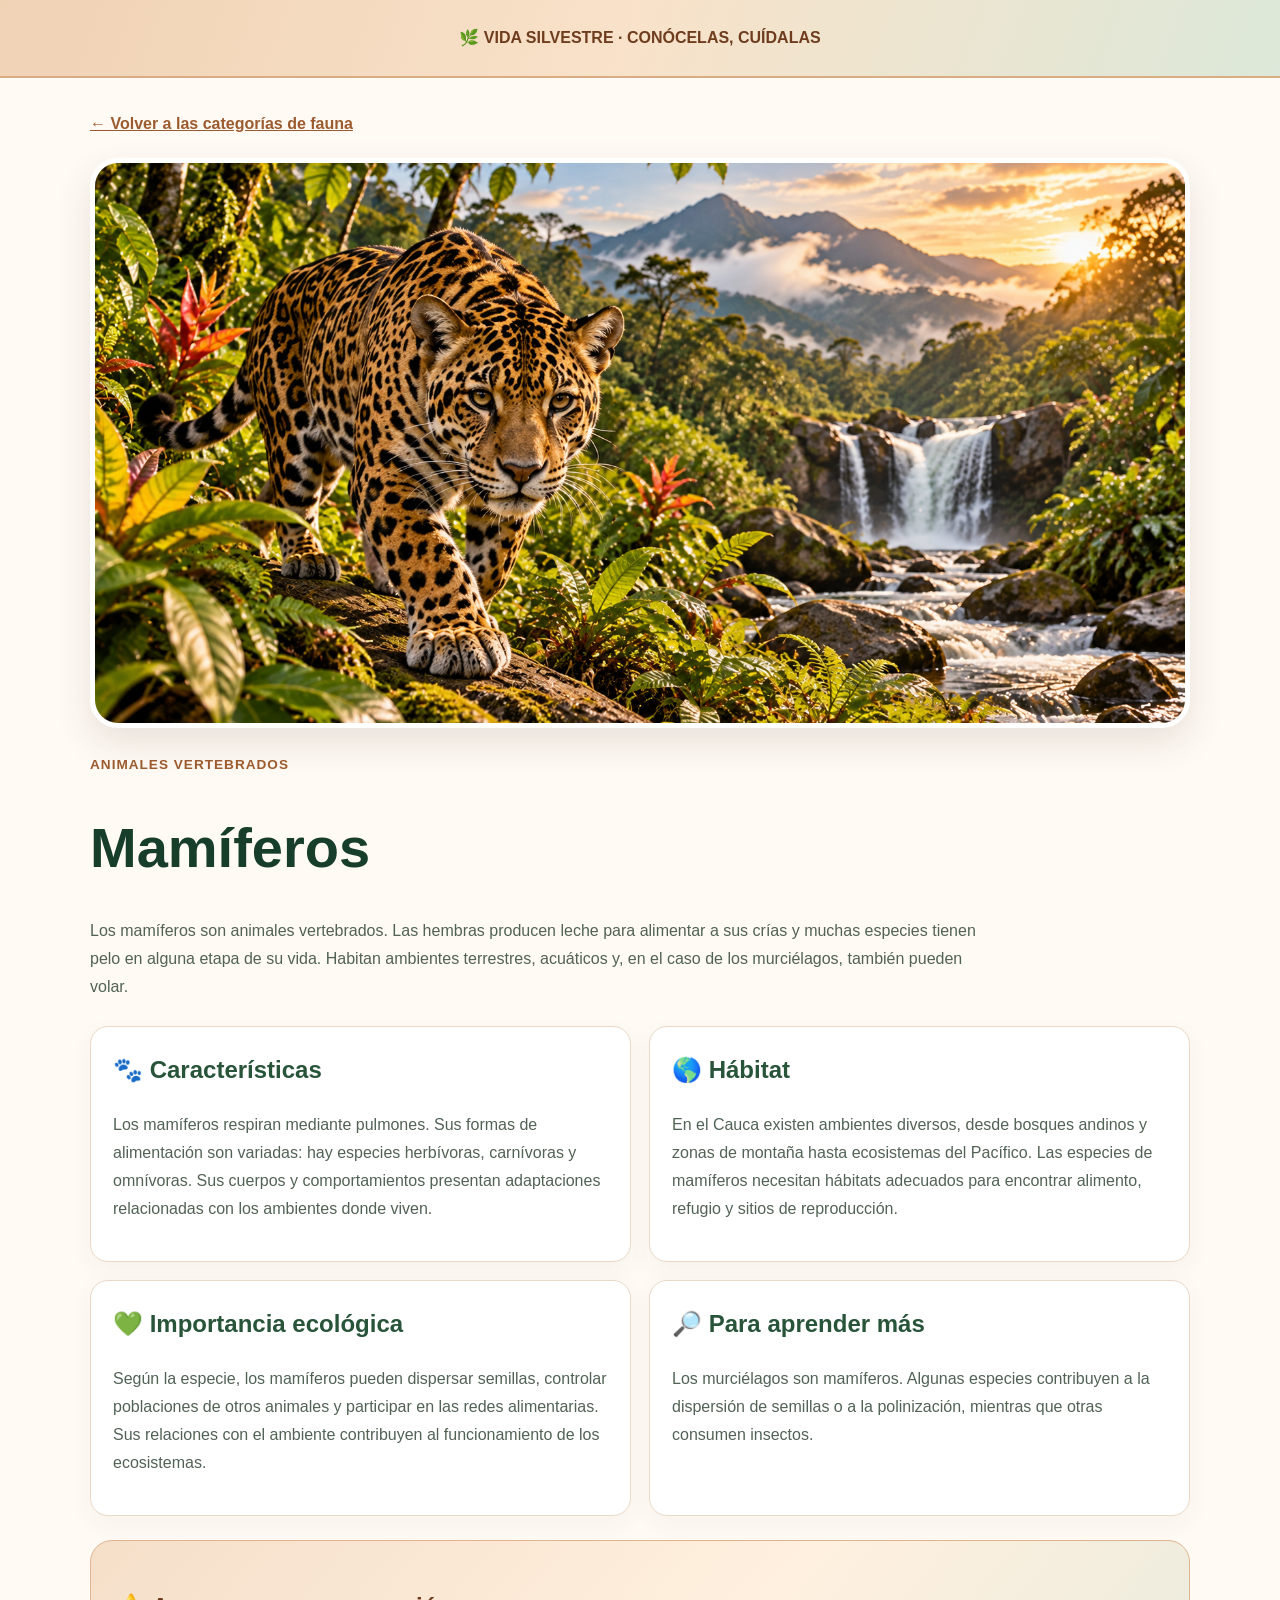
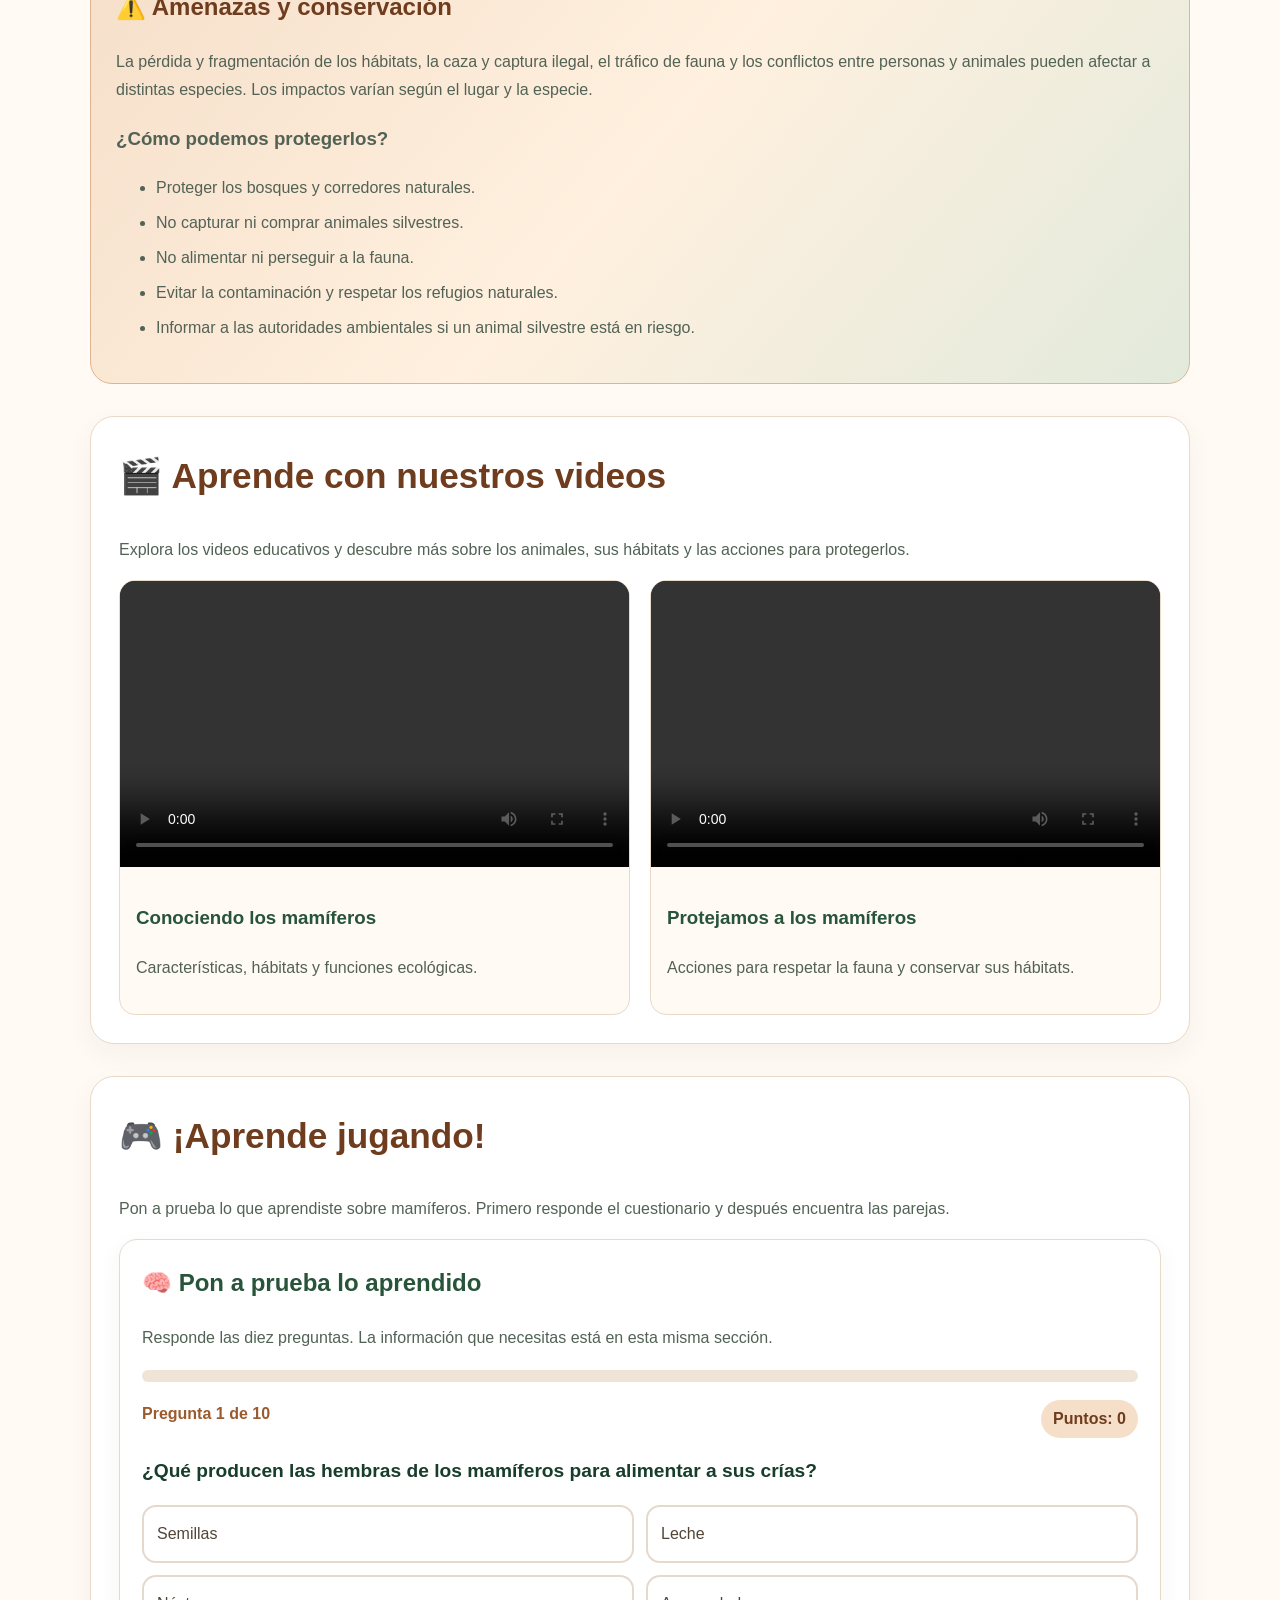
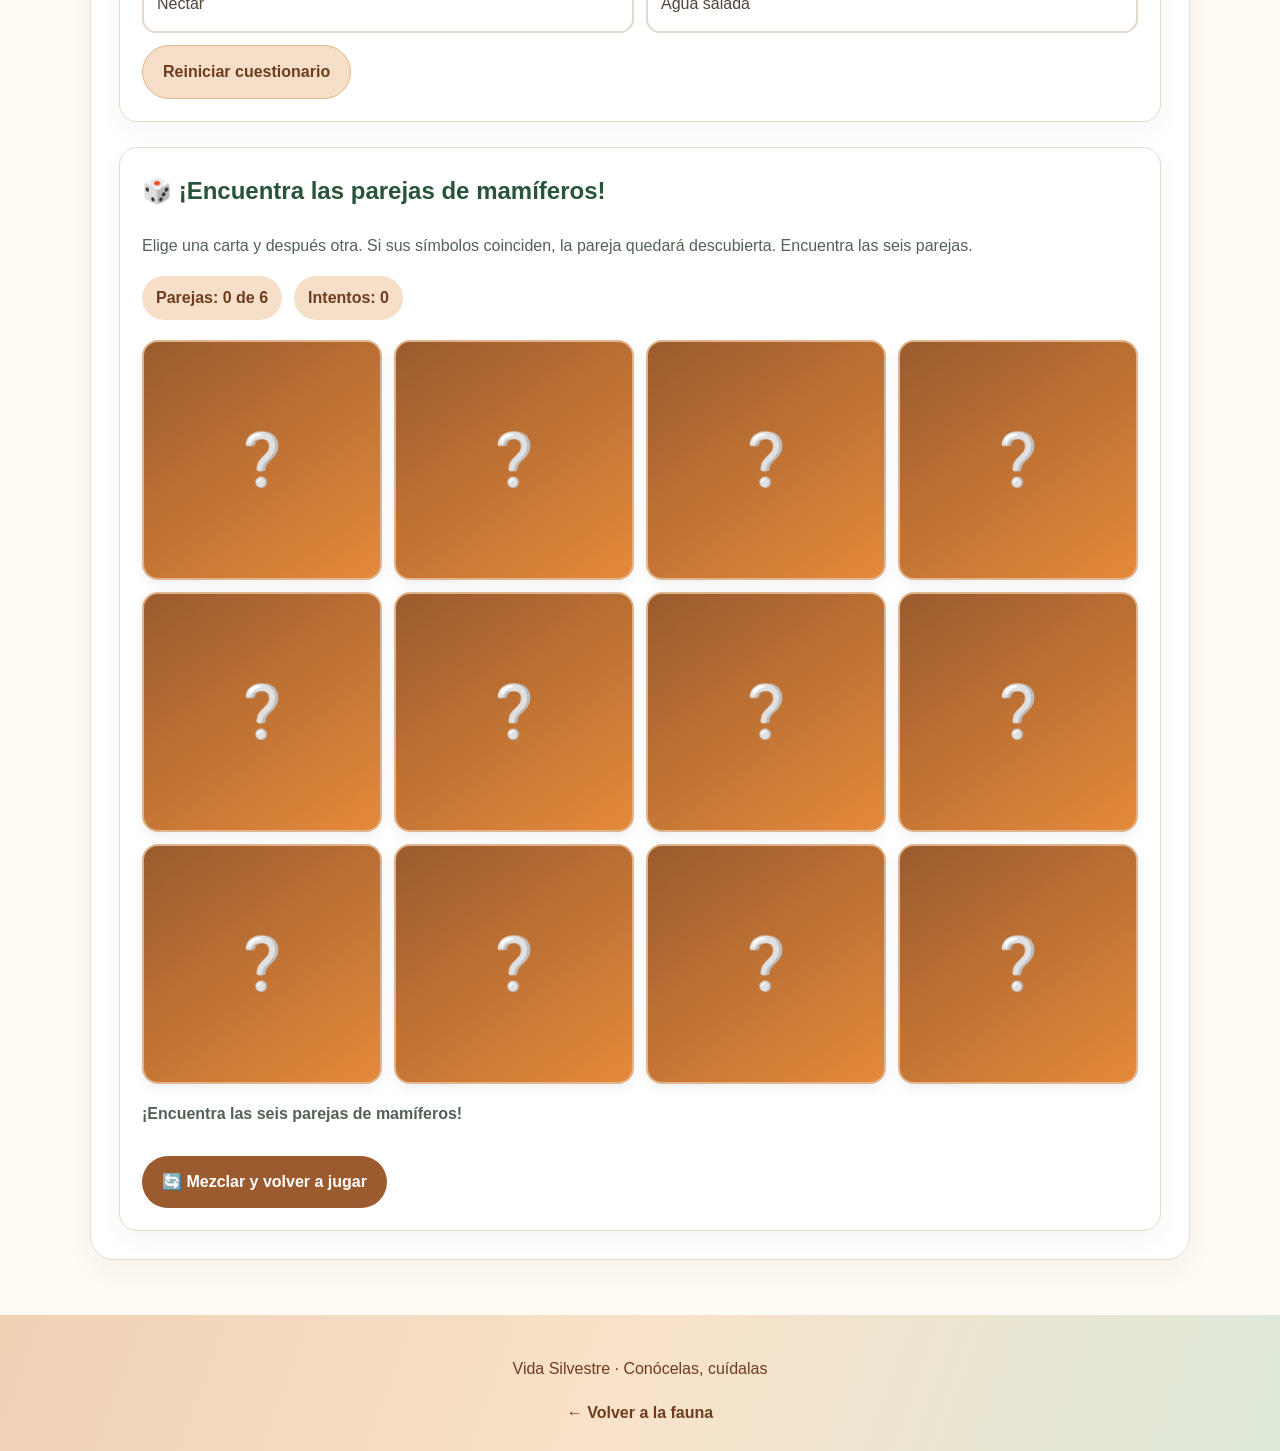
<file: detalle-fauna.html>
<!DOCTYPE html>
<html lang="es">
<head>
<meta charset="UTF-8">
<meta name="viewport" content="width=device-width, initial-scale=1.0">
<meta name="description" content="Información educativa sobre fauna, amenazas ambientales y conservación en el Cauca.">
<title>Detalle de fauna | Vida Silvestre Cauca</title>
<style>
:root {
  --verde: #28543a;
  --verde-oscuro: #173d2b;
  --texto: #526255;
  --cafe: #9b5b2e;
  --cafe-oscuro: #6f3c1e;
  --crema: #fff4e8;
  --naranja: #e58a3a;
}
* { box-sizing: border-box; }
html { scroll-behavior: smooth; }
body {
  margin: 0;
  background: #fffaf4;
  color: var(--texto);
  font: 16px/1.75 "Segoe UI", Arial, sans-serif;
}
.encabezado, .pie {
  padding: 24px 5%;
  text-align: center;
  color: var(--cafe-oscuro);
  background: linear-gradient(110deg, #f0d2b5, #f8e2c9, #dce8d9);
}
.encabezado { border-bottom: 2px solid #d9ad84; }
.encabezado a, .pie a {
  color: var(--cafe-oscuro);
  font-weight: 800;
  text-decoration: none;
}
.contenedor {
  width: min(1100px, 92%);
  margin: 32px auto 55px;
}
.regresar {
  display: inline-block;
  margin-bottom: 20px;
  color: var(--cafe);
  font-weight: 800;
}
.portada {
  overflow: hidden;
  margin: 0;
  border: 5px solid white;
  border-radius: 28px;
  background: #fff4e8;
  box-shadow: 0 15px 35px #503b2b20;
}
.portada img {
  display: block;
  width: 100%;
  height: clamp(300px, 45vw, 560px);
  object-fit: cover;
}
.etiqueta {
  display: inline-block;
  margin-top: 25px;
  color: var(--cafe);
  font-size: .85rem;
  font-weight: 800;
  letter-spacing: 1px;
  text-transform: uppercase;
}
h1 {
  color: var(--verde-oscuro);
  font-size: clamp(2rem, 5vw, 3.5rem);
  line-height: 1.15;
}
.introduccion { max-width: 900px; }
.rejilla {
  display: grid;
  grid-template-columns: repeat(2, minmax(0, 1fr));
  gap: 18px;
  margin-top: 25px;
}
.tarjeta {
  padding: 22px;
  border: 1px solid #e9d9c9;
  border-radius: 18px;
  background: white;
  box-shadow: 0 8px 25px #513b2e0c;
}
.tarjeta h2 {
  margin-top: 0;
  color: var(--verde);
}
.conservacion {
  margin-top: 24px;
  padding: 25px;
  border: 1px solid #dfb58f;
  border-radius: 22px;
  background: linear-gradient(130deg, #f5dfc9, #fff0df, #e2eadc);
}
.conservacion h2 { color: var(--cafe-oscuro); }
.conservacion li { margin-bottom: 7px; }
.seccion-extra {
  margin-top: 32px;
  padding: 28px;
  border: 1px solid #e9d9c9;
  border-radius: 24px;
  background: white;
  box-shadow: 0 10px 28px #50334d0c;
}
.seccion-extra > h2 {
  margin-top: 0;
  color: var(--cafe-oscuro);
  font-size: clamp(1.6rem, 3vw, 2.2rem);
}
.videos {
  display: grid;
  grid-template-columns: repeat(2, minmax(0, 1fr));
  gap: 20px;
}
.video-card {
  overflow: hidden;
  border: 1px solid #e9d9c9;
  border-radius: 16px;
  background: #fffaf4;
}
.video-card video {
  display: block;
  width: 100%;
  aspect-ratio: 16 / 9;
  background: #251b2c;
}
.video-contenido { padding: 16px; }
.video-contenido h3 { color: var(--verde); }
.progreso {
  height: 12px;
  margin: 18px 0;
  overflow: hidden;
  border-radius: 20px;
  background: #f0e4d7;
}
.progreso-barra {
  width: 0;
  height: 100%;
  border-radius: 20px;
  background: linear-gradient(90deg, #9b5b2e, #e58a3a);
  transition: width .3s ease;
}
.pregunta-cabecera {
  display: flex;
  flex-wrap: wrap;
  justify-content: space-between;
  gap: 10px;
  font-weight: 800;
}
.pregunta-numero { color: var(--cafe); }
.puntaje {
  padding: 5px 12px;
  border-radius: 30px;
  background: #f5dfc9;
  color: var(--cafe-oscuro);
}
.pregunta-texto {
  color: var(--verde-oscuro);
  font-size: 1.2rem;
  font-weight: 800;
  line-height: 1.5;
}
.opciones {
  display: grid;
  grid-template-columns: repeat(2, minmax(0, 1fr));
  gap: 12px;
}
.opcion {
  width: 100%;
  min-height: 58px;
  padding: 13px;
  border: 2px solid #e5d9ce;
  border-radius: 14px;
  background: white;
  color: #514538;
  font: inherit;
  line-height: 1.5;
  text-align: left;
  cursor: pointer;
}
.opcion:hover:not(:disabled) {
  border-color: #e58a3a;
  background: #fff4e8;
}
.opcion:disabled { cursor: default; }
.opcion.correcta {
  border-color: #4b9564;
  background: #e7f6e9;
  color: #205a32;
}
.opcion.incorrecta {
  border-color: #d66d7c;
  background: #fff0f1;
  color: #922d40;
}
.retroalimentacion {
  margin: 18px 0 10px;
  padding: 12px 15px;
  border-radius: 12px;
  background: #fff4e8;
}
.retroalimentacion:empty { display: none; }
.boton {
  margin: 12px 8px 0 0;
  padding: 12px 20px;
  border: 0;
  border-radius: 30px;
  background: var(--cafe);
  color: white;
  font: inherit;
  font-weight: 800;
  cursor: pointer;
}
.boton:hover { background: var(--cafe-oscuro); }
.boton.secundario {
  border: 1px solid #dfb58f;
  background: #f5dfc9;
  color: var(--cafe-oscuro);
}
.resultado {
  padding: 22px;
  border: 1px solid #dfb58f;
  border-radius: 18px;
  background: linear-gradient(130deg, #f5dfc9, #e2eadc);
  text-align: center;
}
.resultado h3 { color: var(--cafe-oscuro); }
.resultado-grande {
  color: var(--verde-oscuro);
  font-size: 2rem;
  font-weight: 900;
}
.estadisticas {
  display: flex;
  flex-wrap: wrap;
  gap: 12px;
  margin-top: 16px;
}
.estadisticas span {
  padding: 8px 14px;
  border-radius: 30px;
  background: #f5dfc9;
  color: var(--cafe-oscuro);
  font-weight: 800;
}
.tablero {
  display: grid;
  grid-template-columns: repeat(4, minmax(0, 1fr));
  gap: 12px;
  margin-top: 20px;
}
.carta {
  display: flex;
  align-items: center;
  justify-content: center;
  aspect-ratio: 1 / 1;
  min-width: 0;
  padding: 6px;
  border: 2px solid #dfb58f;
  border-radius: 16px;
  background: linear-gradient(145deg, #9b5b2e, #e58a3a);
  color: white;
  font-size: clamp(2rem, 5vw, 3.2rem);
  cursor: pointer;
  box-shadow: 0 5px 12px #50334d12;
  transition: transform .2s, background .2s;
}
.carta:hover:not(:disabled) { transform: translateY(-3px); }
.carta.revelada {
  background: #fffaf4;
  color: #6f3c1e;
}
.carta.encontrada {
  border-color: #80b38b;
  background: #e8f7eb;
  cursor: default;
}
.mensaje-juego { font-weight: 700; }
[hidden] { display: none !important; }
@media (max-width: 700px) {
  .rejilla, .videos, .opciones {
    grid-template-columns: 1fr;
  }
  .seccion-extra { padding: 20px; }
  .tablero {
    grid-template-columns: repeat(3, minmax(0, 1fr));
    gap: 9px;
  }
}
@media (prefers-reduced-motion: reduce) {
  *, *::before, *::after {
    scroll-behavior: auto !important;
    transition: none !important;
  }
}
</style>
</head>
<body>
<header class="encabezado">
  <a href="index.html">🌿 VIDA SILVESTRE · CONÓCELAS, CUÍDALAS</a>
</header>
<main class="contenedor">
  <a class="regresar" href="fauna.html#explorar-fauna">
    ← Volver a las categorías de fauna
  </a>
  <figure class="portada">
    <img id="imagen-animal" src="imagenes/mamiferogrande.jpg" alt="Animales de la categoría seleccionada">
  </figure>
  <span class="etiqueta" id="categoria-animal"></span>
  <h1 id="titulo-animal"></h1>
  <p class="introduccion" id="introduccion-animal"></p>
  <section class="rejilla">
    <article class="tarjeta">
      <h2>🐾 Características</h2>
      <p id="caracteristicas-animal"></p>
    </article>
    <article class="tarjeta">
      <h2>🌎 Hábitat</h2>
      <p id="habitat-animal"></p>
    </article>
    <article class="tarjeta">
      <h2>💚 Importancia ecológica</h2>
      <p id="importancia-animal"></p>
    </article>
    <article class="tarjeta">
      <h2>🔎 Para aprender más</h2>
      <p id="curiosidad-animal"></p>
    </article>
  </section>
  <section class="conservacion">
    <h2>⚠️ Amenazas y conservación</h2>
    <p id="amenazas-animal"></p>
    <h3>¿Cómo podemos protegerlos?</h3>
    <ul id="cuidados-animal"></ul>
  </section>
  <section class="seccion-extra">
    <h2>🎬 Aprende con nuestros videos</h2>
    <p>Explora los videos educativos y descubre más sobre los animales, sus hábitats y las acciones para protegerlos.</p>
    <div class="videos" id="videos"></div>
  </section>
  <section class="seccion-extra">
    <h2>🎮 ¡Aprende jugando!</h2>
    <p id="introduccion-juegos"></p>
    <article class="tarjeta">
      <h2>🧠 Pon a prueba lo aprendido</h2>
      <p>Responde las diez preguntas. La información que necesitas está en esta misma sección.</p>
      <div class="progreso" id="contenedor-progreso">
        <div class="progreso-barra" id="progreso-barra"></div>
      </div>
      <div id="zona-preguntas">
        <div class="pregunta-cabecera">
          <span class="pregunta-numero" id="pregunta-numero"></span>
          <span class="puntaje" id="puntaje"></span>
        </div>
        <p class="pregunta-texto" id="pregunta-texto"></p>
        <div class="opciones" id="opciones"></div>
        <p class="retroalimentacion" id="retroalimentacion" aria-live="polite"></p>
        <button class="boton" id="siguiente" hidden>Siguiente pregunta →</button>
        <button class="boton secundario" id="reiniciar-preguntas">Reiniciar cuestionario</button>
      </div>
      <div class="resultado" id="resultado" hidden>
        <h3>¡Terminaste el cuestionario!</h3>
        <p>Tu resultado:</p>
        <p class="resultado-grande" id="resultado-puntaje"></p>
        <p id="resultado-mensaje"></p>
        <button class="boton" id="volver-a-jugar">Volver a jugar</button>
      </div>
    </article>
    <article class="tarjeta" style="margin-top: 25px;">
      <h2 id="titulo-memoria">🎲 Encuentra las parejas</h2>
      <p id="instrucciones-memoria">Elige una carta y después otra. Si sus símbolos coinciden, la pareja quedará descubierta. Encuentra las seis parejas.</p>
      <div class="estadisticas">
        <span id="parejas">Parejas: 0 de 6</span>
        <span id="intentos">Intentos: 0</span>
      </div>
      <div class="tablero" id="tablero"></div>
      <p class="mensaje-juego" id="mensaje-memoria" aria-live="polite">¡Encuentra las seis parejas!</p>
      <button class="boton" id="reiniciar-memoria">🔄 Mezclar y volver a jugar</button>
    </article>
  </section>
</main>
<footer class="pie">
  <p>Vida Silvestre · Conócelas, cuídalas</p>
  <a href="fauna.html#explorar-fauna">← Volver a la fauna</a>
</footer>
<script>
const fauna = {
  mamiferos: {
    titulo: "Mamíferos",
    categoria: "Animales vertebrados",
    imagen: "imagenes/mamiferogrande.jpg",
    introduccion: "Los mamíferos son animales vertebrados. Las hembras producen leche para alimentar a sus crías y muchas especies tienen pelo en alguna etapa de su vida. Habitan ambientes terrestres, acuáticos y, en el caso de los murciélagos, también pueden volar.",
    caracteristicas: "Los mamíferos respiran mediante pulmones. Sus formas de alimentación son variadas: hay especies herbívoras, carnívoras y omnívoras. Sus cuerpos y comportamientos presentan adaptaciones relacionadas con los ambientes donde viven.",
    habitat: "En el Cauca existen ambientes diversos, desde bosques andinos y zonas de montaña hasta ecosistemas del Pacífico. Las especies de mamíferos necesitan hábitats adecuados para encontrar alimento, refugio y sitios de reproducción.",
    importancia: "Según la especie, los mamíferos pueden dispersar semillas, controlar poblaciones de otros animales y participar en las redes alimentarias. Sus relaciones con el ambiente contribuyen al funcionamiento de los ecosistemas.",
    curiosidad: "Los murciélagos son mamíferos. Algunas especies contribuyen a la dispersión de semillas o a la polinización, mientras que otras consumen insectos.",
    amenazas: "La pérdida y fragmentación de los hábitats, la caza y captura ilegal, el tráfico de fauna y los conflictos entre personas y animales pueden afectar a distintas especies. Los impactos varían según el lugar y la especie.",
    cuidados: ["Proteger los bosques y corredores naturales.", "No capturar ni comprar animales silvestres.", "No alimentar ni perseguir a la fauna.", "Evitar la contaminación y respetar los refugios naturales.", "Informar a las autoridades ambientales si un animal silvestre está en riesgo."],
    videos: [
      ["Conociendo los mamíferos", "Características, hábitats y funciones ecológicas.", "videos/mamiferos-1.mp4"],
      ["Protejamos a los mamíferos", "Acciones para respetar la fauna y conservar sus hábitats.", "videos/mamiferos-2.mp4"]
    ],
    simbolos: ["🐻", "🦊", "🐵", "🦁", "🐼", "🐯"],
    preguntas: [
      ["¿Qué producen las hembras de los mamíferos para alimentar a sus crías?", ["Semillas", "Leche", "Néctar", "Agua salada"], 1],
      ["¿Cómo respiran los mamíferos?", ["Mediante pulmones", "Mediante branquias todos", "Por las hojas", "Por antenas"], 0],
      ["¿Qué formas de alimentación pueden tener?", ["Solo herbívora", "Solo carnívora", "Herbívora, carnívora u omnívora", "Ninguna"], 2],
      ["¿Qué necesitan para sobrevivir?", ["Solo edificios", "Solo luz artificial", "Solo agua", "Alimento, refugio y hábitat adecuado"], 3],
      ["¿Qué pueden dispersar algunas especies?", ["Semillas", "Plástico", "Vidrio", "Metal"], 0],
      ["¿Qué grupo incluye a los murciélagos?", ["Aves", "Mamíferos", "Reptiles", "Anfibios"], 1],
      ["¿Qué puede afectar a sus poblaciones?", ["Proteger los bosques", "Observarlos a distancia", "La pérdida de hábitat y la caza ilegal", "Conservar los corredores"], 2],
      ["¿Cómo debemos observar la fauna silvestre?", ["Persiguiéndola", "Capturándola", "Alimentándola siempre", "A una distancia respetuosa"], 3],
      ["¿Qué acción ayuda a proteger a los mamíferos?", ["Conservar los bosques y corredores", "Destruir refugios", "Comprar animales silvestres", "Contaminar quebradas"], 0],
      ["¿Qué se debe evitar?", ["Respetar los hábitats", "Capturar o comprar animales silvestres", "Informar sobre animales en riesgo", "Reducir la contaminación"], 1]
    ]
  },
  aves: {
    titulo: "Aves",
    categoria: "Animales vertebrados",
    imagen: "imagenes/avegrande.jpg",
    introduccion: "Las aves son vertebrados con plumas, pico y alas. La mayoría pone huevos y muchas especies pueden volar, aunque no todas lo hacen. En el Cauca, la variedad de ecosistemas ofrece hábitats para numerosas aves.",
    caracteristicas: "El cuerpo de las aves está cubierto de plumas. La forma del pico y las patas varía entre especies y se relaciona con la alimentación, el desplazamiento y el ambiente que utilizan.",
    habitat: "Las aves pueden vivir en bosques, montañas, humedales, riberas y zonas costeras. Cada especie necesita condiciones adecuadas para alimentarse, descansar y reproducirse.",
    importancia: "Algunas aves dispersan semillas, otras polinizan flores y otras consumen insectos o pequeños animales. Estas funciones contribuyen a las relaciones ecológicas de sus hábitats.",
    curiosidad: "La forma del pico puede dar pistas sobre los alimentos que consume un ave y la manera en que los obtiene.",
    amenazas: "La tala, los incendios, la contaminación, la captura de ejemplares y la destrucción de nidos pueden afectar a las aves. La gravedad de estas amenazas depende de cada especie y de su entorno.",
    cuidados: ["Conservar árboles, bosques y humedales.", "No destruir nidos ni retirar huevos.", "No capturar ni comprar aves silvestres.", "Evitar residuos en los espacios naturales.", "Observar y fotografiar aves sin perseguirlas."],
    videos: [
      ["Conociendo las aves", "Descubre sus plumas, picos, hábitats y comportamientos.", "videos/aves-1.mp4"],
      ["Cuidemos las aves", "Aprende a proteger los lugares donde se alimentan y anidan.", "videos/aves-2.mp4"]
    ],
    simbolos: ["🦜", "🦉", "🦅", "🦚", "🐧", "🐦"],
    preguntas: [
      ["¿Qué cubre el cuerpo de las aves?", ["Escamas", "Plumas", "Pelo", "Corteza"], 1],
      ["¿Qué estructura tienen en lugar de dientes?", ["Pico", "Aletas", "Antenas", "Branquias"], 0],
      ["¿Qué hacen la mayoría de las aves?", ["Producen leche", "Tienen seis patas", "Ponen huevos", "Respiran por branquias"], 2],
      ["¿Qué puede indicar la forma del pico?", ["El color del suelo", "La edad exacta", "La temperatura del aire", "Parte de su alimentación"], 3],
      ["¿Qué función cumplen algunas aves?", ["Dispersar semillas", "Producir plástico", "Contaminar ríos", "Destruir todos los hábitats"], 0],
      ["¿Qué amenaza puede afectar a las aves?", ["Proteger humedales", "La destrucción de nidos", "Conservar los bosques", "Observarlas a distancia"], 1],
      ["¿Dónde pueden vivir las aves?", ["Solo en ciudades", "Solo en desiertos", "En bosques, humedales y otros ambientes", "Solo bajo el agua"], 2],
      ["¿Cómo debemos observar las aves?", ["Persiguiéndolas", "Destruyendo nidos", "Capturándolas", "Sin molestarlas ni acercarse demasiado"], 3],
      ["¿Qué ayuda a su conservación?", ["Proteger bosques y humedales", "Talar árboles", "Contaminar ríos", "Capturar ejemplares"], 0],
      ["¿Qué debemos evitar?", ["Fotografiarlas sin molestarlas", "Capturar aves silvestres", "Cuidar árboles", "Mantener limpio el entorno"], 1]
    ]
  },
  anfibios: {
    titulo: "Anfibios",
    categoria: "Animales vertebrados",
    imagen: "imagenes/anfibiogrande.jpg",
    introduccion: "Los anfibios incluyen ranas, sapos y salamandras. Muchas especies dependen de ambientes húmedos y presentan etapas de desarrollo diferentes. En numerosas especies, las larvas viven en el agua antes de transformarse.",
    caracteristicas: "Muchos anfibios tienen piel permeable y necesitan condiciones ambientales apropiadas. En muchas especies, los huevos y las larvas se desarrollan en el agua, aunque existen diferentes formas de reproducción.",
    habitat: "Pueden vivir en bosques húmedos, quebradas, charcas y otros ambientes. La humedad y la calidad del agua son importantes para muchas especies.",
    importancia: "Muchos anfibios consumen pequeños invertebrados y sirven de alimento para otros animales. Así participan en las redes alimentarias de los ecosistemas.",
    curiosidad: "En muchas especies, el desarrollo incluye una metamorfosis: el cuerpo cambia entre la etapa larvaria y la adulta.",
    amenazas: "La contaminación del agua, la destrucción de humedales y bosques, y los cambios ambientales pueden perjudicar a muchas especies de anfibios.",
    cuidados: ["Proteger quebradas, charcas y bosques.", "No contaminar el agua ni el suelo.", "No capturar anfibios silvestres.", "Evitar destruir refugios y lugares de reproducción.", "Observarlos sin manipularlos."],
    videos: [
      ["Conociendo los anfibios", "Aprende sobre ranas, sapos, desarrollo y hábitats.", "videos/anfibios-1.mp4"],
      ["Protejamos los anfibios", "Descubre por qué los ambientes limpios son importantes.", "videos/anfibios-2.mp4"]
    ],
    simbolos: ["🐸", "🦎", "🐊", "💧", "🌧️", "🪷"],
    preguntas: [
      ["¿Cuál de estos animales es un anfibio?", ["Águila", "Rana", "Mariposa", "Tiburón"], 1],
      ["¿Qué característica tiene la piel de muchos anfibios?", ["Es permeable", "Tiene plumas", "Está cubierta de pelo", "Forma un caparazón duro siempre"], 0],
      ["¿Dónde se desarrollan los huevos de muchas especies?", ["En el aire siempre", "Dentro de árboles", "En el agua", "En arena seca siempre"], 2],
      ["¿Qué proceso ocurre en muchos anfibios durante su desarrollo?", ["Polinización", "Migración de semillas", "Fotosíntesis", "Metamorfosis"], 3],
      ["¿Qué comen muchos anfibios?", ["Pequeños invertebrados", "Piedras", "Plástico", "Metal"], 0],
      ["¿Qué necesitan muchas especies?", ["Agua contaminada", "Ambientes húmedos adecuados", "Humo", "Basura"], 1],
      ["¿Qué función cumplen en las redes alimentarias?", ["No se relacionan con otros animales", "Solo producen semillas", "Pueden consumir y servir de alimento", "Producen plástico"], 2],
      ["¿Qué puede perjudicar a los anfibios?", ["La protección del agua", "Conservar los bosques", "Observarlos a distancia", "La contaminación y destrucción de hábitats"], 3],
      ["¿Cómo debemos observarlos?", ["Sin manipularlos", "Capturándolos", "Llevándolos a casa", "Dañando sus refugios"], 0],
      ["¿Qué ayuda a conservarlos?", ["Drenar charcas", "Proteger agua y hábitats", "Arrojar químicos", "Destruir la vegetación"], 1]
    ]
  },
  reptiles: {
    titulo: "Reptiles",
    categoria: "Animales vertebrados",
    imagen: "imagenes/reptilgrande.jpg",
    introduccion: "Los reptiles incluyen serpientes, tortugas, lagartos y cocodrilianos. Son vertebrados y, por lo general, tienen la piel cubierta de escamas. Sus características y hábitos varían entre grupos y especies.",
    caracteristicas: "Muchos reptiles tienen escamas y respiran mediante pulmones. La mayoría pone huevos, aunque hay especies con otras formas de reproducción.",
    habitat: "Pueden vivir en bosques, zonas rocosas, humedales, ríos y otros ambientes. Cada especie necesita condiciones particulares para alimentarse, refugiarse y reproducirse.",
    importancia: "Los reptiles participan en las redes alimentarias. Algunas especies consumen insectos o pequeños animales y otras sirven de alimento a diferentes depredadores.",
    curiosidad: "Las serpientes son reptiles, pero no todos los reptiles son serpientes: también existen tortugas, lagartos y cocodrilianos.",
    amenazas: "La pérdida de hábitat, la contaminación, el tráfico de fauna y la persecución por miedo o desconocimiento pueden afectar a los reptiles.",
    cuidados: ["No capturar ni maltratar reptiles.", "No intentar manipular serpientes desconocidas.", "Conservar bosques, humedales y otros hábitats.", "No comprar animales silvestres como mascotas.", "Ante un animal silvestre en riesgo, contactar a la autoridad ambiental."],
    videos: [
      ["Conociendo los reptiles", "Descubre sus características, diversidad y adaptaciones.", "videos/reptiles-1.mp4"],
      ["Respetemos los reptiles", "Aprende a convivir de manera responsable con la fauna.", "videos/reptiles-2.mp4"]
    ],
    simbolos: ["🐍", "🐢", "🦎", "🐊", "🥚", "☀️"],
    preguntas: [
      ["¿Cuál de estos animales es un reptil?", ["Mariposa", "Tortuga", "Rana", "Colibrí"], 1],
      ["¿Qué cubre la piel de muchos reptiles?", ["Escamas", "Plumas", "Pelo", "Musgo"], 0],
      ["¿Cómo respiran los reptiles?", ["Mediante branquias todos", "Por las hojas", "Mediante pulmones", "Por antenas"], 2],
      ["¿Cuál afirmación es correcta?", ["Todos los reptiles son serpientes", "Todos viven en el agua", "Todos tienen alas", "Hay serpientes, tortugas y lagartos"], 3],
      ["¿Dónde pueden vivir?", ["En bosques, humedales y otros ambientes", "Solo en hielo", "Solo en edificios", "Solo bajo el agua"], 0],
      ["¿Qué función cumplen algunas especies?", ["Producir flores", "Participar en las redes alimentarias", "Crear residuos", "Polinizar todas las plantas"], 1],
      ["¿Qué puede afectar a los reptiles?", ["La conservación de bosques", "Respetar su espacio", "La pérdida de hábitat y el tráfico de fauna", "Proteger humedales"], 2],
      ["¿Qué debemos hacer ante una serpiente desconocida?", ["Agarrarla", "Acercar la cara", "Intentar capturarla", "Mantener distancia y no manipularla"], 3],
      ["¿Cómo debemos tratarlos?", ["Sin maltratarlos ni capturarlos", "Como juguetes", "Como mascotas siempre", "Persiguiéndolos"], 0],
      ["¿Qué hacer si un reptil está en riesgo?", ["Llevarlo a casa", "Contactar a la autoridad ambiental competente", "Venderlo", "Manipularlo sin orientación"], 1]
    ]
  },
  insectos: {
    titulo: "Insectos",
    categoria: "Animales invertebrados",
    imagen: "imagenes/insectogrande.jpg",
    introduccion: "Los insectos son animales invertebrados con el cuerpo dividido en cabeza, tórax y abdomen. Tienen seis patas y un par de antenas. Muchas especies poseen alas durante alguna etapa de su vida.",
    caracteristicas: "Su cuerpo se divide en tres regiones principales: cabeza, tórax y abdomen. Tienen seis patas y un par de antenas. Sus formas, tamaños, colores y hábitos son muy diversos.",
    habitat: "Los insectos habitan bosques, jardines, praderas, suelos y muchos otros ambientes. Cada especie ocupa lugares adecuados para alimentarse, refugiarse y reproducirse.",
    importancia: "Algunos insectos polinizan flores, otros descomponen materia orgánica y muchos sirven de alimento para aves, anfibios y otros animales.",
    curiosidad: "Las mariposas, las abejas, los escarabajos, las hormigas y las libélulas son insectos, aunque tienen formas y comportamientos diferentes.",
    amenazas: "La pérdida de vegetación, la contaminación y el uso indiscriminado de insecticidas pueden afectar a los insectos y a las funciones que cumplen en los ecosistemas.",
    cuidados: ["Proteger las plantas y los espacios verdes.", "Evitar el uso indiscriminado de insecticidas.", "No destruir refugios sin necesidad.", "Mantener los ecosistemas limpios.", "Valorar el papel de los insectos en la naturaleza."],
    videos: [
      ["Conociendo los insectos", "Descubre sus partes, diversidad y funciones ecológicas.", "videos/insectos-1.mp4"],
      ["Insectos y biodiversidad", "Aprende cómo ayudan a mantener los ecosistemas.", "videos/insectos-2.mp4"]
    ],
    simbolos: ["🦋", "🐝", "🐞", "🐜", "🪲", "🦗"],
    preguntas: [
      ["¿Cuántas patas tienen los insectos?", ["Cuatro", "Seis", "Ocho", "Diez"], 1],
      ["¿En cuántas regiones principales se divide su cuerpo?", ["Tres", "Dos", "Cuatro", "Cinco"], 0],
      ["¿Qué estructuras tienen en la cabeza?", ["Aletas", "Plumas", "Antenas", "Branquias"], 2],
      ["¿Cuál de estos animales es un insecto?", ["Rana", "Tortuga", "Murciélago", "Mariposa"], 3],
      ["¿Qué función cumplen algunas especies?", ["Polinizar flores", "Producir plástico", "Contaminar el agua", "Eliminar todos los árboles"], 0],
      ["¿Qué pueden hacer algunos insectos?", ["Crear semillas de plástico", "Descomponer materia orgánica", "Producir lluvia", "Eliminar todos los microorganismos"], 1],
      ["¿Qué animales consumen algunos insectos?", ["Solo árboles", "Solo rocas", "Aves y anfibios, entre otros", "Ningún animal"], 2],
      ["¿Qué puede afectar a los insectos?", ["Proteger las plantas", "Conservar espacios verdes", "Reducir químicos", "El uso indiscriminado de insecticidas"], 3],
      ["¿Cómo ayudar a conservarlos?", ["Proteger plantas y espacios verdes", "Destruir toda vegetación", "Contaminar el suelo", "Eliminar refugios"], 0],
      ["¿Qué debemos evitar?", ["Cuidar los jardines", "Usar insecticidas indiscriminadamente", "Mantener limpio el entorno", "Valorar la polinización"], 1]
    ]
  },
  acuaticos: {
    titulo: "Fauna acuática",
    categoria: "Animales de ambientes acuáticos",
    imagen: "imagenes/fauna-acuatica-grande.jpg",
    introduccion: "La fauna acuática incluye animales que viven total o parcialmente en el agua. En el Cauca, ríos, quebradas, lagunas y humedales ofrecen hábitats para especies con distintas adaptaciones.",
    caracteristicas: "Las especies acuáticas presentan diferentes formas de respiración, alimentación y desplazamiento. Algunas pasan toda su vida en el agua y otras dependen de ella durante ciertas etapas o para alimentarse.",
    habitat: "La fauna acuática puede encontrarse en ríos, quebradas, lagunas, humedales y mares. La temperatura, el oxígeno, la calidad del agua y el alimento influyen en la vida de sus habitantes.",
    importancia: "Los animales acuáticos participan en las redes alimentarias y contribuyen al funcionamiento de los ecosistemas. Sus poblaciones se relacionan con la calidad y las condiciones de los ambientes donde viven.",
    curiosidad: "Una quebrada no contiene solamente agua: también ofrece alimento y refugio a numerosos organismos que dependen de la calidad de ese ambiente.",
    amenazas: "La contaminación, los residuos, la alteración de riberas y humedales, y algunas prácticas de extracción pueden afectar los hábitats y las poblaciones de animales acuáticos.",
    cuidados: ["No arrojar basura ni sustancias contaminantes al agua.", "Proteger riberas y vegetación cercana.", "Evitar liberar animales domésticos o exóticos en ambientes naturales.", "Respetar las normas de pesca aplicables.", "Cuidar ríos, quebradas, lagunas y humedales."],
    videos: [
      ["Conociendo la fauna acuática", "Explora animales que viven en ríos, quebradas y otros ambientes.", "videos/fauna-acuatica-1.mp4"],
      ["Protejamos el agua y sus animales", "Aprende acciones para reducir la contaminación acuática.", "videos/fauna-acuatica-2.mp4"]
    ],
    simbolos: ["🐟", "🐠", "🐙", "🦀", "🐬", "🐢"],
    preguntas: [
      ["¿Qué incluye la fauna acuática?", ["Solo aves", "Animales que viven total o parcialmente en el agua", "Solo mamíferos terrestres", "Solo insectos voladores"], 1],
      ["¿Cómo respiran muchos peces?", ["Mediante branquias", "Por plumas", "Por hojas", "Por antenas"], 0],
      ["¿Cuál es un ambiente acuático?", ["Una montaña seca", "Un edificio", "Una quebrada", "Una carretera"], 2],
      ["¿Qué influye en la vida acuática?", ["Solo el color de las piedras", "Solo el ruido", "Solo la luz artificial", "La calidad del agua y el oxígeno, entre otros factores"], 3],
      ["¿Qué hacen los animales acuáticos?", ["Participan en las redes alimentarias", "Producen plástico", "Eliminan toda vegetación", "Evitan los ciclos naturales"], 0],
      ["¿Qué puede contaminar los ríos?", ["Proteger las riberas", "Basura y sustancias contaminantes", "Conservar la vegetación", "Observar responsablemente"], 1],
      ["¿Qué ofrece una quebrada a sus habitantes?", ["Solo agua sin vida", "Únicamente piedras", "Refugio y alimento", "Solo arena seca"], 2],
      ["¿Qué debemos evitar?", ["Cuidar el agua", "Proteger humedales", "Mantener limpias las riberas", "Arrojar residuos al agua"], 3],
      ["¿Cómo proteger ambientes acuáticos?", ["Reducir la contaminación", "Arrojar químicos", "Destruir la vegetación ribereña", "Abandonar residuos"], 0],
      ["¿Qué hacer con animales exóticos?", ["Liberarlos en cualquier río", "No liberarlos en ambientes naturales", "Abandonarlos en lagunas", "Trasladarlos sin orientación"], 1]
    ]
  }
};

const parametros = new URLSearchParams(window.location.search);
const clave = parametros.get("animal") || "mamiferos";
const animal = fauna[clave] || fauna.mamiferos;
const $ = id => document.getElementById(id);

document.title = animal.titulo + " | Vida Silvestre Cauca";
$("imagen-animal").src = animal.imagen;
$("imagen-animal").alt = animal.titulo;
$("categoria-animal").textContent = animal.categoria;
$("titulo-animal").textContent = animal.titulo;
$("introduccion-animal").textContent = animal.introduccion;
$("caracteristicas-animal").textContent = animal.caracteristicas;
$("habitat-animal").textContent = animal.habitat;
$("importancia-animal").textContent = animal.importancia;
$("curiosidad-animal").textContent = animal.curiosidad;
$("amenazas-animal").textContent = animal.amenazas;

animal.cuidados.forEach(cuidado => {
  const li = document.createElement("li");
  li.textContent = cuidado;
  $("cuidados-animal").appendChild(li);
});

$("introduccion-juegos").textContent =
  "Pon a prueba lo que aprendiste sobre " +
  animal.titulo.toLowerCase() +
  ". Primero responde el cuestionario y después encuentra las parejas.";


 // Videos correspondientes a cada categoría.
animal.videos.forEach((video, indice) => {
  const tarjeta = document.createElement("article");
  tarjeta.className = "video-card";

  const reproductor = document.createElement("video");
  reproductor.controls = true;
  reproductor.preload = "metadata";
  reproductor.playsInline = true;

  // Identificar cada video de forma independiente.
  reproductor.dataset.video = video[2];
  reproductor.setAttribute("aria-label", video[0]);

  const fuente = document.createElement("source");
  fuente.src = new URL(video[2], document.baseURI).href;
  fuente.type = "video/mp4";

  reproductor.appendChild(fuente);

  // Mostrar un mensaje si el navegador no logra cargarlo.
  reproductor.addEventListener("error", () => {
    console.error(
      "Error al cargar el video:",
      video[0],
      fuente.src,
      reproductor.error
    );
  });

  fuente.addEventListener("error", () => {
    console.error("No se pudo cargar el archivo:", fuente.src);
  });

  const contenido = document.createElement("div");
  contenido.className = "video-contenido";

  const titulo = document.createElement("h3");
  titulo.textContent = video[0];

  const descripcion = document.createElement("p");
  descripcion.textContent = video[1];

  contenido.append(titulo, descripcion);
  tarjeta.append(reproductor, contenido);
  $("videos").appendChild(tarjeta);
});


// CUESTIONARIO.
let indicePregunta = 0;
let puntos = 0;
let respondida = false;

function mostrarPregunta() {
  respondida = false;
  const pregunta = animal.preguntas[indicePregunta];

  $("pregunta-numero").textContent =
    "Pregunta " + (indicePregunta + 1) +
    " de " + animal.preguntas.length;
  $("puntaje").textContent = "Puntos: " + puntos;
  $("pregunta-texto").textContent = pregunta[0];
  $("opciones").innerHTML = "";
  $("retroalimentacion").textContent = "";
  $("siguiente").hidden = true;

  $("progreso-barra").style.width =
    (indicePregunta / animal.preguntas.length * 100) + "%";

  pregunta[1].forEach((opcion, indice) => {
    const boton = document.createElement("button");
    boton.className = "opcion";
    boton.textContent = opcion;
    boton.addEventListener("click", () => responder(indice, boton));
    $("opciones").appendChild(boton);
  });
}

function responder(seleccion, botonSeleccionado) {
  if (respondida) return;
  respondida = true;

  const pregunta = animal.preguntas[indicePregunta];

  [...$("opciones").children].forEach((boton, indice) => {
    boton.disabled = true;
    if (indice === pregunta[2]) boton.classList.add("correcta");
  });

  if (seleccion === pregunta[2]) {
    puntos++;
    $("retroalimentacion").textContent = "¡Muy bien! Respuesta correcta.";
  } else {
    botonSeleccionado.classList.add("incorrecta");
    $("retroalimentacion").textContent =
      "La respuesta correcta es: " + pregunta[1][pregunta[2]] + ".";
  }

  $("puntaje").textContent = "Puntos: " + puntos;
  $("progreso-barra").style.width =
    ((indicePregunta + 1) / animal.preguntas.length * 100) + "%";

  $("siguiente").textContent =
    indicePregunta === animal.preguntas.length - 1
      ? "Ver resultado →"
      : "Siguiente pregunta →";

  $("siguiente").hidden = false;
}

function reiniciarPreguntas() {
  indicePregunta = 0;
  puntos = 0;
  $("resultado").hidden = true;
  $("zona-preguntas").hidden = false;
  $("contenedor-progreso").hidden = false;
  mostrarPregunta();
}

$("siguiente").addEventListener("click", () => {
  if (!respondida) return;

  if (indicePregunta < animal.preguntas.length - 1) {
    indicePregunta++;
    mostrarPregunta();
  } else {
    $("zona-preguntas").hidden = true;
    $("contenedor-progreso").hidden = true;
    $("resultado").hidden = false;
    $("resultado-puntaje").textContent =
      puntos + " de " + animal.preguntas.length;

    $("resultado-mensaje").textContent =
      puntos === animal.preguntas.length
        ? "¡Excelente! Respondiste todas correctamente."
        : puntos >= 7
          ? "¡Muy bien! Puedes repasar y volver a intentarlo."
          : "¡Buen intento! Lee de nuevo la información y juega otra vez.";
  }
});

$("reiniciar-preguntas").addEventListener("click", reiniciarPreguntas);
$("volver-a-jugar").addEventListener("click", reiniciarPreguntas);
mostrarPregunta();

// JUEGO DE MEMORIA.
let cartasElegidas = [];
let parejasEncontradas = 0;
let intentos = 0;
let bloqueado = false;
let partida = 0;

function crearTablero() {
  partida++;
  cartasElegidas = [];
  parejasEncontradas = 0;
  intentos = 0;
  bloqueado = false;

  $("parejas").textContent = "Parejas: 0 de 6";
  $("intentos").textContent = "Intentos: 0";
  $("mensaje-memoria").textContent =
    "¡Encuentra las seis parejas de " + animal.titulo.toLowerCase() + "!";
  $("titulo-memoria").textContent =
    "🎲 ¡Encuentra las parejas de " + animal.titulo.toLowerCase() + "!";

  const mazo = [...animal.simbolos, ...animal.simbolos];

  for (let i = mazo.length - 1; i > 0; i--) {
    const j = Math.floor(Math.random() * (i + 1));
    [mazo[i], mazo[j]] = [mazo[j], mazo[i]];
  }

  $("tablero").innerHTML = "";

  mazo.forEach((simbolo, indice) => {
    const carta = document.createElement("button");
    carta.className = "carta";
    carta.textContent = "❔";
    carta.setAttribute("aria-label", "Carta oculta " + (indice + 1));
    carta.dataset.simbolo = simbolo;
    carta.addEventListener("click", () => voltearCarta(carta));
    $("tablero").appendChild(carta);
  });
}

function voltearCarta(carta) {
  if (
    bloqueado ||
    carta.classList.contains("revelada") ||
    carta.classList.contains("encontrada")
  ) return;

  carta.textContent = carta.dataset.simbolo;
  carta.classList.add("revelada");
  carta.setAttribute("aria-label", carta.dataset.simbolo);
  cartasElegidas.push(carta);

  if (cartasElegidas.length !== 2) return;

  intentos++;
  $("intentos").textContent = "Intentos: " + intentos;

  const [primera, segunda] = cartasElegidas;

  if (primera.dataset.simbolo === segunda.dataset.simbolo) {
    primera.classList.add("encontrada");
    segunda.classList.add("encontrada");
    primera.disabled = true;
    segunda.disabled = true;
    cartasElegidas = [];
    parejasEncontradas++;

    $("parejas").textContent = "Parejas: " + parejasEncontradas + " de 6";
    $("mensaje-memoria").textContent =
      parejasEncontradas === 6
        ? "🎉 ¡Lo lograste! Encontraste las seis parejas en " + intentos + " intentos."
        : "¡Pareja encontrada! Sigue buscando.";
  } else {
    bloqueado = true;
    const partidaActual = partida;

    window.setTimeout(() => {
      if (partidaActual !== partida) return;

      primera.textContent = "❔";
      segunda.textContent = "❔";
      primera.classList.remove("revelada");
      segunda.classList.remove("revelada");
      primera.setAttribute("aria-label", "Carta oculta");
      segunda.setAttribute("aria-label", "Carta oculta");
      cartasElegidas = [];
      bloqueado = false;
      $("mensaje-memoria").textContent =
        "No coinciden. ¡Prueba con otras cartas!";
    }, 800);
  }
}

$("reiniciar-memoria").addEventListener("click", crearTablero);
crearTablero();
</script>
</body>
</html>
</file>
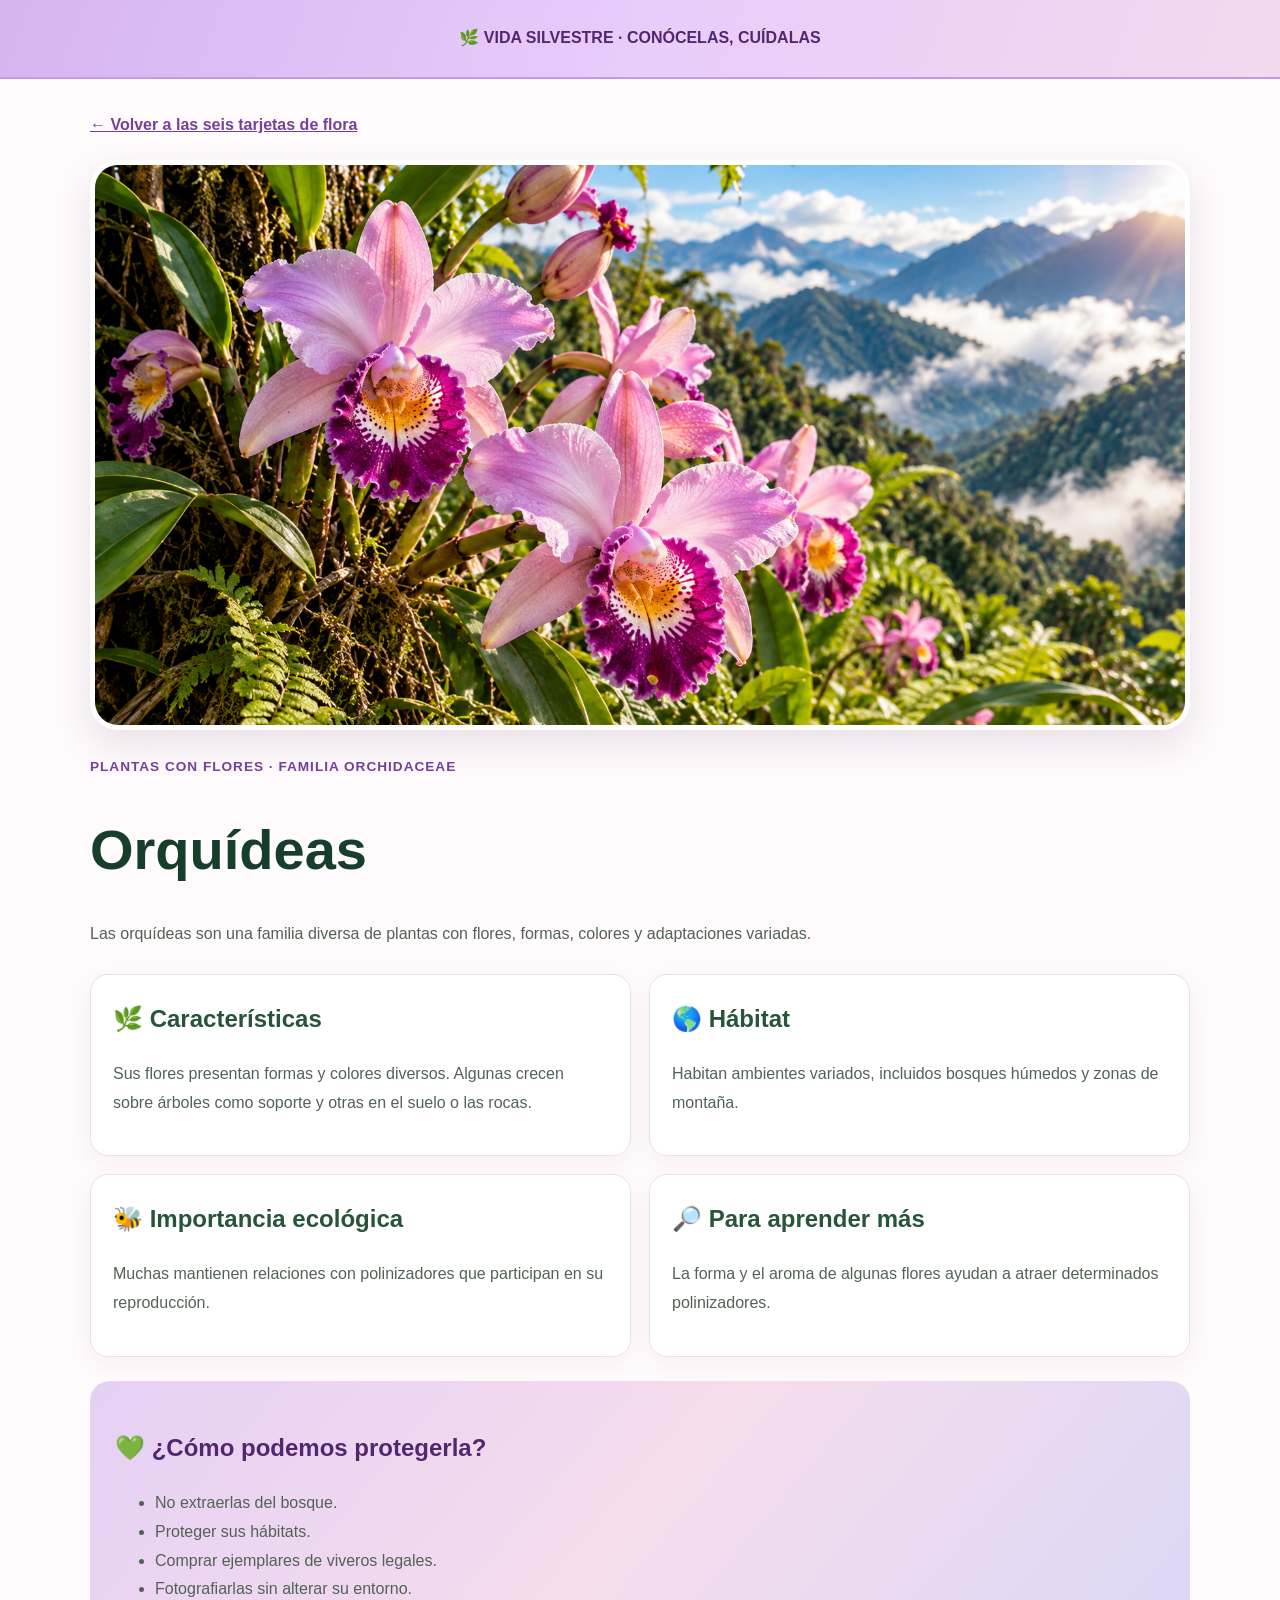
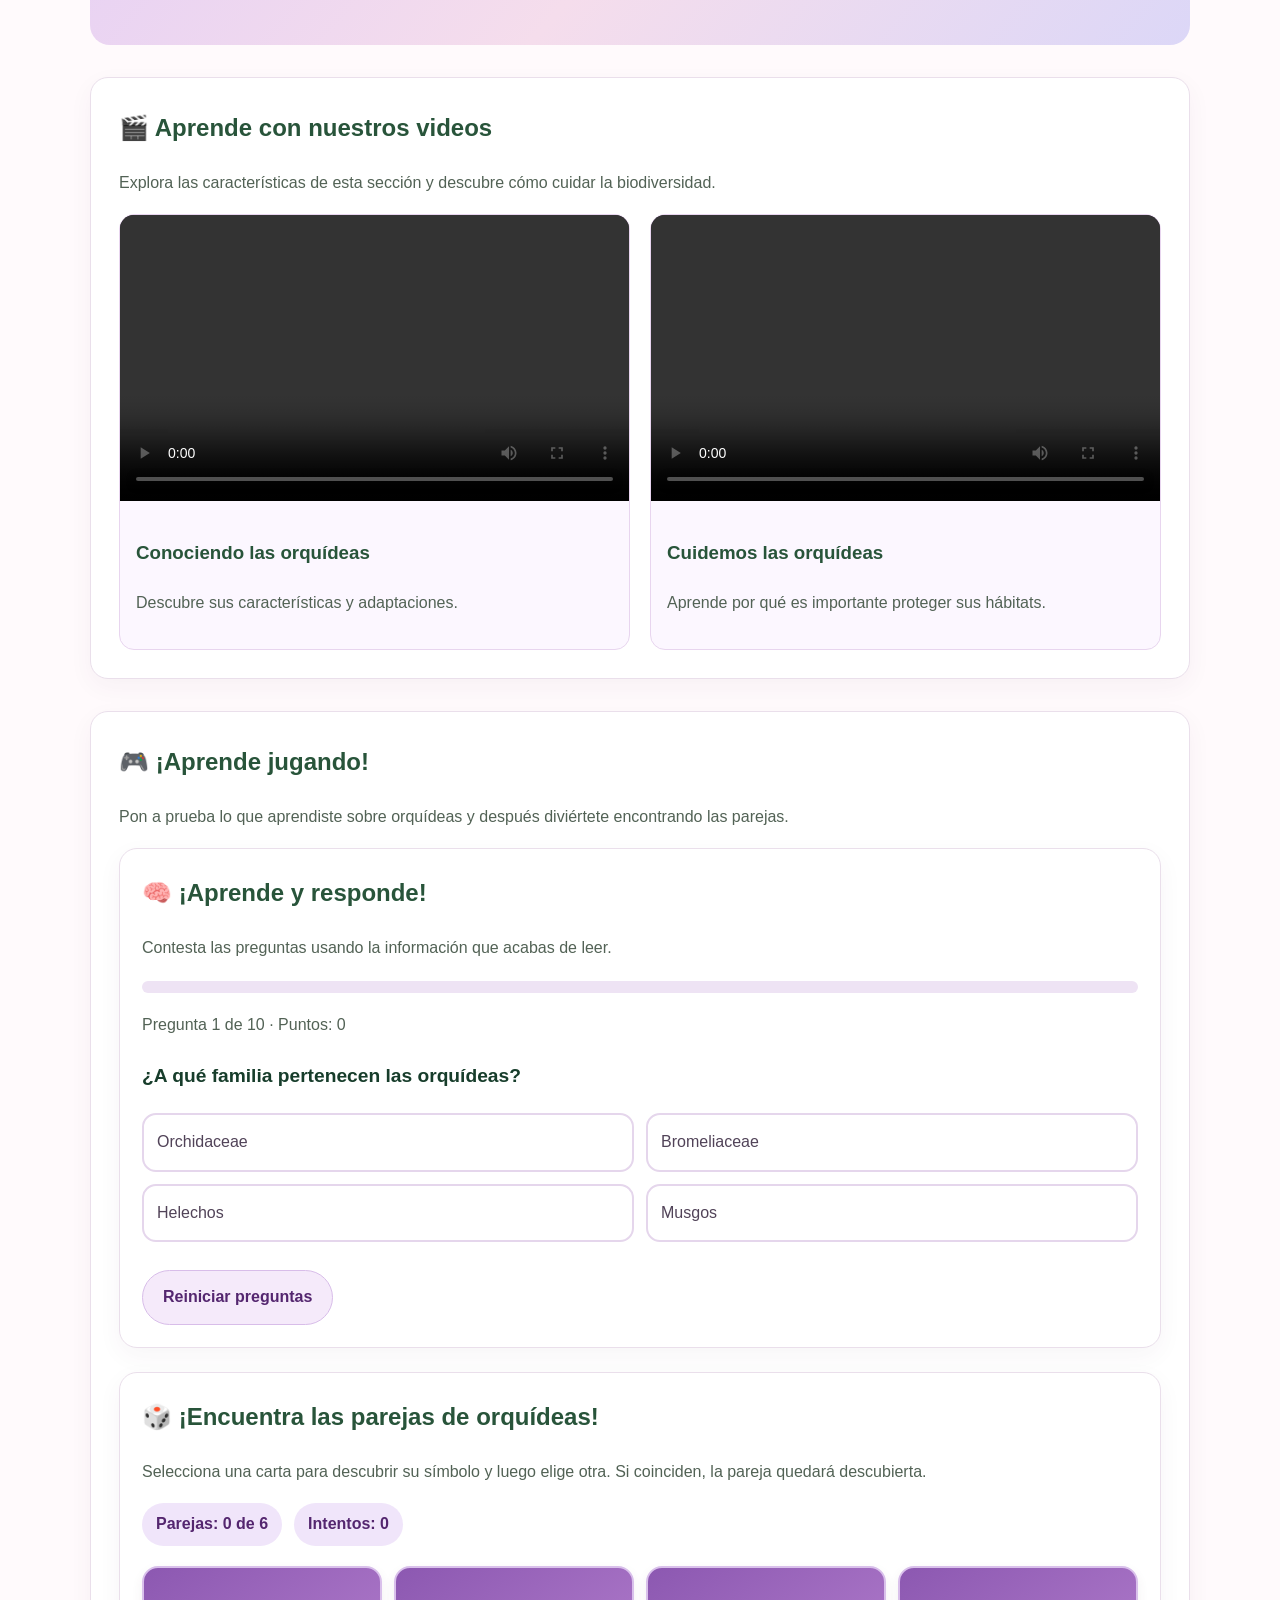
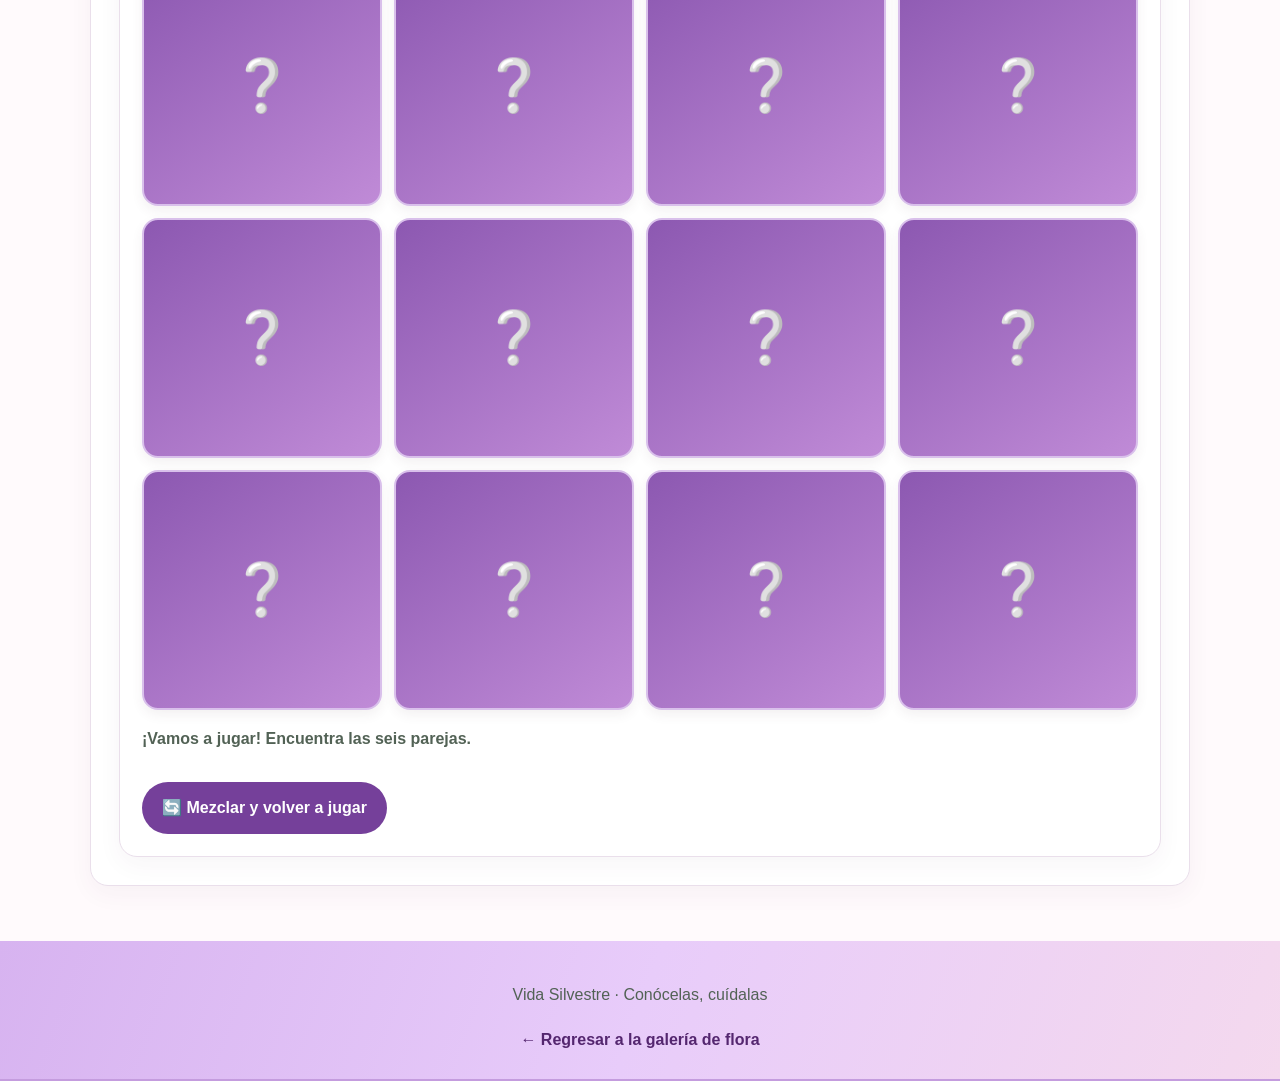
<file: detalle-flora.html>
<!DOCTYPE html>
<html lang="es">
<head>
  <meta charset="UTF-8">
  <meta name="viewport" content="width=device-width, initial-scale=1.0">
  <title>Vida Silvestre | Conócelas, cuídalas</title>

  <style>
    :root {
      --verde: #28543a;
      --verde-oscuro: #173d2b;
      --texto: #526255;
      --morado: #75409a;
      --morado-oscuro: #54266f;
      --lila: #e5d0f5;
      --rosa: #f7dce9;
    }

    * {
      box-sizing: border-box;
    }

    html {
      scroll-behavior: smooth;
    }

    body {
      margin: 0;
      background: #fffafc;
      color: var(--texto);
      font-family: "Segoe UI", Arial, sans-serif;
      font-size: 16px;
      line-height: 1.8;
    }

    header, footer {
      padding: 24px 5%;
      text-align: center;
      background: linear-gradient(110deg, #d7b3f0, #e8ccfa, #f4d9ee);
      border-bottom: 2px solid #c49cde;
    }

    header a, footer a {
      color: var(--morado-oscuro);
      font-weight: 800;
      text-decoration: none;
    }

    .contenedor {
      width: min(1100px, 92%);
      margin: 32px auto 55px;
    }

    .regresar {
      display: inline-block;
      margin-bottom: 20px;
      color: var(--morado);
      font-weight: 800;
    }

    .portada {
      overflow: hidden;
      margin: 0;
      border: 5px solid white;
      border-radius: 28px;
      background: #f3eaf5;
      box-shadow: 0 15px 35px #50334d20;
    }

    .portada img {
      display: block;
      width: 100%;
      height: clamp(300px, 45vw, 560px);
      object-fit: cover;
    }

    .etiqueta {
      display: inline-block;
      margin-top: 25px;
      color: var(--morado);
      font-size: .85rem;
      font-weight: 800;
      letter-spacing: 1px;
      text-transform: uppercase;
    }

    h1 {
      color: var(--verde-oscuro);
      font-size: clamp(2rem, 5vw, 3.5rem);
      line-height: 1.15;
    }

    .informacion-grid {
      display: grid;
      grid-template-columns: repeat(2, minmax(0, 1fr));
      gap: 18px;
      margin-top: 25px;
    }

    .tarjeta, .seccion-extra {
      padding: 22px;
      border: 1px solid #eadfeb;
      border-radius: 18px;
      background: white;
      box-shadow: 0 8px 25px #51334e0c;
    }

    .tarjeta h2, .seccion-extra h2 {
      margin-top: 0;
      color: var(--verde);
    }

    .conservacion {
      margin-top: 24px;
      padding: 25px;
      border-radius: 20px;
      background: linear-gradient(130deg, #e5d0f5, #f5ddec, #dcd7f7);
    }

    .conservacion h2 {
      color: var(--morado-oscuro);
    }

    .seccion-extra {
      margin-top: 32px;
      padding: 28px;
    }

    .videos-grid {
      display: grid;
      grid-template-columns: repeat(2, minmax(0, 1fr));
      gap: 20px;
    }

    .video-card {
      overflow: hidden;
      border: 1px solid #e8d5ef;
      border-radius: 15px;
      background: #fcf7ff;
    }

    .video-card video {
      display: block;
      width: 100%;
      aspect-ratio: 16 / 9;
      background: #251b2c;
    }

    .video-contenido {
      padding: 16px;
    }

    .video-contenido h3 {
      color: var(--verde);
    }

    .progreso {
      height: 12px;
      margin: 18px 0;
      overflow: hidden;
      border-radius: 20px;
      background: #eee3f4;
    }

    .progreso-barra {
      width: 0;
      height: 100%;
      background: linear-gradient(90deg, #8d58b2, #d78cbd);
      transition: width .3s ease;
    }

    .pregunta-texto {
      color: var(--verde-oscuro);
      font-size: 1.2rem;
      font-weight: 800;
    }

    .opciones {
      display: grid;
      grid-template-columns: repeat(2, minmax(0, 1fr));
      gap: 12px;
    }

    .opcion {
      min-height: 58px;
      padding: 13px;
      border: 2px solid #e5d6ec;
      border-radius: 14px;
      background: white;
      color: #514358;
      font: inherit;
      text-align: left;
      cursor: pointer;
    }

    .opcion:hover:not(:disabled) {
      background: #faf3ff;
      border-color: #ad80ca;
    }

    .opcion.correcta {
      background: #e7f6e9;
      border-color: #4b9564;
    }

    .opcion.incorrecta {
      background: #fff0f1;
      border-color: #d66d7c;
    }

    .boton-juego {
      margin: 12px 8px 0 0;
      padding: 12px 20px;
      border: 0;
      border-radius: 30px;
      background: var(--morado);
      color: white;
      font: inherit;
      font-weight: 800;
      cursor: pointer;
    }

    .boton-juego:hover {
      background: var(--morado-oscuro);
    }

    .boton-secundario {
      border: 1px solid #d8bde9;
      background: #f5eafa;
      color: var(--morado-oscuro);
    }

    .resultado {
      padding: 20px;
      border-radius: 16px;
      background: #f6eafa;
      text-align: center;
    }

    .resultado strong {
      color: var(--verde-oscuro);
      font-size: 2rem;
    }

    .memoria-estadisticas {
      display: flex;
      flex-wrap: wrap;
      gap: 12px;
      margin: 15px 0;
    }

    .memoria-estadisticas span {
      padding: 7px 14px;
      border-radius: 30px;
      background: #f0e5fa;
      color: var(--morado-oscuro);
      font-weight: 800;
    }

    .memoria-tablero {
      display: grid;
      grid-template-columns: repeat(4, minmax(0, 1fr));
      gap: 12px;
      margin-top: 20px;
    }

    .carta-memoria {
      display: flex;
      align-items: center;
      justify-content: center;
      aspect-ratio: 1 / 1;
      min-width: 0;
      padding: 6px;
      border: 2px solid #d9c0eb;
      border-radius: 16px;
      background: linear-gradient(145deg, #8c58b1, #c08bd7);
      color: white;
      font-size: clamp(2rem, 5vw, 3.2rem);
      cursor: pointer;
      box-shadow: 0 5px 12px #50334d12;
      transition: transform .2s, background .2s;
    }

    .carta-memoria:hover:not(:disabled) {
      transform: translateY(-3px);
    }

    .carta-memoria.revelada {
      background: #fff7ff;
      color: #70418d;
    }

    .carta-memoria.encontrada {
      border-color: #80b38b;
      background: #e8f7eb;
      cursor: default;
    }

    .memoria-mensaje {
      margin-top: 15px;
      font-weight: 700;
    }

    [hidden] {
      display: none !important;
    }

    @media (max-width: 700px) {
      .informacion-grid,
      .videos-grid,
      .opciones {
        grid-template-columns: 1fr;
      }

      .seccion-extra, .tarjeta {
        padding: 18px;
      }

      .memoria-tablero {
        grid-template-columns: repeat(3, minmax(0, 1fr));
        gap: 9px;
      }
    }
  </style>
</head>

<body>

  <header>
    <a href="index.html">🌿 VIDA SILVESTRE · CONÓCELAS, CUÍDALAS</a>
  </header>

  <main class="contenedor">

    <a class="regresar" href="flora.html#explorar-plantas">
      ← Volver a las seis tarjetas de flora
    </a>

    <figure class="portada">
      <img id="imagen-planta" src="imagenes/orquideagrande.jpg"
           alt="Planta de la sección seleccionada">
    </figure>

    <span class="etiqueta" id="categoria-planta"></span>
    <h1 id="titulo-planta"></h1>
    <p id="introduccion-planta"></p>

    <section class="informacion-grid">
      <article class="tarjeta">
        <h2>🌿 Características</h2>
        <p id="caracteristicas-planta"></p>
      </article>

      <article class="tarjeta">
        <h2>🌎 Hábitat</h2>
        <p id="habitat-planta"></p>
      </article>

      <article class="tarjeta">
        <h2>🐝 Importancia ecológica</h2>
        <p id="importancia-planta"></p>
      </article>

      <article class="tarjeta">
        <h2>🔎 Para aprender más</h2>
        <p id="curiosidad-planta"></p>
      </article>
    </section>

    <section class="conservacion">
      <h2>💚 ¿Cómo podemos protegerla?</h2>
      <ul id="cuidados-planta"></ul>
    </section>

    <section class="seccion-extra">
      <h2>🎬 Aprende con nuestros videos</h2>
      <p>Explora las características de esta sección y descubre cómo cuidar la biodiversidad.</p>
      <div class="videos-grid" id="videos"></div>
    </section>

    <section class="seccion-extra">
      <h2>🎮 ¡Aprende jugando!</h2>
      <p id="introduccion-juegos"></p>

      <article class="tarjeta">
        <h2>🧠 ¡Aprende y responde!</h2>
        <p>Contesta las preguntas usando la información que acabas de leer.</p>

        <div class="progreso">
          <div class="progreso-barra" id="progreso-barra"></div>
        </div>

        <p id="numero-pregunta"></p>
        <p class="pregunta-texto" id="pregunta-texto"></p>
        <div class="opciones" id="opciones"></div>
        <p id="retroalimentacion" aria-live="polite"></p>

        <button class="boton-juego" id="siguiente" hidden>
          Siguiente pregunta →
        </button>

        <button class="boton-juego boton-secundario" id="reiniciar-preguntas">
          Reiniciar preguntas
        </button>

        <div class="resultado" id="resultado" hidden>
          <h3>¡Terminaste el cuestionario!</h3>
          <p>Tu resultado:</p>
          <strong id="puntaje-final"></strong>
          <p id="mensaje-final"></p>
          <button class="boton-juego" id="volver-preguntas">
            Volver a jugar
          </button>
        </div>
      </article>

      <article class="tarjeta" style="margin-top: 24px;">
        <h2 id="titulo-memoria">🎲 ¡Encuentra las parejas!</h2>
        <p id="instrucciones-memoria">
          Selecciona una carta para descubrir su símbolo y luego elige otra.
          Si coinciden, la pareja quedará descubierta.
        </p>

        <div class="memoria-estadisticas">
          <span id="parejas">Parejas: 0 de 6</span>
          <span id="intentos">Intentos: 0</span>
        </div>

        <div class="memoria-tablero" id="tablero-memoria"></div>

        <p class="memoria-mensaje" id="mensaje-memoria" aria-live="polite">
          ¡El juego está listo! Encuentra las seis parejas.
        </p>

        <button class="boton-juego" id="mezclar">
          🔄 Mezclar y volver a jugar
        </button>
      </article>
    </section>

  </main>

  <footer>
    <p>Vida Silvestre · Conócelas, cuídalas</p>
    <a href="flora.html#explorar-plantas">← Regresar a la galería de flora</a>
  </footer>

  <script>
    const plantas = {
      orquideas: {
        titulo: "Orquídeas",
        categoria: "Plantas con flores · Familia Orchidaceae",
        imagen: "imagenes/orquideagrande.jpg",
        alt: "Orquídeas",
        introduccion: "Las orquídeas son una familia diversa de plantas con flores, formas, colores y adaptaciones variadas.",
        caracteristicas: "Sus flores presentan formas y colores diversos. Algunas crecen sobre árboles como soporte y otras en el suelo o las rocas.",
        habitat: "Habitan ambientes variados, incluidos bosques húmedos y zonas de montaña.",
        importancia: "Muchas mantienen relaciones con polinizadores que participan en su reproducción.",
        curiosidad: "La forma y el aroma de algunas flores ayudan a atraer determinados polinizadores.",
        cuidados: ["No extraerlas del bosque.", "Proteger sus hábitats.", "Comprar ejemplares de viveros legales.", "Fotografiarlas sin alterar su entorno."],
        videos: [["Conociendo las orquídeas", "Descubre sus características y adaptaciones.", "videos/orquideas-1.mp4"], ["Cuidemos las orquídeas", "Aprende por qué es importante proteger sus hábitats.", "videos/orquideas-2.mp4"]],
        simbolos: ["🦄", "🎮", "💻", "🚀", "🎧", "🌈"],
        preguntas: [
          ["¿A qué familia pertenecen las orquídeas?", ["Orchidaceae", "Bromeliaceae", "Helechos", "Musgos"], 0],
          ["¿Qué variedad presentan sus flores?", ["Solo un color", "Formas y colores variados", "No tienen flores", "Solo hojas"], 1],
          ["¿Dónde pueden crecer algunas especies?", ["Solo en agua", "Solo desiertos", "Bosques húmedos y montañas", "Solo ciudades"], 2],
          ["¿Qué significa crecer sobre un árbol como soporte?", ["Se alimenta del árbol", "Es un árbol", "No necesita hábitat", "Lo usa como soporte"], 3],
          ["¿Qué factores influyen en su crecimiento?", ["Luz, humedad y temperatura", "Solo oscuridad", "Solo agua salada", "Ninguno"], 0],
          ["¿Con qué se relacionan muchas orquídeas?", ["Con plástico", "Con polinizadores", "Con edificios", "Con metales"], 1],
          ["¿Qué puede atraer a los polinizadores?", ["Solo las raíces", "La ausencia de flores", "La forma o el aroma de la flor", "La sombra total"], 2],
          ["¿Cómo se protegen las orquídeas silvestres?", ["Arrancándolas", "Llevándolas a casa", "Comprándolas sin origen", "Protegiendo sus hábitats"], 3],
          ["¿Dónde se pueden comprar responsablemente?", ["En viveros legales", "En el bosque", "Sin conocer su procedencia", "Arrancándolas de los árboles"], 0],
          ["¿Cómo observarlas?", ["Cortándolas", "Fotografiándolas sin dañar la planta", "Arrancando sus raíces", "Dañando el hábitat"], 1]
        ]
      },

      bromelias: {
        titulo: "Bromelias",
        categoria: "Plantas tropicales · Familia Bromeliaceae",
        imagen: "imagenes/bromeliagrande.jpg",
        alt: "Bromelias",
        introduccion: "Las bromelias son plantas diversas que destacan por sus formas, colores y adaptaciones. Muchas presentan hojas en roseta que aprovechan el agua de lluvia.",
        caracteristicas: "Sus hojas pueden formar una copa central. Algunas bromelias crecen en el suelo y otras utilizan árboles como soporte sin alimentarse de ellos.",
        habitat: "Pueden crecer en suelo, rocas, troncos y ramas, especialmente en regiones tropicales.",
        importancia: "Algunas retienen agua y crean microhábitats para insectos y otros organismos.",
        curiosidad: "El agua acumulada entre las hojas de ciertas bromelias puede servir de refugio para pequeños organismos.",
        cuidados: ["No extraerlas de ambientes naturales.", "Proteger árboles y hábitats.", "Adquirir ejemplares de viveros responsables.", "Evitar residuos y contaminantes."],
        videos: [["Conociendo las bromelias", "Descubre sus características y adaptaciones.", "videos/bromelias-1.mp4"], ["Cuidemos las bromelias", "Aprende la importancia de proteger sus hábitats.", "videos/bromelias-2.mp4"]],
        simbolos: ["🤖", "👾", "🕹️", "🛸", "🧩", "🎲"],
        preguntas: [
          ["¿A qué familia pertenecen las bromelias?", ["Orchidaceae", "Bromeliaceae", "Helechos", "Musgos"], 1],
          ["¿Cómo se disponen muchas de sus hojas?", ["En roseta", "Como agujas", "Bajo tierra", "No tienen hojas"], 0],
          ["¿Dónde pueden crecer?", ["Solo en agua", "Solo en desiertos", "En suelo, rocas o árboles", "Solo bajo tierra"], 2],
          ["¿Qué es una bromelia epífita?", ["Se alimenta del árbol", "No necesita agua", "Vive bajo tierra", "Usa el árbol como soporte"], 3],
          ["¿Qué pueden formar sus hojas?", ["Una copa que recoge agua", "Un fruto subterráneo", "Una raíz dentro del árbol", "Una flor permanente"], 0],
          ["¿Qué puede albergar el agua acumulada?", ["Piedras preciosas", "Pequeños organismos", "Plástico", "Metales"], 1],
          ["¿Todas las bromelias retienen agua igual?", ["Sí", "Solo las rojas", "Depende de la especie", "Ninguna"], 2],
          ["¿Cómo protegerlas?", ["Arrancándolas", "Dañando hojas", "Retirándolas de los árboles", "Protegiendo sus hábitats"], 3],
          ["¿Dónde adquirirlas responsablemente?", ["En viveros legales", "En cualquier bosque", "Sin procedencia", "Arrancándolas"], 0],
          ["¿Cómo observarlas?", ["Cortando hojas", "Sin alterar el entorno", "Arrancando raíces", "Retirándolas"], 1]
        ]
      },

      helechos: {
        titulo: "Helechos",
        categoria: "Vegetación de bosque",
        imagen: "imagenes/helechogrande.jpg",
        alt: "Helechos de frondas verdes",
        introduccion: "Los helechos son plantas vasculares que se distinguen por sus frondas y se reproducen mediante esporas.",
        caracteristicas: "Sus hojas, llamadas frondas, presentan formas variadas. En muchas especies las hojas jóvenes se desenrollan al crecer.",
        habitat: "Muchas especies viven en lugares húmedos y sombreados, aunque existen helechos adaptados a otros ambientes.",
        importancia: "Forman parte de la vegetación de numerosos ecosistemas y contribuyen a la cobertura vegetal.",
        curiosidad: "En algunas especies se observan grupos de esporas en la parte inferior de las frondas.",
        cuidados: ["Conservar la vegetación y humedad natural.", "No destruir los lugares donde crecen.", "No extraer plantas silvestres sin autorización.", "Respetar el suelo y la cobertura vegetal."],
        videos: [["Conociendo los helechos", "Descubre sus características y adaptaciones.", "videos/helechos-1.mp4"], ["Cuidemos los helechos", "Aprende la importancia de proteger sus hábitats.", "videos/helechos-2.mp4"]],
        simbolos: ["🦖", "🐉", "🦕", "🦋", "🐸", "🐢"],
        preguntas: [
          ["¿Cómo se llaman las hojas de los helechos?", ["Pétalos", "Frondas", "Brácteas", "Espinas"], 1],
          ["¿Cómo se reproducen?", ["Mediante esporas", "Mediante frutos", "Con semillas en flores", "Solo con raíces"], 0],
          ["¿Qué no producen los helechos?", ["Hojas", "Raíces", "Flores ni semillas", "Frondas"], 2],
          ["¿Dónde crecen muchos helechos?", ["En el mar", "En desiertos extremos", "Solo en ciudades", "En lugares húmedos y sombreados"], 3],
          ["¿Qué hacen algunas hojas jóvenes?", ["Se desenrollan al crecer", "Se vuelven flores", "Desaparecen siempre", "Producen frutos"], 0],
          ["¿Dónde se observan esporas en algunas especies?", ["En los pétalos", "En la parte inferior de las frondas", "En los frutos", "En las semillas"], 1],
          ["¿Qué aportan al ecosistema?", ["Contaminación", "Erosión siempre", "Cobertura vegetal y diversidad", "Nada"], 2],
          ["¿Qué se debe evitar?", ["Observarlos", "Fotografiarlos", "Cuidarlos", "Arrancarlos del ambiente"], 3],
          ["¿Cómo cuidar su entorno?", ["Conservar vegetación y humedad", "Drenar toda el agua", "Quemar la cobertura", "Arrojar residuos"], 0],
          ["¿Cómo observarlos?", ["Arrancándolos", "Fotografiándolos sin dañarlos", "Pisándolos", "Quitando hojas"], 1]
        ]
      },

      arboles: {
        titulo: "Árboles nativos",
        categoria: "Bosques y hábitats",
        imagen: "imagenes/arbolnativogrande.jpg",
        alt: "Árboles nativos",
        introduccion: "Los árboles nativos son especies originarias de una región o ecosistema y forman parte importante de los bosques.",
        caracteristicas: "Son plantas leñosas que pueden desarrollar troncos, ramas, flores y frutos.",
        habitat: "Cada especie necesita condiciones particulares de suelo, humedad, temperatura y luz.",
        importancia: "Ofrecen alimento y refugio a la fauna, protegen el suelo y participan en el ciclo del agua y del carbono.",
        curiosidad: "Una especie nativa adecuada puede favorecer la restauración ecológica y las relaciones con la fauna local.",
        cuidados: ["Proteger árboles y regeneración natural.", "Evitar tala y quemas.", "Usar especies apropiadas al territorio.", "Cuidar nacimientos de agua y riberas."],
        videos: [["Conociendo los árboles nativos", "Descubre la importancia de los árboles de nuestra región.", "videos/arbolesnativos-1.mp4"], ["Cuidemos los árboles nativos", "Aprende a proteger los bosques y sus habitantes.", "videos/arbolesnativos-2.mp4"]],
        simbolos: ["🦁", "🐻", "🐼", "🦊", "🐵", "🐯"],
        preguntas: [
          ["¿Qué es un árbol nativo?", ["Originario de una región", "Una planta ornamental cualquiera", "Una planta acuática", "Una planta de maceta"], 0],
          ["¿Qué tipo de planta es un árbol?", ["Un hongo", "Una planta leñosa", "Un animal", "Un musgo"], 1],
          ["¿Qué influye en su crecimiento?", ["Solo el color", "Solo el tamaño", "Suelo, humedad, temperatura y luz", "Solo el viento"], 2],
          ["¿Qué ofrecen a la fauna?", ["Contaminación", "Solo ruido", "Nada", "Alimento y refugio"], 3],
          ["¿Cómo ayudan al suelo?", ["Ayudan a protegerlo", "Aumentan siempre la erosión", "Eliminan vegetación", "Secan los ríos"], 0],
          ["¿En qué ciclos participan?", ["En el plástico", "En el agua y el carbono", "En los metales", "En ninguno"], 1],
          ["¿Qué considerar al sembrar?", ["Cualquier especie", "Ignorar el clima", "Elegir especies adecuadas al territorio", "No mirar el sitio"], 2],
          ["¿Qué deteriora los bosques?", ["Restauración", "Protección", "Regeneración", "Tala y quemas"], 3],
          ["¿Cómo conservarlos?", ["Proteger árboles y regeneración", "Talar árboles jóvenes", "Quemar el sotobosque", "Arrojar basura"], 0],
          ["¿Qué favorece la restauración?", ["Eliminar animales", "Usar especies nativas adecuadas", "Eliminar el agua", "Impedir la biodiversidad"], 1]
        ]
      },

      musgos: {
        titulo: "Musgos",
        categoria: "Pequeñas plantas",
        imagen: "imagenes/musgogrande.jpg",
        alt: "Musgos verdes sobre una superficie húmeda",
        introduccion: "Los musgos son plantas pequeñas que suelen crecer en superficies húmedas y sombreadas.",
        caracteristicas: "No producen flores ni semillas y se reproducen mediante esporas.",
        habitat: "Suelen aparecer en lugares húmedos, sobre rocas, troncos y suelos.",
        importancia: "Forman coberturas y contribuyen a crear microambientes que retienen humedad.",
        curiosidad: "De cerca se observan estructuras vegetales muy pequeñas.",
        cuidados: ["No arrancarlos de rocas, troncos ni suelos.", "Evitar alterar lugares húmedos.", "No contaminar los ambientes naturales.", "Observarlos sin extraerlos."],
        videos: [["Conociendo los musgos", "Descubre las características de estos pequeños organismos vegetales.", "videos/musgos-1.mp4"], ["Cuidemos los musgos", "Aprende por qué debemos respetar los lugares donde crecen.", "videos/musgos-2.mp4"]],
        simbolos: ["👽", "🤡", "👻", "🤖", "💩", "👾"],
        preguntas: [
          ["¿Cómo son los musgos?", ["Plantas pequeñas", "Árboles gigantes", "Animales acuáticos", "Hongos con flores"], 0],
          ["¿Cómo se reproducen?", ["Con frutos", "Mediante esporas", "Con semillas en flores", "Solo con raíces"], 1],
          ["¿Qué no producen?", ["Estructuras", "Cobertura", "Flores ni semillas", "Esporas"], 2],
          ["¿Dónde suelen crecer?", ["En el océano", "En desiertos", "Solo en macetas", "En superficies húmedas y sombreadas"], 3],
          ["¿Sobre qué pueden crecer?", ["Rocas, troncos y suelos", "Solo metal", "Solo vidrio", "Solo arena seca"], 0],
          ["¿Qué pueden retener sus coberturas?", ["Petróleo", "Humedad", "Plástico", "Sal"], 1],
          ["¿Qué se observa de cerca?", ["Animales", "Flores grandes", "Estructuras vegetales pequeñas", "Piedras"], 2],
          ["¿Qué debemos evitar?", ["Fotografiarlos", "Observarlos", "Cuidarlos", "Arrancarlos"], 3],
          ["¿Cómo cuidar su ambiente?", ["No alterarlo ni contaminarlo", "Arrojar basura", "Secarlo", "Pisar la cobertura"], 0],
          ["¿Cómo observarlos?", ["Arrancándolos", "Fotografiándolos sin extraerlos", "Quitándolos del tronco", "Llevándolos a casa"], 1]
        ]
      },

      ecosistema: {
        titulo: "Las plantas y su ecosistema",
        categoria: "Educación ambiental",
        imagen: "imagenes/plantasecosistemagrande.jpg",
        alt: "Plantas y biodiversidad de un ecosistema",
        introduccion: "Las plantas se relacionan con el suelo, el agua, la luz solar, los animales, los hongos y otros organismos.",
        caracteristicas: "Mediante la fotosíntesis, las plantas utilizan la energía de la luz para producir sustancias necesarias para crecer.",
        habitat: "Las plantas viven en ambientes diversos, desde bosques húmedos hasta zonas abiertas.",
        importancia: "Ofrecen alimento y refugio, participan en ciclos naturales y mantienen relaciones ecológicas.",
        curiosidad: "Un ecosistema incluye seres vivos y elementos como agua, aire, suelo, luz y sus interacciones.",
        cuidados: ["Proteger la vegetación y las fuentes de agua.", "Reducir residuos y evitar contaminación.", "Respetar hábitats naturales.", "Apoyar acciones responsables de conservación."],
        videos: [["Conociendo los ecosistemas", "Descubre cómo se relacionan las plantas con otros seres vivos.", "videos/plantasecosistemas-1.mp4"], ["Protejamos la biodiversidad", "Aprende acciones que ayudan a cuidar los ecosistemas.", "videos/plantasecosistemas-2.mp4"]],
        simbolos: ["💻", "📱", "🎮", "🚀", "🎨", "🎸"],
        preguntas: [
          ["¿Con qué se relacionan las plantas?", ["Suelo, agua, luz y organismos", "Solo plástico", "Solo rocas", "Con nada"], 0],
          ["¿Qué proceso usa energía de la luz?", ["Evaporación", "Fotosíntesis", "Erosión", "Combustión"], 1],
          ["¿Qué integra un ecosistema?", ["Solo animales", "Solo plantas", "Seres vivos y elementos no vivos", "Solo clima"], 2],
          ["¿Qué ofrecen las plantas?", ["Contaminación", "Ruido", "Plástico", "Alimento y refugio"], 3],
          ["¿En qué ciclos participan?", ["En los ciclos del agua y del carbono", "En el plástico", "En los metales fabricados", "En ninguno"], 0],
          ["¿Qué necesita cada especie?", ["Siempre lo mismo", "Condiciones adecuadas", "Solo oscuridad", "Solo suelo seco"], 1],
          ["¿Qué acción ayuda a conservar?", ["Arrojar basura", "Contaminar el agua", "Proteger vegetación y fuentes de agua", "Destruir hábitats"], 2],
          ["¿Qué deteriora los ecosistemas?", ["Restauración", "Conservación", "Reducir residuos", "Contaminación"], 3],
          ["¿Qué incluyen los ecosistemas además de seres vivos?", ["Agua, aire, suelo y luz", "Solo animales domésticos", "Solo árboles", "Solo edificios"], 0],
          ["¿Cómo contribuir a la biodiversidad?", ["Destruir hábitats", "Respetar hábitats y reducir residuos", "Extraer plantas", "Contaminar ríos"], 1]
        ]
      }
    };

    const parametros = new URLSearchParams(window.location.search);
    let clave = parametros.get("planta") || "orquideas";

    // Acepta también el nombre antiguo del enlace de árboles.
    if (clave === "arboles-nativos") clave = "arboles";

    const planta = plantas[clave] || plantas.orquideas;

    document.title = planta.titulo + " | Vida Silvestre Cauca";

    document.getElementById("imagen-planta").src = planta.imagen;
    document.getElementById("imagen-planta").alt = planta.alt;
    document.getElementById("categoria-planta").textContent = planta.categoria;
    document.getElementById("titulo-planta").textContent = planta.titulo;
    document.getElementById("introduccion-planta").textContent = planta.introduccion;
    document.getElementById("caracteristicas-planta").textContent = planta.caracteristicas;
    document.getElementById("habitat-planta").textContent = planta.habitat;
    document.getElementById("importancia-planta").textContent = planta.importancia;
    document.getElementById("curiosidad-planta").textContent = planta.curiosidad;

    planta.cuidados.forEach(cuidado => {
      const li = document.createElement("li");
      li.textContent = cuidado;
      document.getElementById("cuidados-planta").appendChild(li);
    });

    document.getElementById("introduccion-juegos").textContent =
      "Pon a prueba lo que aprendiste sobre " + planta.titulo.toLowerCase() +
      " y después diviértete encontrando las parejas.";

    // Cargar los videos de la categoría.
    planta.videos.forEach(video => {
      const tarjeta = document.createElement("article");
      tarjeta.className = "video-card";

      const reproductor = document.createElement("video");
      reproductor.controls = true;
      reproductor.preload = "metadata";
      reproductor.playsInline = true;

      const fuente = document.createElement("source");
      fuente.src = video[2];
      fuente.type = "video/mp4";
      reproductor.appendChild(fuente);

      const contenido = document.createElement("div");
      contenido.className = "video-contenido";

      const titulo = document.createElement("h3");
      titulo.textContent = video[0];

      const descripcion = document.createElement("p");
      descripcion.textContent = video[1];

      contenido.append(titulo, descripcion);
      tarjeta.append(reproductor, contenido);
      document.getElementById("videos").appendChild(tarjeta);
    });

    // CUESTIONARIO
    let indicePregunta = 0;
    let puntos = 0;
    let respondida = false;

    const $ = id => document.getElementById(id);

    function mostrarPregunta() {
      respondida = false;
      const pregunta = planta.preguntas[indicePregunta];

      $("numero-pregunta").textContent =
        "Pregunta " + (indicePregunta + 1) + " de " + planta.preguntas.length +
        " · Puntos: " + puntos;

      $("pregunta-texto").textContent = pregunta[0];
      $("opciones").innerHTML = "";
      $("retroalimentacion").textContent = "";
      $("siguiente").hidden = true;
      $("progreso-barra").style.width =
        (indicePregunta / planta.preguntas.length * 100) + "%";

      pregunta[1].forEach((opcion, i) => {
        const boton = document.createElement("button");
        boton.className = "opcion";
        boton.textContent = opcion;
        boton.addEventListener("click", () => responder(i, boton));
        $("opciones").appendChild(boton);
      });
    }

    function responder(seleccion, botonSeleccionado) {
      if (respondida) return;
      respondida = true;

      const pregunta = planta.preguntas[indicePregunta];
      const botones = [...$("opciones").children];

      botones.forEach((boton, i) => {
        boton.disabled = true;
        if (i === pregunta[2]) boton.classList.add("correcta");
      });

      if (seleccion === pregunta[2]) {
        puntos++;
        $("retroalimentacion").textContent = "¡Muy bien! Respuesta correcta.";
      } else {
        botonSeleccionado.classList.add("incorrecta");
        $("retroalimentacion").textContent =
          "La respuesta correcta es: " + pregunta[1][pregunta[2]] + ".";
      }

      $("numero-pregunta").textContent =
        "Pregunta " + (indicePregunta + 1) + " de " +
        planta.preguntas.length + " · Puntos: " + puntos;

      $("progreso-barra").style.width =
        ((indicePregunta + 1) / planta.preguntas.length * 100) + "%";

      $("siguiente").textContent =
        indicePregunta === planta.preguntas.length - 1
          ? "Ver resultado →"
          : "Siguiente pregunta →";

      $("siguiente").hidden = false;
    }

    function reiniciarPreguntas() {
      indicePregunta = 0;
      puntos = 0;
      $("resultado").hidden = true;
      $("numero-pregunta").parentElement.hidden = false;
      $("pregunta-texto").hidden = false;
      $("opciones").hidden = false;
      $("progreso-barra").parentElement.hidden = false;
      mostrarPregunta();
    }

    $("siguiente").addEventListener("click", () => {
      if (!respondida) return;

      if (indicePregunta < planta.preguntas.length - 1) {
        indicePregunta++;
        mostrarPregunta();
      } else {
        $("numero-pregunta").parentElement.hidden = true;
        $("pregunta-texto").hidden = true;
        $("opciones").hidden = true;
        $("siguiente").hidden = true;
        $("progreso-barra").parentElement.hidden = true;
        $("resultado").hidden = false;
        $("puntaje-final").textContent =
          puntos + " de " + planta.preguntas.length;

        $("mensaje-final").textContent =
          puntos === planta.preguntas.length
            ? "¡Excelente! Respondiste todas correctamente."
            : puntos >= 7
              ? "¡Muy bien! Tienes buenos conocimientos. Puedes intentarlo otra vez."
              : "¡Buen intento! Repasa la información y vuelve a jugar.";
      }
    });

    $("reiniciar-preguntas").addEventListener("click", reiniciarPreguntas);
    $("volver-preguntas").addEventListener("click", reiniciarPreguntas);

    mostrarPregunta();

    // JUEGO DE MEMORIA: SEIS PARES DIFERENTES POR CATEGORÍA.
    // Los símbolos se mezclan en cada partida.
    const simbolos = planta.simbolos;

    let cartasElegidas = [];
    let parejasEncontradas = 0;
    let intentos = 0;
    let bloqueado = false;
    let partida = 0;

    function crearTablero() {
      partida++;
      cartasElegidas = [];
      parejasEncontradas = 0;
      intentos = 0;
      bloqueado = false;

      $("parejas").textContent = "Parejas: 0 de 6";
      $("intentos").textContent = "Intentos: 0";
      $("mensaje-memoria").textContent =
        "¡Vamos a jugar! Encuentra las seis parejas.";

      $("titulo-memoria").textContent =
        "🎲 ¡Encuentra las parejas de " + planta.titulo.toLowerCase() + "!";

      const mazo = [...simbolos, ...simbolos];

      // Mezclar las cartas al azar.
      for (let i = mazo.length - 1; i > 0; i--) {
        const j = Math.floor(Math.random() * (i + 1));
        [mazo[i], mazo[j]] = [mazo[j], mazo[i]];
      }

      $("tablero-memoria").innerHTML = "";

      mazo.forEach((simbolo, indice) => {
        const carta = document.createElement("button");
        carta.className = "carta-memoria";
        carta.textContent = "❔";
        carta.setAttribute("aria-label", "Carta oculta " + (indice + 1));
        carta.dataset.simbolo = simbolo;
        carta.addEventListener("click", () => voltearCarta(carta));
        $("tablero-memoria").appendChild(carta);
      });
    }

    function voltearCarta(carta) {
      if (
        bloqueado ||
        carta.classList.contains("revelada") ||
        carta.classList.contains("encontrada")
      ) return;

      carta.textContent = carta.dataset.simbolo;
      carta.classList.add("revelada");
      carta.setAttribute("aria-label", carta.dataset.simbolo);
      cartasElegidas.push(carta);

      if (cartasElegidas.length === 2) {
        intentos++;
        $("intentos").textContent = "Intentos: " + intentos;

        const [primera, segunda] = cartasElegidas;

        if (primera.dataset.simbolo === segunda.dataset.simbolo) {
          primera.classList.add("encontrada");
          segunda.classList.add("encontrada");
          primera.disabled = true;
          segunda.disabled = true;

          cartasElegidas = [];
          parejasEncontradas++;

          $("parejas").textContent =
            "Parejas: " + parejasEncontradas + " de 6";

          if (parejasEncontradas === 6) {
            $("mensaje-memoria").textContent =
              "🎉 ¡Lo lograste! Encontraste las seis parejas en " +
              intentos + " intentos.";
          } else {
            $("mensaje-memoria").textContent = "¡Pareja encontrada! Sigue así.";
          }
        } else {
          bloqueado = true;
          const turnoActual = partida;

          window.setTimeout(() => {
            if (turnoActual !== partida) return;

            primera.textContent = "❔";
            segunda.textContent = "❔";
            primera.classList.remove("revelada");
            segunda.classList.remove("revelada");
            primera.setAttribute("aria-label", "Carta oculta");
            segunda.setAttribute("aria-label", "Carta oculta");

            cartasElegidas = [];
            bloqueado = false;
            $("mensaje-memoria").textContent =
              "No coinciden todavía. ¡Prueba con otras cartas!";
          }, 800);
        }
      }
    }

    $("mezclar").addEventListener("click", crearTablero);
    crearTablero();
  </script>

</body>
</html>
</file>
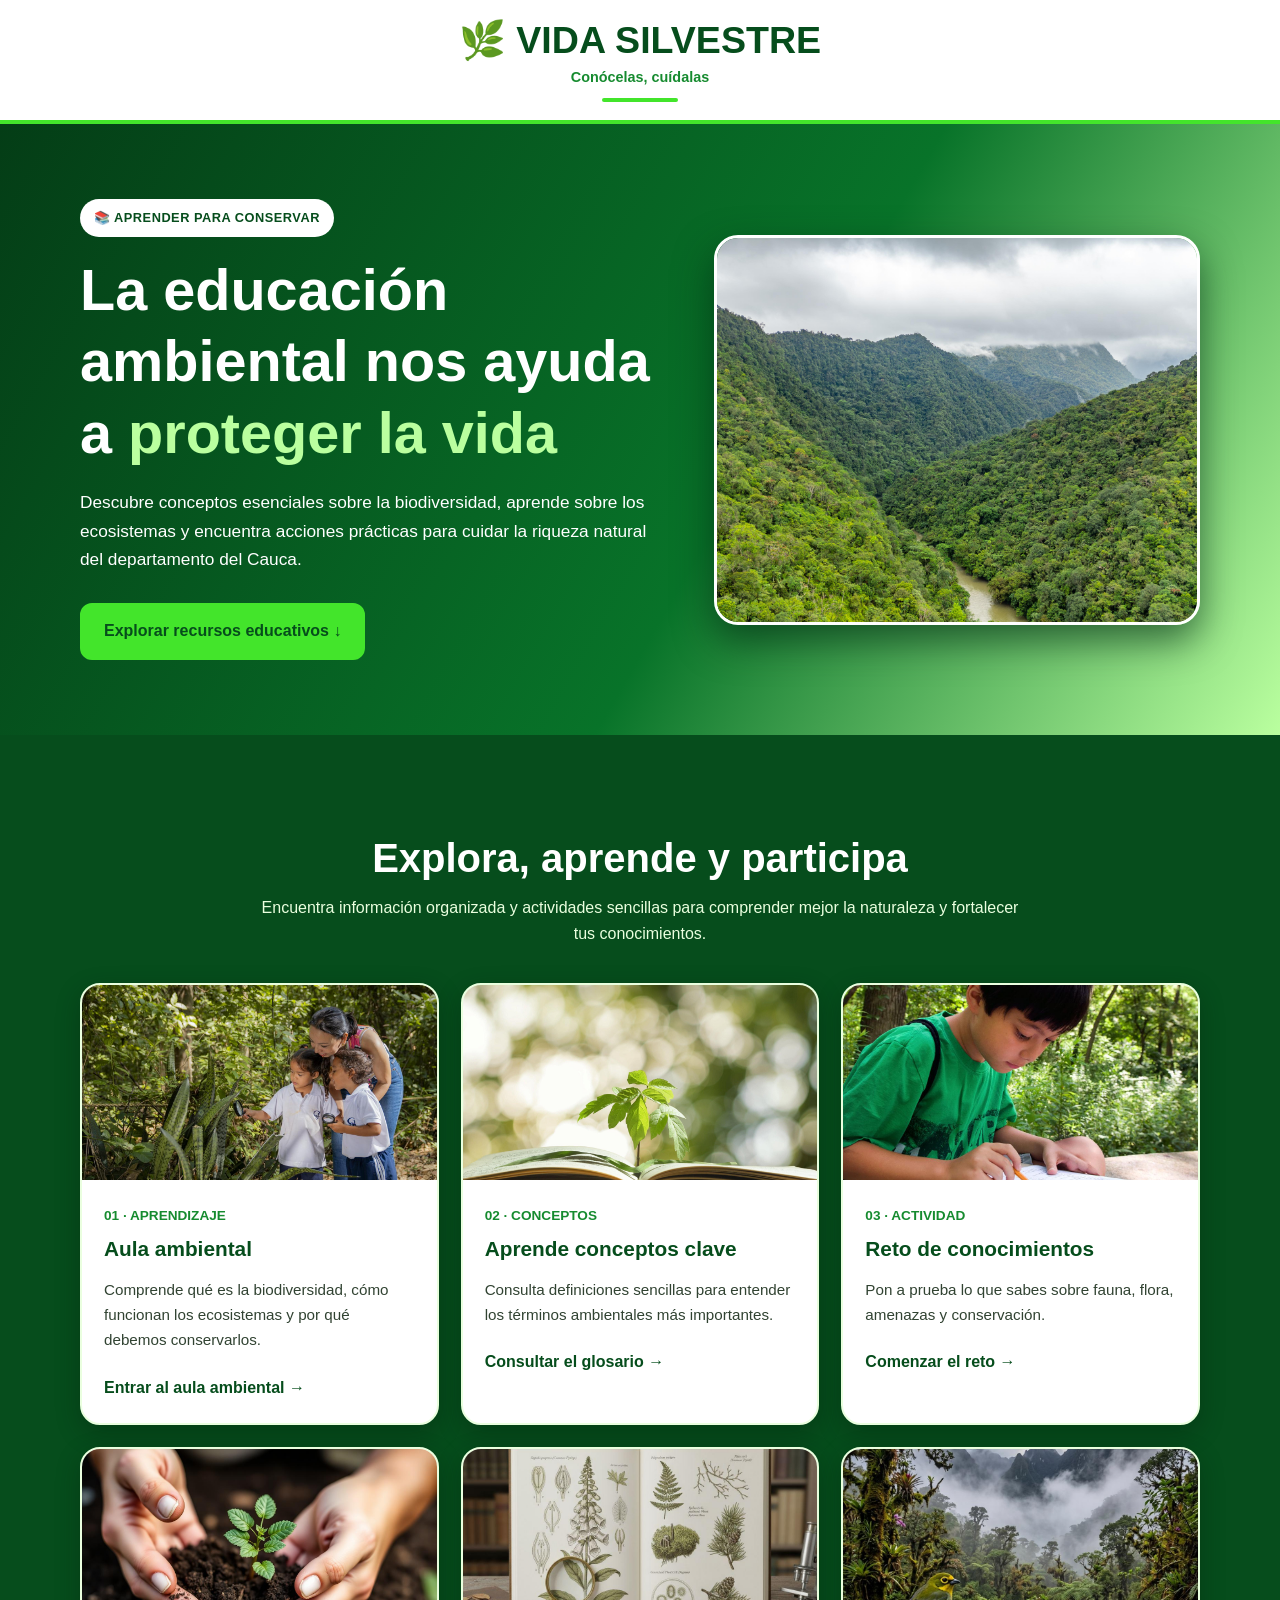
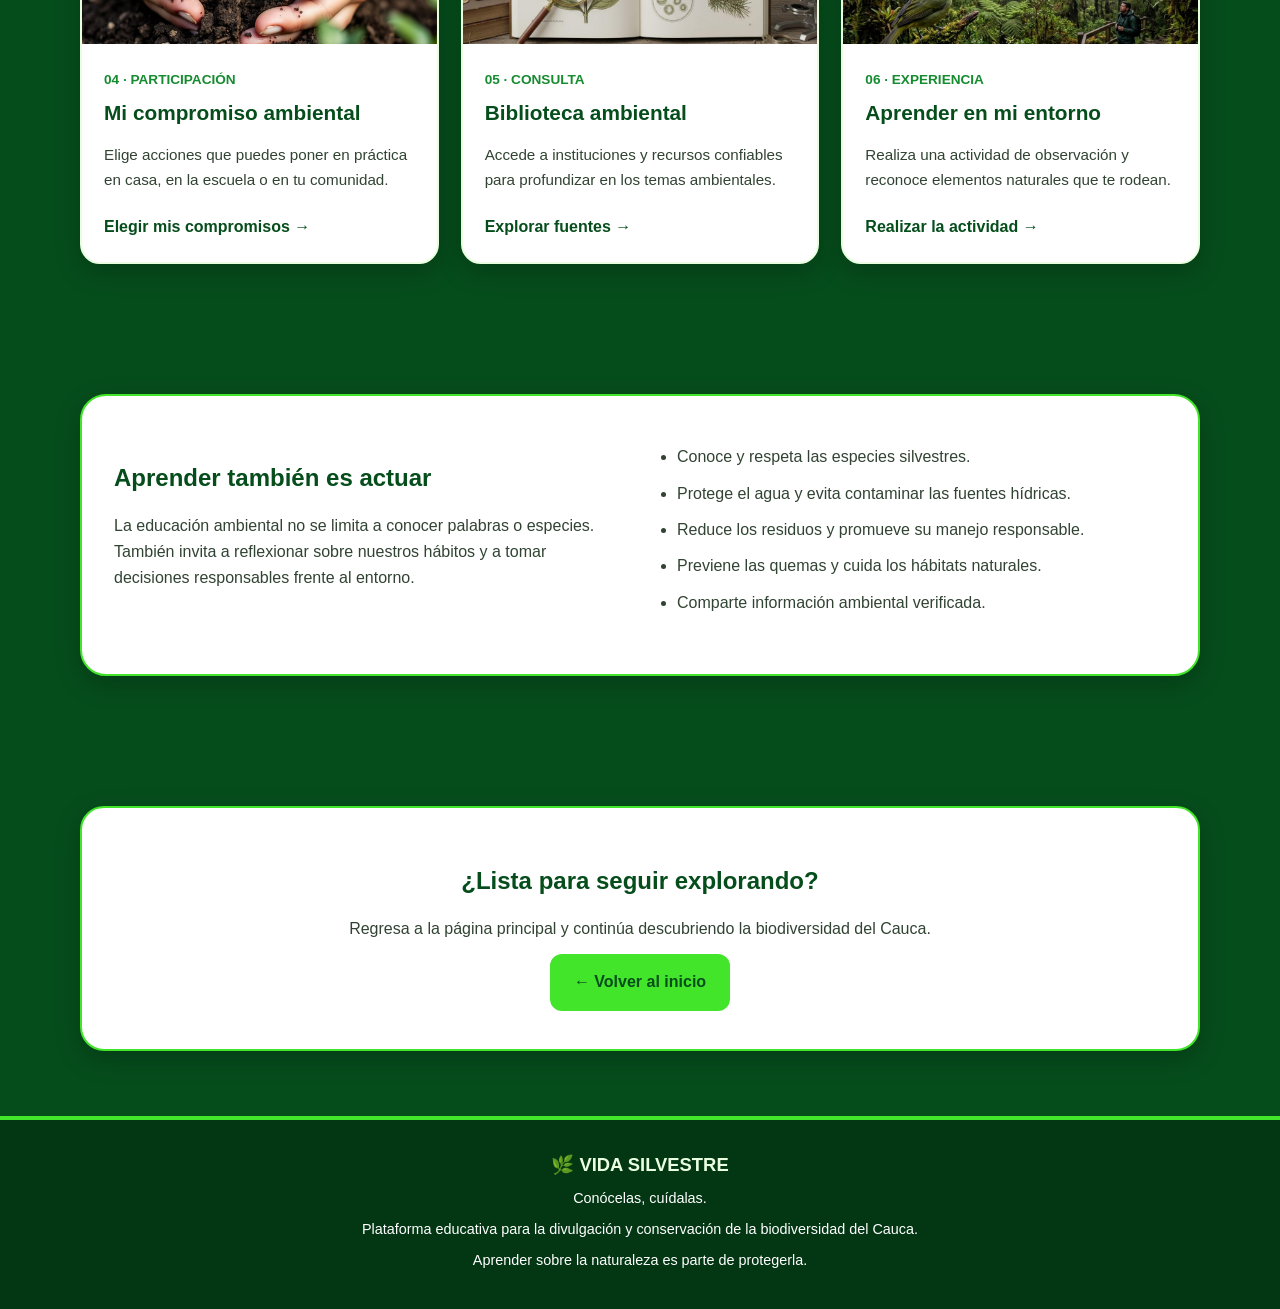
<file: educacion.html>
<!DOCTYPE html>
<html lang="es">
<head>
  <meta charset="UTF-8">
  <meta name="viewport" content="width=device-width, initial-scale=1.0">
  <meta name="description" content="Aprende sobre biodiversidad, ecosistemas y conservación ambiental con Vida Silvestre.">
  <title>Educación ambiental | Vida Silvestre</title>

  <style>
    :root {
      --verde: #168b2f;
      --verde-oscuro: #064d1c;
      --verde-brillante: #43e52b;
      --verde-claro: #eaffdf;
      --blanco: #ffffff;
      --texto: #314332;
      --borde: #c9f0bd;
    }

    * { box-sizing: border-box; }

    html { scroll-behavior: smooth; }

    body {
      margin: 0;
      font-family: Arial, Helvetica, sans-serif;
      color: var(--blanco);
      background: var(--verde-oscuro);
      line-height: 1.65;
    }

    a { color: inherit; }

    .contenedor {
      width: min(1120px, 92%);
      margin: auto;
    }

    header {
      background: #ffffff;
      border-bottom: 4px solid var(--verde-brillante);
      text-align: center;
    }

    .barra {
      min-height: 105px;
      display: flex;
      align-items: center;
      justify-content: center;
      padding: 18px 0;
    }

    .logo {
      display: inline-block;
      color: var(--verde-oscuro);
      text-decoration: none;
      font-weight: 900;
      font-size: clamp(1.7rem, 4vw, 2.35rem);
      line-height: 1.2;
    }

    .logo small {
      display: block;
      color: var(--verde);
      font-size: .9rem;
      font-weight: 700;
      margin-top: 6px;
    }

    .marca-linea {
      display: block;
      width: 76px;
      height: 4px;
      margin: 12px auto 0;
      border-radius: 10px;
      background: var(--verde-brillante);
    }

    nav { display: none; }

    .portada {
      padding: 75px 0;
      background: linear-gradient(120deg, #043d16 0%, #087329 58%, #baff9f 100%);
    }

    .portada-contenido {
      display: grid;
      grid-template-columns: 1.1fr .9fr;
      align-items: center;
      gap: 40px;
    }

    .etiqueta {
      display: inline-block;
      background: #ffffff;
      color: var(--verde-oscuro);
      padding: 8px 14px;
      border-radius: 30px;
      font-size: .8rem;
      font-weight: 800;
      letter-spacing: .5px;
    }

    h1, h2, h3 { line-height: 1.25; }

    h1 {
      color: #ffffff;
      font-size: clamp(2.3rem, 5vw, 3.6rem);
      margin: 18px 0;
    }

    h1 span { color: #baff9f; }

    .portada p {
      font-size: 1.08rem;
      max-width: 650px;
    }

    .portada-imagen {
      width: 100%;
      min-width: 0;
    }

    .portada-imagen img {
      display: block;
      width: 100%;
      height: 390px;
      object-fit: cover;
      object-position: center;
      border: 3px solid #ffffff;
      border-radius: 24px;
      box-shadow: 0 16px 38px #002b12a6;
    }

    .boton {
      display: inline-block;
      margin-top: 12px;
      padding: 13px 22px;
      border-radius: 12px;
      background: #43e52b;
      color: #064d1c;
      border: 2px solid #43e52b;
      text-decoration: none;
      font-weight: 800;
      transition: .2s;
    }

    .boton:hover {
      background: #ffffff;
      border-color: #ffffff;
      color: #064d1c;
      transform: translateY(-2px);
    }

    section {
      padding: 65px 0;
      background: #064d1c;
    }

    .encabezado {
      text-align: center;
      max-width: 760px;
      margin: 0 auto 35px;
    }

    .encabezado h2 {
      color: #ffffff;
      font-size: clamp(1.8rem, 4vw, 2.5rem);
      margin-bottom: 12px;
    }

    .encabezado p {
      color: #eaffdf;
      margin: 0;
    }

    .tarjetas {
      display: grid;
      grid-template-columns: repeat(3, minmax(0, 1fr));
      gap: 22px;
    }

    .tarjeta {
      background: #ffffff;
      color: #314332;
      border: 2px solid #eaffdf;
      border-radius: 20px;
      overflow: hidden;
      box-shadow: 0 8px 25px #001e0c55;
      transition: transform .2s, box-shadow .2s;
    }

    .tarjeta:hover {
      transform: translateY(-5px);
      box-shadow: 0 14px 30px #001e0c77;
    }

    .tarjeta img {
      display: block;
      width: 100%;
      height: 195px;
      object-fit: cover;
    }

    .tarjeta-contenido { padding: 22px; }

    .numero {
      color: #168b2f;
      font-weight: 800;
      font-size: .85rem;
    }

    .tarjeta h3 {
      color: #064d1c;
      margin: 8px 0;
      font-size: 1.3rem;
    }

    .tarjeta p { font-size: .95rem; }

    .enlace {
      display: inline-block;
      color: #064d1c;
      text-decoration: none;
      font-weight: 800;
      margin-top: 7px;
    }

    .enlace:hover {
      color: #168b2f;
      text-decoration: underline;
    }

    .franja {
      background: #ffffff;
      color: #314332;
      border: 2px solid #43e52b;
      border-radius: 26px;
      padding: 32px;
      display: grid;
      grid-template-columns: 1fr 1fr;
      gap: 30px;
      align-items: center;
      box-shadow: 0 8px 25px #001e0c55;
    }

    .franja h2 {
      color: #064d1c;
      margin-top: 0;
    }

    .franja ul { padding-left: 22px; }

    .franja li { margin-bottom: 10px; }

    .llamado {
      background: #ffffff;
      color: #314332;
      border: 2px solid #43e52b;
      text-align: center;
      border-radius: 24px;
      padding: 38px 25px;
      box-shadow: 0 8px 25px #001e0c55;
    }

    .llamado h2 { color: #064d1c; }

    .llamado p {
      max-width: 720px;
      margin: 0 auto;
    }

    footer {
      padding: 30px 0;
      background: #033613;
      border-top: 4px solid #43e52b;
      color: #ffffff;
      text-align: center;
      font-size: .9rem;
    }

    footer strong {
      color: #eaffdf;
      font-size: 1.15rem;
    }

    footer p { margin: 7px 0; }

    @media (max-width: 850px) {
      .portada-contenido,
      .franja {
        grid-template-columns: 1fr;
      }

      .portada-imagen img { height: 300px; }

      .tarjetas {
        grid-template-columns: repeat(2, minmax(0, 1fr));
      }
    }

    @media (max-width: 560px) {
      .tarjetas { grid-template-columns: 1fr; }

      .portada { padding: 50px 0; }

      section { padding: 48px 0; }

      .franja { padding: 23px; }

      .portada-imagen img { height: 230px; }
    }
  </style>
</head>

<body>

<header>
  <div class="contenedor barra">
    <a class="logo" href="index.html" aria-label="Vida Silvestre, página principal">
      🌿 VIDA SILVESTRE
      <small>Conócelas, cuídalas</small>
      <span class="marca-linea"></span>
    </a>
  </div>
</header>

<main>

  <section class="portada">
    <div class="contenedor portada-contenido">

      <div>
        <span class="etiqueta">📚 APRENDER PARA CONSERVAR</span>

        <h1>
          La educación ambiental nos ayuda a
          <span>proteger la vida</span>
        </h1>

        <p>
          Descubre conceptos esenciales sobre la biodiversidad, aprende
          sobre los ecosistemas y encuentra acciones prácticas para cuidar
          la riqueza natural del departamento del Cauca.
        </p>

        <a class="boton" href="#recursos">
          Explorar recursos educativos ↓
        </a>
      </div>

      <div class="portada-imagen">
        <img
          src="imagenes/educacion-portada.jpg"
          alt="Biodiversidad y vegetación de los ecosistemas del Cauca"
        >
      </div>

    </div>
  </section>

  <section id="recursos">
    <div class="contenedor">

      <div class="encabezado">
        <h2>Explora, aprende y participa</h2>
        <p>
          Encuentra información organizada y actividades sencillas para
          comprender mejor la naturaleza y fortalecer tus conocimientos.
        </p>
      </div>

      <div class="tarjetas">

        <article class="tarjeta">
          <img src="imagenes/educacion-aula.jpg"
               alt="Aprendizaje sobre la naturaleza" loading="lazy">
          <div class="tarjeta-contenido">
            <span class="numero">01 · APRENDIZAJE</span>
            <h3>Aula ambiental</h3>
            <p>Comprende qué es la biodiversidad, cómo funcionan los ecosistemas y por qué debemos conservarlos.</p>
            <a class="enlace" href="detalle-educacion.html?tema=aula">Entrar al aula ambiental →</a>
          </div>
        </article>

        <article class="tarjeta">
          <img src="imagenes/educacion-glosario.jpg"
               alt="Material educativo para aprender conceptos" loading="lazy">
          <div class="tarjeta-contenido">
            <span class="numero">02 · CONCEPTOS</span>
            <h3>Aprende conceptos clave</h3>
            <p>Consulta definiciones sencillas para entender los términos ambientales más importantes.</p>
            <a class="enlace" href="detalle-educacion.html?tema=glosario">Consultar el glosario →</a>
          </div>
        </article>

        <article class="tarjeta">
          <img src="imagenes/educacion-reto.jpg"
               alt="Actividad de preguntas y aprendizaje" loading="lazy">
          <div class="tarjeta-contenido">
            <span class="numero">03 · ACTIVIDAD</span>
            <h3>Reto de conocimientos</h3>
            <p>Pon a prueba lo que sabes sobre fauna, flora, amenazas y conservación.</p>
            <a class="enlace" href="detalle-educacion.html?tema=reto">Comenzar el reto →</a>
          </div>
        </article>

        <article class="tarjeta">
          <img src="imagenes/educacion-compromiso.jpg"
               alt="Persona cuidando una planta" loading="lazy">
          <div class="tarjeta-contenido">
            <span class="numero">04 · PARTICIPACIÓN</span>
            <h3>Mi compromiso ambiental</h3>
            <p>Elige acciones que puedes poner en práctica en casa, en la escuela o en tu comunidad.</p>
            <a class="enlace" href="detalle-educacion.html?tema=compromiso">Elegir mis compromisos →</a>
          </div>
        </article>

        <article class="tarjeta">
          <img src="imagenes/educacion-biblioteca.jpg"
               alt="Libros y recursos para aprender" loading="lazy">
          <div class="tarjeta-contenido">
            <span class="numero">05 · CONSULTA</span>
            <h3>Biblioteca ambiental</h3>
            <p>Accede a instituciones y recursos confiables para profundizar en los temas ambientales.</p>
            <a class="enlace" href="detalle-educacion.html?tema=biblioteca">Explorar fuentes →</a>
          </div>
        </article>

        <article class="tarjeta">
          <img src="imagenes/educacion-actividad.jpg"
               alt="Observación de plantas en un entorno natural" loading="lazy">
          <div class="tarjeta-contenido">
            <span class="numero">06 · EXPERIENCIA</span>
            <h3>Aprender en mi entorno</h3>
            <p>Realiza una actividad de observación y reconoce elementos naturales que te rodean.</p>
            <a class="enlace" href="detalle-educacion.html?tema=actividad">Realizar la actividad →</a>
          </div>
        </article>

      </div>
    </div>
  </section>

  <section>
    <div class="contenedor franja">
      <div>
        <h2>Aprender también es actuar</h2>
        <p>
          La educación ambiental no se limita a conocer palabras o especies.
          También invita a reflexionar sobre nuestros hábitos y a tomar
          decisiones responsables frente al entorno.
        </p>
      </div>

      <ul>
        <li>Conoce y respeta las especies silvestres.</li>
        <li>Protege el agua y evita contaminar las fuentes hídricas.</li>
        <li>Reduce los residuos y promueve su manejo responsable.</li>
        <li>Previene las quemas y cuida los hábitats naturales.</li>
        <li>Comparte información ambiental verificada.</li>
      </ul>
    </div>
  </section>

  <!-- SE ELIMINÓ EL BLOQUE "TU APRENDIZAJE PUEDE INSPIRAR A OTROS" -->

  <section>
    <div class="contenedor llamado">
      <h2>¿Lista para seguir explorando?</h2>
      <p>
        Regresa a la página principal y continúa descubriendo
        la biodiversidad del Cauca.
      </p>
      <a class="boton" href="index.html">← Volver al inicio</a>
    </div>
  </section>

</main>

<footer>
  <div class="contenedor">
    <strong>🌿 VIDA SILVESTRE</strong>
    <p>Conócelas, cuídalas.</p>
    <p>Plataforma educativa para la divulgación y conservación de la biodiversidad del Cauca.</p>
    <p>Aprender sobre la naturaleza es parte de protegerla.</p>
  </div>
</footer>

</body>
</html>
</file>
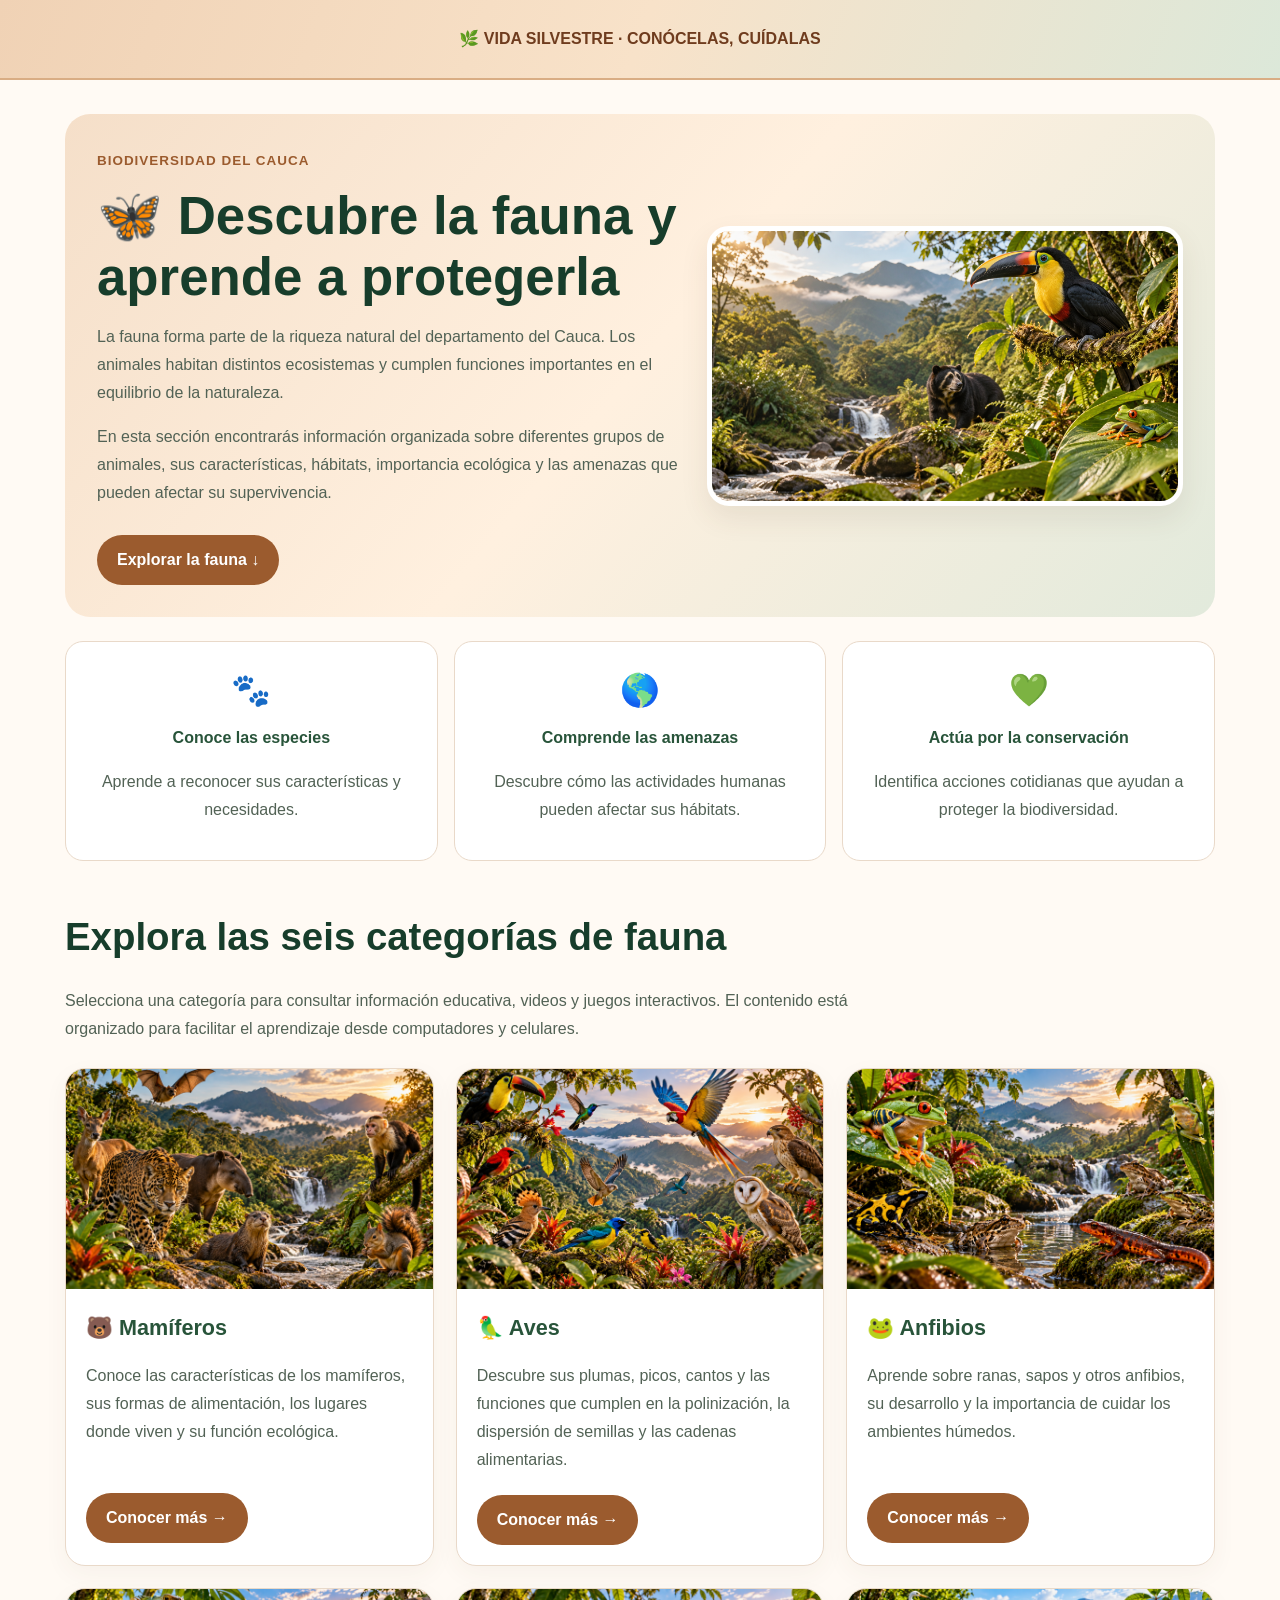
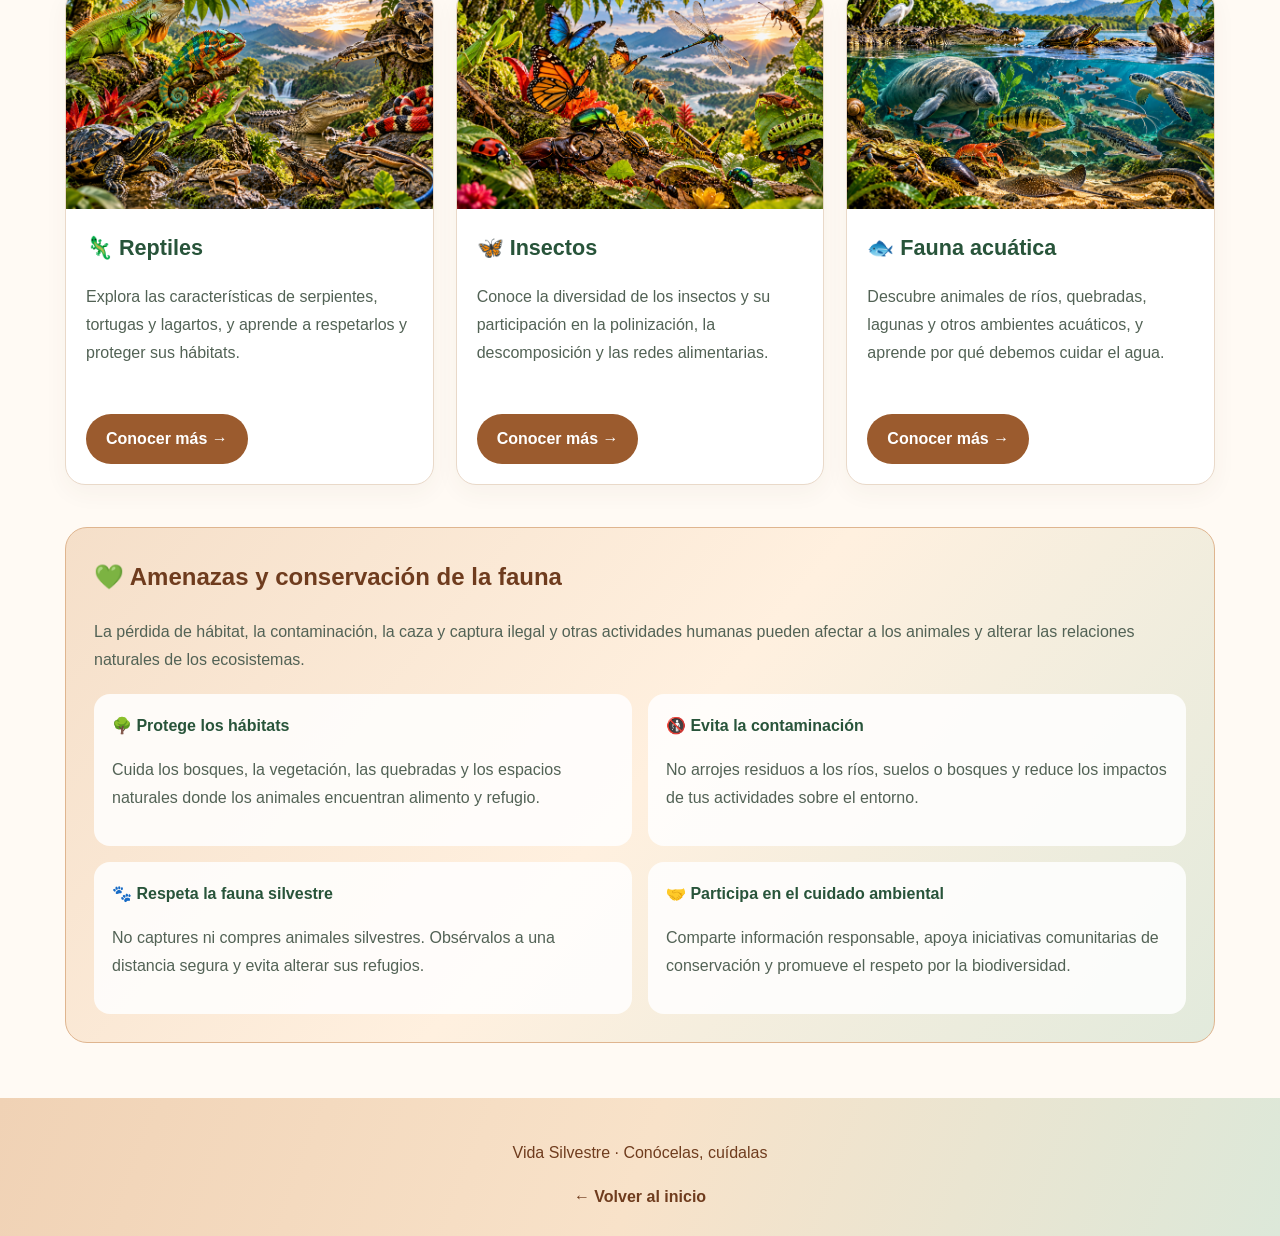
<file: fauna.html>
<!DOCTYPE html>
<html lang="es">
<head>
  <meta charset="UTF-8">
  <meta name="viewport" content="width=device-width, initial-scale=1.0">
  <meta name="description" content="Conoce la fauna, las amenazas ambientales y las acciones para proteger la biodiversidad del Cauca.">
  <title>Fauna | Vida Silvestre Cauca</title>

  <style>
    :root {
      --verde: #28543a;
      --verde-oscuro: #173d2b;
      --texto: #526255;
      --cafe: #9b5b2e;
      --cafe-oscuro: #6f3c1e;
      --naranja: #e58a3a;
      --crema: #fff4e8;
      --crema-claro: #fffaf4;
    }

    * {
      box-sizing: border-box;
    }

    html {
      scroll-behavior: smooth;
    }

    body {
      margin: 0;
      background: var(--crema-claro);
      color: var(--texto);
      font: 16px/1.75 "Segoe UI", Arial, sans-serif;
    }

    a {
      color: var(--cafe);
    }

    .encabezado,
    .pie {
      padding: 25px 5%;
      text-align: center;
      background: linear-gradient(
        110deg,
        #f0d2b5,
        #f8e2c9,
        #dce8d9
      );
      color: var(--cafe-oscuro);
    }

    .encabezado {
      border-bottom: 2px solid #d9ad84;
    }

    .encabezado a,
    .pie a {
      color: var(--cafe-oscuro);
      font-weight: 800;
      text-decoration: none;
    }

    .contenedor {
      width: min(1150px, 92%);
      margin: 34px auto 55px;
    }

    .presentacion {
      display: grid;
      grid-template-columns: 1.1fr .9fr;
      align-items: center;
      gap: 28px;
      padding: 32px;
      border-radius: 25px;
      background: linear-gradient(
        130deg,
        #f5dfc9,
        #fff0df,
        #e2eadc
      );
    }

    .etiqueta {
      color: var(--cafe);
      font-size: .84rem;
      font-weight: 800;
      letter-spacing: 1px;
      text-transform: uppercase;
    }

    h1 {
      margin: 12px 0;
      color: var(--verde-oscuro);
      font-size: clamp(2rem, 4.5vw, 3.3rem);
      line-height: 1.15;
    }

    .presentacion p {
      max-width: 680px;
    }

    .imagen-presentacion {
      width: 100%;
      min-height: 280px;
      max-height: 400px;
      border: 5px solid white;
      border-radius: 22px;
      object-fit: cover;
      background: var(--crema);
      box-shadow: 0 12px 28px #503b2b18;
    }

    .boton {
      display: inline-block;
      margin-top: 12px;
      padding: 11px 20px;
      border-radius: 30px;
      background: var(--cafe);
      color: white;
      font-weight: 800;
      text-decoration: none;
      transition: background .2s, transform .2s;
    }

    .boton:hover {
      transform: translateY(-2px);
      background: var(--cafe-oscuro);
    }

    .beneficios {
      display: grid;
      grid-template-columns: repeat(3, minmax(0, 1fr));
      gap: 16px;
      margin: 24px 0 42px;
    }

    .beneficio {
      padding: 20px;
      border: 1px solid #e9d9c9;
      border-radius: 18px;
      background: white;
      text-align: center;
    }

    .beneficio .icono {
      display: block;
      margin-bottom: 6px;
      font-size: 2rem;
    }

    .beneficio strong {
      color: var(--verde);
    }

    .titulo-seccion {
      margin: 0;
      color: var(--verde-oscuro);
      font-size: clamp(1.7rem, 3.5vw, 2.4rem);
    }

    .descripcion-seccion {
      max-width: 800px;
    }

    .galeria {
      display: grid;
      grid-template-columns: repeat(3, minmax(0, 1fr));
      gap: 22px;
      margin-top: 25px;
    }

    .tarjeta {
      overflow: hidden;
      border: 1px solid #e9d9c9;
      border-radius: 20px;
      background: white;
      box-shadow: 0 8px 25px #513b2e0c;
      transition: transform .2s, box-shadow .2s;
    }

    .tarjeta:hover {
      transform: translateY(-4px);
      box-shadow: 0 13px 28px #513b2e18;
    }

    .tarjeta img {
      display: block;
      width: 100%;
      height: 220px;
      object-fit: cover;
      background: var(--crema);
    }

    .tarjeta-contenido {
      padding: 20px;
    }

    .tarjeta h3 {
      margin: 0 0 8px;
      color: var(--verde);
      font-size: 1.35rem;
    }

    .tarjeta p {
      min-height: 110px;
    }

    .tarjeta .boton {
      margin-top: 5px;
    }

    .conservacion {
      margin-top: 42px;
      padding: 28px;
      border: 1px solid #dfb58f;
      border-radius: 22px;
      background: linear-gradient(
        130deg,
        #f5dfc9,
        #fff0df,
        #e2eadc
      );
    }

    .conservacion h2 {
      margin-top: 0;
      color: var(--cafe-oscuro);
    }

    .acciones {
      display: grid;
      grid-template-columns: repeat(2, minmax(0, 1fr));
      gap: 16px;
      margin-top: 20px;
    }

    .accion {
      padding: 18px;
      border-radius: 16px;
      background: #ffffffd9;
    }

    .accion strong {
      color: var(--verde);
    }

    @media (max-width: 850px) {
      .presentacion {
        grid-template-columns: 1fr;
      }

      .imagen-presentacion {
        min-height: 240px;
      }

      .galeria {
        grid-template-columns: repeat(2, minmax(0, 1fr));
      }
    }

    @media (max-width: 560px) {
      .presentacion {
        padding: 22px;
      }

      .galeria,
      .beneficios,
      .acciones {
        grid-template-columns: 1fr;
      }

      .tarjeta p {
        min-height: auto;
      }
    }
  </style>
</head>

<body>

  <header class="encabezado">
    <a href="index.html">🌿 VIDA SILVESTRE · CONÓCELAS, CUÍDALAS</a>
  </header>

  <main class="contenedor">

    <section class="presentacion">
      <div>
        <span class="etiqueta">Biodiversidad del Cauca</span>
        <h1>🦋 Descubre la fauna y aprende a protegerla</h1>

        <p>
          La fauna forma parte de la riqueza natural del departamento del Cauca.
          Los animales habitan distintos ecosistemas y cumplen funciones
          importantes en el equilibrio de la naturaleza.
        </p>

        <p>
          En esta sección encontrarás información organizada sobre diferentes
          grupos de animales, sus características, hábitats, importancia
          ecológica y las amenazas que pueden afectar su supervivencia.
        </p>

        <a class="boton" href="#explorar-fauna">
          Explorar la fauna ↓
        </a>
      </div>

      <img class="imagen-presentacion"
           src="imagenes/fauna-portada.jpg"
           alt="Animales silvestres en un ecosistema natural">
    </section>

    <section class="beneficios" aria-label="Temas de aprendizaje">
      <article class="beneficio">
        <span class="icono">🐾</span>
        <strong>Conoce las especies</strong>
        <p>Aprende a reconocer sus características y necesidades.</p>
      </article>

      <article class="beneficio">
        <span class="icono">🌎</span>
        <strong>Comprende las amenazas</strong>
        <p>Descubre cómo las actividades humanas pueden afectar sus hábitats.</p>
      </article>

      <article class="beneficio">
        <span class="icono">💚</span>
        <strong>Actúa por la conservación</strong>
        <p>Identifica acciones cotidianas que ayudan a proteger la biodiversidad.</p>
      </article>
    </section>

    <section id="explorar-fauna">
      <h2 class="titulo-seccion">Explora las seis categorías de fauna</h2>
      <p class="descripcion-seccion">
        Selecciona una categoría para consultar información educativa,
        videos y juegos interactivos. El contenido está organizado para
        facilitar el aprendizaje desde computadores y celulares.
      </p>

      <div class="galeria">

        <article class="tarjeta">
          <img src="imagenes/mamiferos.jpg"
               alt="Mamíferos en la naturaleza"
               loading="lazy">
          <div class="tarjeta-contenido">
            <h3>🐻 Mamíferos</h3>
            <p>
              Conoce las características de los mamíferos, sus formas de
              alimentación, los lugares donde viven y su función ecológica.
            </p>
            <a class="boton" href="detalle-fauna.html?animal=mamiferos">
              Conocer más →
            </a>
          </div>
        </article>

        <article class="tarjeta">
          <img src="imagenes/aves.jpg"
               alt="Aves silvestres"
               loading="lazy">
          <div class="tarjeta-contenido">
            <h3>🦜 Aves</h3>
            <p>
              Descubre sus plumas, picos, cantos y las funciones que cumplen
              en la polinización, la dispersión de semillas y las cadenas alimentarias.
            </p>
            <a class="boton" href="detalle-fauna.html?animal=aves">
              Conocer más →
            </a>
          </div>
        </article>

        <article class="tarjeta">
          <img src="imagenes/anfibios.jpg"
               alt="Anfibios en un ambiente natural"
               loading="lazy">
          <div class="tarjeta-contenido">
            <h3>🐸 Anfibios</h3>
            <p>
              Aprende sobre ranas, sapos y otros anfibios, su desarrollo
              y la importancia de cuidar los ambientes húmedos.
            </p>
            <a class="boton" href="detalle-fauna.html?animal=anfibios">
              Conocer más →
            </a>
          </div>
        </article>

        <article class="tarjeta">
          <img src="imagenes/reptiles.jpg"
               alt="Reptiles en su hábitat"
               loading="lazy">
          <div class="tarjeta-contenido">
            <h3>🦎 Reptiles</h3>
            <p>
              Explora las características de serpientes, tortugas y lagartos,
              y aprende a respetarlos y proteger sus hábitats.
            </p>
            <a class="boton" href="detalle-fauna.html?animal=reptiles">
              Conocer más →
            </a>
          </div>
        </article>

        <article class="tarjeta">
          <img src="imagenes/insectos.jpg"
               alt="Insectos sobre una planta"
               loading="lazy">
          <div class="tarjeta-contenido">
            <h3>🦋 Insectos</h3>
            <p>
              Conoce la diversidad de los insectos y su participación
              en la polinización, la descomposición y las redes alimentarias.
            </p>
            <a class="boton" href="detalle-fauna.html?animal=insectos">
              Conocer más →
            </a>
          </div>
        </article>

        <article class="tarjeta">
          <img src="imagenes/faunaacuatica.jpg"
               alt="Animales de ambientes acuáticos"
               loading="lazy">
          <div class="tarjeta-contenido">
            <h3>🐟 Fauna acuática</h3>
            <p>
              Descubre animales de ríos, quebradas, lagunas y otros ambientes
              acuáticos, y aprende por qué debemos cuidar el agua.
            </p>
            <a class="boton" href="detalle-fauna.html?animal=acuaticos">
              Conocer más →
            </a>
          </div>
        </article>

      </div>
    </section>

    <section class="conservacion" id="amenazas">
      <h2>💚 Amenazas y conservación de la fauna</h2>
      <p>
        La pérdida de hábitat, la contaminación, la caza y captura ilegal
        y otras actividades humanas pueden afectar a los animales y alterar
        las relaciones naturales de los ecosistemas.
      </p>

      <div class="acciones">
        <article class="accion">
          <strong>🌳 Protege los hábitats</strong>
          <p>
            Cuida los bosques, la vegetación, las quebradas y los espacios
            naturales donde los animales encuentran alimento y refugio.
          </p>
        </article>

        <article class="accion">
          <strong>🚯 Evita la contaminación</strong>
          <p>
            No arrojes residuos a los ríos, suelos o bosques y reduce los
            impactos de tus actividades sobre el entorno.
          </p>
        </article>

        <article class="accion">
          <strong>🐾 Respeta la fauna silvestre</strong>
          <p>
            No captures ni compres animales silvestres. Obsérvalos a una
            distancia segura y evita alterar sus refugios.
          </p>
        </article>

        <article class="accion">
          <strong>🤝 Participa en el cuidado ambiental</strong>
          <p>
            Comparte información responsable, apoya iniciativas comunitarias
            de conservación y promueve el respeto por la biodiversidad.
          </p>
        </article>
      </div>
    </section>

  </main>

  <footer class="pie">
    <p>Vida Silvestre · Conócelas, cuídalas</p>
    <a href="index.html">← Volver al inicio</a>
  </footer>

</body>
</html>
</file>
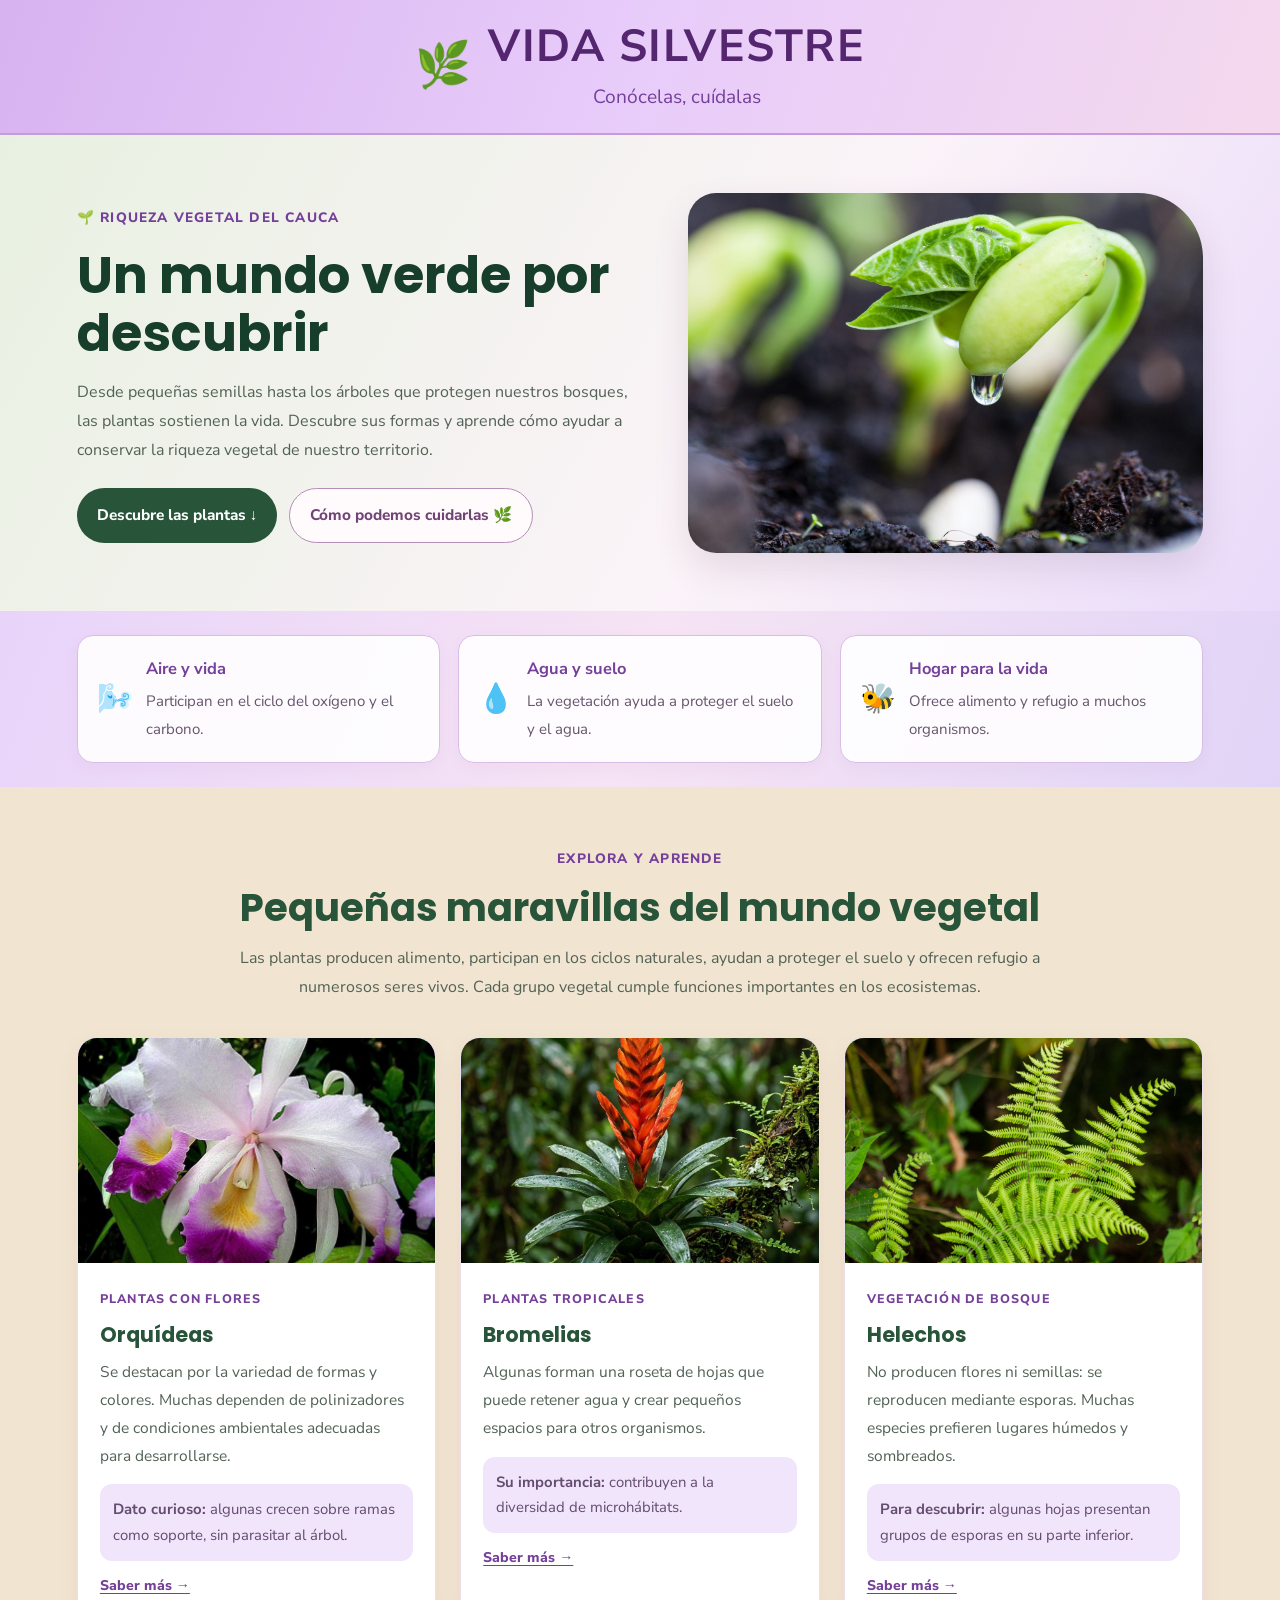
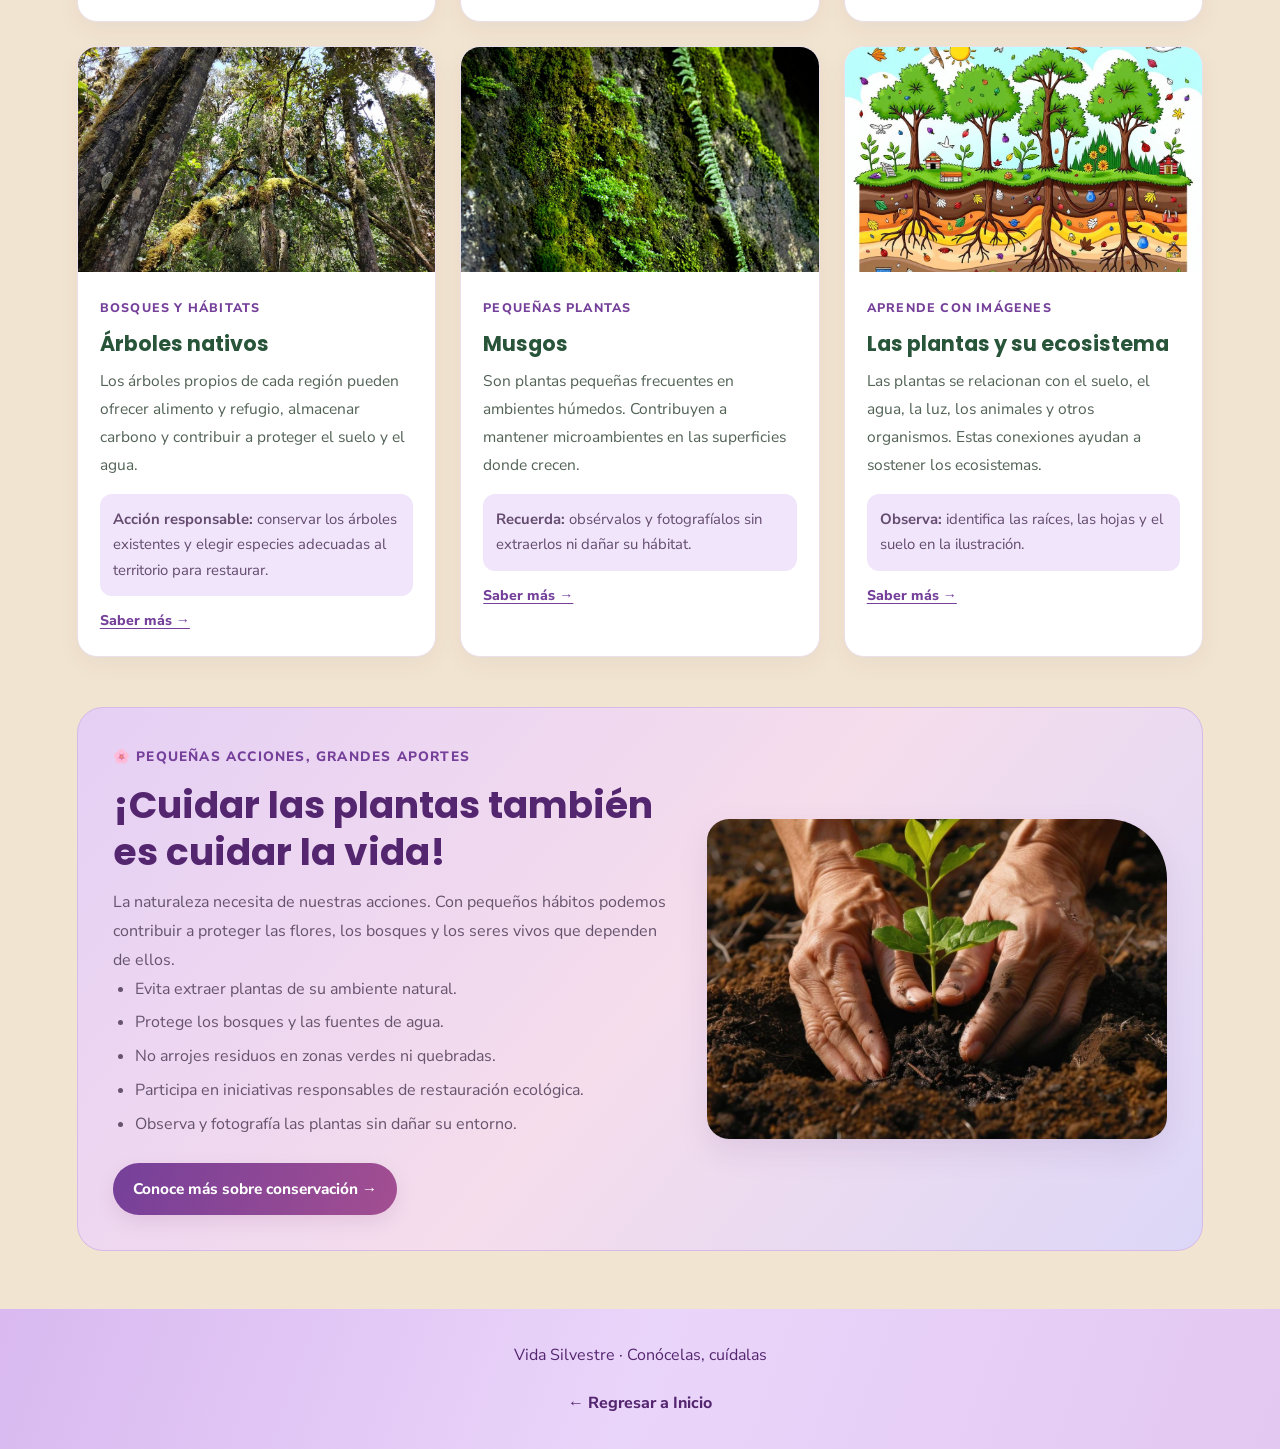
<file: flora.html>
<!DOCTYPE html>
<html lang="es">
<head>
  <meta charset="UTF-8">
  <meta name="viewport" content="width=device-width, initial-scale=1.0">
  <meta name="description" content="Descubre la flora, las plantas y la riqueza vegetal del Cauca y aprende a proteger la biodiversidad.">
  <title>Flora | Vida Silvestre Cauca</title>

  <link rel="stylesheet" href="styles.css">
  <script src="script.js" defer></script>

  <style>
    :root {
      --verde: #28543a;
      --verde-oscuro: #173d2b;
      --texto: #526255;
      --morado: #75409a;
      --morado-oscuro: #54266f;
      --lila: #e5d0f5;
      --rosa: #f7dce9;
    }

    html { scroll-behavior: smooth; }

    body {
      margin: 0;
      color: var(--texto);
      font-size: 16px;
    }

    .flora-header {
      width: 100%;
      min-height: 135px;
      padding: 20px 5%;
      box-sizing: border-box;
      display: flex;
      align-items: center;
      justify-content: center;
      background: linear-gradient(110deg, #d7b3f0, #e8ccfa, #f4d9ee);
      border-bottom: 2px solid #c49cde;
    }

    .flora-header .flora-brand {
      display: flex;
      align-items: center;
      justify-content: center;
      gap: 17px;
      width: 100%;
      text-align: center;
      text-decoration: none;
    }

    .flora-header .brand-mark {
      font-size: 2.8rem;
      line-height: 1;
    }

    .flora-header .flora-brand strong {
      display: block;
      color: var(--morado-oscuro);
      font-size: clamp(2rem, 4vw, 2.8rem);
      line-height: 1.2;
      letter-spacing: 1.5px;
    }

    .flora-header .flora-brand small {
      display: block;
      margin-top: 7px;
      color: #75409a;
      font-size: 1.2rem;
    }

    .flora-hero {
      display: grid;
      grid-template-columns: 1.05fr .95fr;
      gap: 42px;
      align-items: center;
      padding: 58px 6%;
      background: linear-gradient(120deg, #e8f1e1, #fbf3f8 60%, #e9dafa);
    }

    .flora-hero-contenido { max-width: 650px; }

    .flora-etiqueta {
      color: var(--morado);
      font-size: .85rem;
      font-weight: 800;
      letter-spacing: 1.2px;
      text-transform: uppercase;
    }

    .flora-hero h1 {
      color: var(--verde-oscuro);
      font-size: clamp(2.2rem, 4vw, 3.6rem);
      line-height: 1.12;
      margin: 16px 0;
    }

    .flora-hero p {
      line-height: 1.8;
      font-size: 1rem;
    }

    .flora-hero-imagen {
      display: block;
      width: 100%;
      height: 360px;
      object-fit: cover;
      border-radius: 28px 65px 28px 28px;
      box-shadow: 0 15px 35px #50334d20;
    }

    .flora-botones {
      display: flex;
      flex-wrap: wrap;
      gap: 12px;
      margin-top: 24px;
    }

    .flora-btn {
      display: inline-flex;
      align-items: center;
      justify-content: center;
      padding: 13px 20px;
      border-radius: 999px;
      font-size: .96rem;
      font-weight: 750;
      text-decoration: none;
      transition: transform .2s, box-shadow .2s;
    }

    .flora-btn:hover {
      transform: translateY(-3px);
      box-shadow: 0 7px 18px #6e47751c;
    }

    .flora-btn-principal {
      background: var(--verde);
      color: white;
    }

    .flora-btn-secundario {
      border: 1px solid #b58eb8;
      color: #704477;
      background: #fffafc;
    }

    .flora-beneficios {
      display: grid;
      grid-template-columns: repeat(3, minmax(0, 1fr));
      gap: 18px;
      padding: 24px 6%;
      background: linear-gradient(110deg, #e8d4fa, #f6e3f4, #e1d4f7);
    }

    .flora-beneficio {
      display: flex;
      gap: 13px;
      align-items: center;
      padding: 19px;
      border: 1px solid #d8bde9;
      border-radius: 16px;
      background: rgba(255, 255, 255, .9);
      box-shadow: 0 5px 16px #81517b0b;
    }

    .flora-beneficio .icono {
      font-size: 1.8rem;
      flex-shrink: 0;
    }

    .flora-beneficio strong {
      display: block;
      color: var(--morado);
      font-size: 1.03rem;
      margin-bottom: 5px;
    }

    .flora-beneficio small {
      color: #68556d;
      font-size: .94rem;
      line-height: 1.6;
    }

    .flora-contenido {
      max-width: 1280px;
      margin: auto;
      padding: 58px 6%;
    }

    .flora-introduccion {
      max-width: 850px;
      margin: 0 auto 35px;
      text-align: center;
    }

    .flora-introduccion h2 {
      color: var(--verde);
      font-size: clamp(1.8rem, 3vw, 2.5rem);
      margin: 12px 0;
    }

    .flora-introduccion p {
      font-size: 1rem;
      line-height: 1.8;
    }

    .flora-grid {
      display: grid;
      grid-template-columns: repeat(3, minmax(0, 1fr));
      gap: 24px;
    }

    .flora-card {
      overflow: hidden;
      border: 1px solid #eadfeb;
      border-radius: 20px;
      background: white;
      box-shadow: 0 8px 25px #51334e0c;
      transition: transform .25s, box-shadow .25s;
    }

    .flora-card:hover {
      transform: translateY(-5px);
      box-shadow: 0 14px 28px #51334e19;
    }

    .flora-card img {
      display: block;
      width: 100%;
      height: 225px;
      object-fit: cover;
      background: #f3eaf5;
    }

    .flora-card-body { padding: 22px; }

    .flora-card .flora-etiqueta { font-size: .78rem; }

    .flora-card h3 {
      margin: 10px 0;
      color: var(--verde);
      font-size: 1.3rem;
    }

    .flora-card p {
      font-size: .97rem;
      line-height: 1.8;
    }

    .flora-dato {
      margin-top: 15px;
      padding: 13px;
      border-radius: 12px;
      background: #f0e5fa;
      color: #654c70;
      font-size: .93rem;
      line-height: 1.7;
    }

    /* ÚNICO CAMBIO: ENLACE PEQUEÑO QUE ABRE OTRA PÁGINA */
    .flora-enlace-detalle {
      display: inline-block;
      margin-top: 13px;
      color: var(--morado);
      font-size: .88rem;
      font-weight: 800;
      text-decoration: underline;
      text-underline-offset: 3px;
    }

    .flora-enlace-detalle:hover {
      color: var(--morado-oscuro);
    }

    .flora-cierre {
      margin-top: 50px;
      padding: 35px;
      border-radius: 26px;
      background: linear-gradient(130deg, #e5d0f5, #f5ddec 52%, #dcd7f7);
      border: 1px solid #d6b8e9;
      display: grid;
      grid-template-columns: 1.1fr .9fr;
      gap: 32px;
      align-items: center;
      overflow: hidden;
    }

    .flora-cierre .flora-etiqueta { color: var(--morado); }

    .flora-cierre h2 {
      color: var(--morado-oscuro);
      font-size: clamp(1.7rem, 3vw, 2.35rem);
      line-height: 1.25;
      margin: 12px 0;
    }

    .flora-cierre p,
    .flora-cierre li {
      color: #66536d;
      font-size: 1rem;
      line-height: 1.8;
    }

    .flora-cierre ul {
      padding-left: 22px;
      margin-bottom: 24px;
    }

    .flora-cierre li { margin-bottom: 5px; }

    .flora-cierre .flora-btn-principal {
      background: linear-gradient(110deg, #75409a, #a34e91);
      color: white;
      box-shadow: 0 7px 18px #9a528b25;
    }

    .flora-cierre-imagen {
      display: block;
      width: 100%;
      height: 320px;
      object-fit: cover;
      border-radius: 22px 60px 22px 22px;
      box-shadow: 0 12px 30px #78518b22;
    }

    .site-footer {
      background: linear-gradient(110deg, #d9b9f0, #ead5fa, #e3c8f2);
      color: var(--morado-oscuro);
      text-align: center;
      padding: 32px 6%;
    }

    .site-footer p {
      max-width: 750px;
      margin: 0 auto 12px;
      text-align: center;
      line-height: 1.8;
      font-size: 1rem;
    }

    .site-footer a {
      display: inline-block;
      color: var(--morado-oscuro);
      font-weight: 750;
      margin-top: 8px;
    }

    @media (max-width: 900px) {
      .flora-hero {
        grid-template-columns: 1fr;
        gap: 26px;
      }

      .flora-hero-imagen { height: 320px; }

      .flora-grid {
        grid-template-columns: repeat(2, minmax(0, 1fr));
      }

      .flora-beneficios { grid-template-columns: 1fr; }

      .flora-cierre { grid-template-columns: 1fr; }

      .flora-cierre-imagen { height: 290px; }
    }

    @media (max-width: 580px) {
      .flora-header {
        min-height: 110px;
        padding: 18px 4%;
      }

      .flora-header .brand-mark { font-size: 2rem; }

      .flora-header .flora-brand { gap: 10px; }

      .flora-header .flora-brand strong {
        font-size: 1.65rem;
        letter-spacing: .5px;
      }

      .flora-header .flora-brand small { font-size: 1rem; }

      .flora-hero { padding: 40px 5%; }

      .flora-hero-imagen { height: 245px; }

      .flora-contenido { padding: 40px 5%; }

      .flora-grid { grid-template-columns: 1fr; }

      .flora-card img { height: 245px; }

      .flora-cierre { padding: 23px; }

      .flora-beneficios { padding: 20px 5%; }

      .flora-beneficio { padding: 17px; }

      .flora-beneficio small { font-size: .92rem; }
    }

    @media (prefers-reduced-motion: reduce) {
      *,
      *::before,
      *::after {
        animation: none !important;
        transition: none !important;
        scroll-behavior: auto !important;
      }
    }
  </style>
</head>

<body>

<header class="site-header flora-header">
  <a class="brand flora-brand" href="index.html" aria-label="Regresar al inicio">
    <span class="brand-mark">🌿</span>
    <span>
      <strong>VIDA SILVESTRE</strong>
      <small>Conócelas, cuídalas</small>
    </span>
  </a>
</header>

<main>

  <section class="flora-hero">
    <div class="flora-hero-contenido">
      <span class="flora-etiqueta">🌱 Riqueza vegetal del Cauca</span>

      <h1>Un mundo verde por descubrir</h1>

      <p>
        Desde pequeñas semillas hasta los árboles que protegen nuestros bosques,
        las plantas sostienen la vida. Descubre sus formas y aprende cómo ayudar
        a conservar la riqueza vegetal de nuestro territorio.
      </p>

      <div class="flora-botones">
        <a class="flora-btn flora-btn-principal" href="#explorar-plantas">
          Descubre las plantas ↓
        </a>

        <a class="flora-btn flora-btn-secundario" href="#cuidar-flora">
          Cómo podemos cuidarlas 🌿
        </a>
      </div>
    </div>

    <img class="flora-hero-imagen"
         src="imagenes/semillas.jpg"
         alt="Brote verde que comienza a crecer en la tierra">
  </section>

  <section class="flora-beneficios" aria-label="Importancia de las plantas">

    <div class="flora-beneficio">
      <span class="icono" aria-hidden="true">🌬️</span>
      <div>
        <strong>Aire y vida</strong>
        <small>Participan en el ciclo del oxígeno y el carbono.</small>
      </div>
    </div>

    <div class="flora-beneficio">
      <span class="icono" aria-hidden="true">💧</span>
      <div>
        <strong>Agua y suelo</strong>
        <small>La vegetación ayuda a proteger el suelo y el agua.</small>
      </div>
    </div>

    <div class="flora-beneficio">
      <span class="icono" aria-hidden="true">🐝</span>
      <div>
        <strong>Hogar para la vida</strong>
        <small>Ofrece alimento y refugio a muchos organismos.</small>
      </div>
    </div>

  </section>

  <section class="flora-contenido" id="explorar-plantas">

    <div class="flora-introduccion">
      <span class="flora-etiqueta">Explora y aprende</span>

      <h2>Pequeñas maravillas del mundo vegetal</h2>

      <p>
        Las plantas producen alimento, participan en los ciclos naturales,
        ayudan a proteger el suelo y ofrecen refugio a numerosos seres vivos.
        Cada grupo vegetal cumple funciones importantes en los ecosistemas.
      </p>
    </div>

    <div class="flora-grid">

      <!-- 1. ORQUÍDEAS -->
      <article class="flora-card">
        <img src="imagenes/orquidea%201.jpg"
             alt="Orquídea de flores rosadas y moradas"
             loading="lazy">

        <div class="flora-card-body">
          <span class="flora-etiqueta">Plantas con flores</span>
          <h3>Orquídeas</h3>

          <p>
            Se destacan por la variedad de formas y colores. Muchas dependen
            de polinizadores y de condiciones ambientales adecuadas para desarrollarse.
          </p>

          <div class="flora-dato">
            <strong>Dato curioso:</strong> algunas crecen sobre ramas como soporte,
            sin parasitar al árbol.
          </div>

          <a class="flora-enlace-detalle" href="detalle-flora.html?planta=orquideas">Saber más →</a>
        </div>
      </article>

      <!-- 2. BROMELIAS -->
      <article class="flora-card">
        <img src="imagenes/bromelias.jpg"
             alt="Bromelia tropical con hojas en roseta"
             loading="lazy">

        <div class="flora-card-body">
          <span class="flora-etiqueta">Plantas tropicales</span>
          <h3>Bromelias</h3>

          <p>
            Algunas forman una roseta de hojas que puede retener agua y crear
            pequeños espacios para otros organismos.
          </p>

          <div class="flora-dato">
            <strong>Su importancia:</strong> contribuyen a la diversidad
            de microhábitats.
          </div>

          <a class="flora-enlace-detalle" href="detalle-flora.html?planta=bromelias">Saber más →</a>
        </div>
      </article>

      <!-- 3. HELECHOS -->
      <article class="flora-card">
        <img src="imagenes/helechos.jpg"
             alt="Frondas verdes de un helecho"
             loading="lazy">

        <div class="flora-card-body">
          <span class="flora-etiqueta">Vegetación de bosque</span>
          <h3>Helechos</h3>

          <p>
            No producen flores ni semillas: se reproducen mediante esporas.
            Muchas especies prefieren lugares húmedos y sombreados.
          </p>

          <div class="flora-dato">
            <strong>Para descubrir:</strong> algunas hojas presentan grupos
            de esporas en su parte inferior.
          </div>

          <a class="flora-enlace-detalle" href="detalle-flora.html?planta=helechos">Saber más →</a>
        </div>
      </article>

      <!-- 4. ÁRBOLES NATIVOS -->
      <article class="flora-card">
        <img src="imagenes/arbolesnativos.jpg"
             alt="Árboles que forman parte de un bosque"
             loading="lazy">

        <div class="flora-card-body">
          <span class="flora-etiqueta">Bosques y hábitats</span>
          <h3>Árboles nativos</h3>

          <p>
            Los árboles propios de cada región pueden ofrecer alimento y refugio,
            almacenar carbono y contribuir a proteger el suelo y el agua.
          </p>

          <div class="flora-dato">
            <strong>Acción responsable:</strong> conservar los árboles existentes
            y elegir especies adecuadas al territorio para restaurar.
          </div>

          <a class="flora-enlace-detalle" href="detalle-flora.html?planta=arboles">Saber más →</a>
        </div>
      </article>

      <!-- 5. MUSGOS -->
      <article class="flora-card">
        <img src="imagenes/musgos.jpg"
             alt="Musgos verdes creciendo sobre una superficie húmeda"
             loading="lazy">

        <div class="flora-card-body">
          <span class="flora-etiqueta">Pequeñas plantas</span>
          <h3>Musgos</h3>

          <p>
            Son plantas pequeñas frecuentes en ambientes húmedos. Contribuyen
            a mantener microambientes en las superficies donde crecen.
          </p>

          <div class="flora-dato">
            <strong>Recuerda:</strong> obsérvalos y fotografíalos sin extraerlos
            ni dañar su hábitat.
          </div>

          <a class="flora-enlace-detalle" href="detalle-flora.html?planta=musgos">Saber más →</a>
        </div>
      </article>

      <!-- 6. LAS PLANTAS Y SU ECOSISTEMA -->
      <article class="flora-card">
        <img src="imagenes/ilustracioneducativa.jpg"
             alt="Ilustración educativa de árboles, plantas, raíces y suelo"
             loading="lazy">

        <div class="flora-card-body">
          <span class="flora-etiqueta">Aprende con imágenes</span>
          <h3>Las plantas y su ecosistema</h3>

          <p>
            Las plantas se relacionan con el suelo, el agua, la luz, los animales
            y otros organismos. Estas conexiones ayudan a sostener los ecosistemas.
          </p>

          <div class="flora-dato">
            <strong>Observa:</strong> identifica las raíces, las hojas y el suelo
            en la ilustración.
          </div>

          <a class="flora-enlace-detalle" href="detalle-flora.html?planta=ecosistema">Saber más →</a>
        </div>
      </article>

    </div>

    <section class="flora-cierre" id="cuidar-flora">

      <div>
        <span class="flora-etiqueta">🌸 Pequeñas acciones, grandes aportes</span>

        <h2>¡Cuidar las plantas también es cuidar la vida!</h2>

        <p>
          La naturaleza necesita de nuestras acciones. Con pequeños hábitos
          podemos contribuir a proteger las flores, los bosques y los seres
          vivos que dependen de ellos.
        </p>

        <ul>
          <li>Evita extraer plantas de su ambiente natural.</li>
          <li>Protege los bosques y las fuentes de agua.</li>
          <li>No arrojes residuos en zonas verdes ni quebradas.</li>
          <li>Participa en iniciativas responsables de restauración ecológica.</li>
          <li>Observa y fotografía las plantas sin dañar su entorno.</li>
        </ul>

        <a class="flora-btn flora-btn-principal" href="conservacion.html">
          Conoce más sobre conservación →
        </a>
      </div>

      <img class="flora-cierre-imagen"
           src="imagenes/restauracion.jpg"
           alt="Manos sembrando una planta joven en la tierra"
           loading="lazy">

    </section>

  </section>

</main>

<footer class="site-footer">
  <p>Vida Silvestre · Conócelas, cuídalas</p>
  <a href="index.html">← Regresar a Inicio</a>
</footer>

</body>
</html>
</file>
<file: styles.css>
@import url('https://fonts.googleapis.com/css2?family=Nunito+Sans:wght@400;500;600;700;800&family=Poppins:wght@500;600;700;800&display=swap');

:root {
  --verde: #24583d;
  --verde-oscuro: #123b2c;
  --verde-claro: #8fbd6d;
  --crema: #f8f6ee;
  --texto: #26372e;
  --gris: #5d6d62;
  --blanco: #ffffff;
}

* {
  box-sizing: border-box;
  margin: 0;
  padding: 0;
}

html {
  scroll-behavior: smooth;
  scroll-padding-top: 100px;
}

body {
  font-family: 'Nunito Sans', sans-serif;
  color: var(--texto);
  background: var(--blanco);
  line-height: 1.7;
}

h1, h2, h3 {
  font-family: 'Poppins', sans-serif;
  line-height: 1.25;
}

a {
  color: inherit;
  text-decoration: none;
}

img {
  max-width: 100%;
}

/* ENCABEZADO */

.encabezado {
  min-height: 86px;
  padding: 12px 5%;
  display: flex;
  justify-content: space-between;
  align-items: center;
  gap: 25px;
  background: var(--blanco);
  position: sticky;
  top: 0;
  z-index: 20;
  box-shadow: 0 3px 15px #123b2c12;
}

.marca {
  display: flex;
  align-items: center;
  gap: 9px;
  color: var(--verde);
  flex-shrink: 0;
}

.marca-hoja {
  font-size: 2.7rem;
}

.marca-texto {
  display: flex;
  flex-direction: column;
  line-height: 1.3;
}

.marca-texto strong {
  font-family: 'Poppins', sans-serif;
  font-size: 1.15rem;
  letter-spacing: 0.2px;
}

.marca-texto small {
  font-size: 0.82rem;
  color: var(--gris);
}

.menu {
  display: flex;
  align-items: center;
  gap: 5px;
}

.menu a {
  padding: 10px 13px;
  border-radius: 30px;
  font-size: 0.91rem;
  font-weight: 800;
  transition: background 0.2s, color 0.2s;
}

.menu a:hover,
.menu a.activo {
  background: var(--verde-oscuro);
  color: var(--blanco);
}

.menu-boton {
  display: none;
  border: 0;
  background: transparent;
  color: var(--verde);
  font-size: 1.9rem;
  cursor: pointer;
}

/* PORTADA */

.portada {
  min-height: 570px;
  padding: 75px 7%;
  position: relative;
  display: flex;
  align-items: center;
  overflow: hidden;
  background: var(--verde-oscuro);
  color: var(--blanco);
}

.portada-fondo {
  position: absolute;
  inset: 0;
  background-image:
    linear-gradient(90deg, #092a20ed 0%, #092a20bf 43%, #092a2045 100%),
    url('imagenes/cauca.jpg');
  background-size: cover;
  background-position: center;
  transform: scale(1.02);
}

.portada-contenido {
  position: relative;
  z-index: 2;
  max-width: 650px;
}

.etiqueta-portada {
  display: inline-block;
  padding: 8px 15px;
  margin-bottom: 22px;
  border-radius: 30px;
  background: #ffffff20;
  color: #e8f6d9;
  font-weight: 800;
  font-size: 0.83rem;
  letter-spacing: 1.3px;
}

.portada h1 {
  font-size: clamp(2.7rem, 5vw, 4.5rem);
  letter-spacing: -1.6px;
  margin-bottom: 20px;
}

.portada h1 span {
  color: #b7e27e;
}

.portada-contenido > p {
  max-width: 580px;
  color: #f2f5ef;
  font-size: 1.15rem;
  line-height: 1.7;
}

.botones-portada {
  display: flex;
  flex-wrap: wrap;
  gap: 13px;
  margin-top: 28px;
}

.boton {
  display: inline-flex;
  justify-content: center;
  align-items: center;
  gap: 9px;
  padding: 12px 20px;
  border-radius: 30px;
  font-weight: 800;
  transition: transform 0.2s, background 0.2s;
}

.boton:hover {
  transform: translateY(-3px);
}

.boton-principal {
  color: var(--verde-oscuro);
  background: var(--verde-claro);
}

.boton-principal:hover {
  background: #b5dc94;
}

.boton-secundario {
  border: 2px solid #ffffffd9;
  color: var(--blanco);
  background: #ffffff0c;
}

.boton-secundario:hover {
  background: #ffffff20;
}

.oso-portada {
  position: absolute;
  z-index: 1;
  width: min(40%, 500px);
  height: 95%;
  right: 3%;
  bottom: -5%;
  object-fit: contain;
  object-position: center bottom;
  filter: drop-shadow(0 12px 20px #00000030);
}

.mensaje-portada {
  position: absolute;
  z-index: 3;
  right: 5%;
  bottom: 20px;
  display: flex;
  align-items: center;
  gap: 8px;
  color: #ffffffed;
  font-weight: 800;
}

/* PROPÓSITO */

.proposito {
  display: grid;
  grid-template-columns: 65px minmax(0, 1fr) minmax(230px, 0.75fr);
  align-items: center;
  gap: 25px;
  padding: 38px 7%;
  background: var(--crema);
}

.proposito-icono {
  width: 60px;
  height: 60px;
  display: grid;
  place-items: center;
  border-radius: 50%;
  background: #e4eddb;
  font-size: 2.1rem;
}

.etiqueta {
  display: inline-block;
  color: var(--verde);
  font-size: 0.79rem;
  font-weight: 800;
  letter-spacing: 1.4px;
  margin-bottom: 10px;
}

.proposito h2 {
  color: var(--verde-oscuro);
  font-size: clamp(1.45rem, 2.5vw, 2.1rem);
  margin-bottom: 12px;
}

.proposito p {
  color: var(--gris);
  font-size: 1rem;
}

.proposito-imagen {
  width: 100%;
  height: 185px;
  object-fit: cover;
  border-radius: 12px;
}

/* TARJETAS */

.explorar {
  padding: 75px 7%;
  background: var(--blanco);
}

.titulo-seccion {
  max-width: 760px;
  margin: 0 auto 38px;
  text-align: center;
}

.titulo-seccion h2 {
  color: var(--verde-oscuro);
  font-size: clamp(1.8rem, 3.4vw, 2.7rem);
  margin-bottom: 15px;
}

.titulo-seccion p {
  color: var(--gris);
  font-size: 1.08rem;
}

.tarjetas {
  display: grid;
  grid-template-columns: repeat(4, minmax(0, 1fr));
  gap: 20px;
}

.tarjeta {
  overflow: hidden;
  background: var(--blanco);
  border: 1px solid #e3e9e0;
  border-radius: 16px;
  box-shadow: 0 7px 25px #183d250d;
  transition: transform 0.25s, box-shadow 0.25s;
}

.tarjeta:hover {
  transform: translateY(-5px);
  box-shadow: 0 13px 30px #183d2518;
}

.tarjeta img {
  display: block;
  width: 100%;
  height: 190px;
  object-fit: cover;
  background: var(--crema);
}

.tarjeta-contenido {
  padding: 21px;
}

.categoria {
  display: block;
  color: var(--verde);
  font-size: 0.74rem;
  font-weight: 800;
  letter-spacing: 1px;
  margin-bottom: 9px;
}

.tarjeta h3 {
  color: var(--verde-oscuro);
  font-size: 1.2rem;
  margin-bottom: 12px;
}

.tarjeta p {
  color: var(--gris);
  font-size: 0.96rem;
}

.enlace-tarjeta {
  display: inline-block;
  margin-top: 18px;
  color: var(--verde);
  font-weight: 800;
}

.enlace-tarjeta:hover {
  text-decoration: underline;
}

/* MENSAJE FINAL */

.mensaje-final {
  padding: 65px 7%;
  text-align: center;
  background: #eaf1e5;
}

.mensaje-icono {
  font-size: 2.7rem;
}

.mensaje-final h2 {
  color: var(--verde-oscuro);
  font-size: clamp(1.8rem, 3vw, 2.5rem);
  margin: 12px 0;
}

.mensaje-final p {
  max-width: 720px;
  margin: 0 auto 24px;
  color: var(--gris);
  font-size: 1.08rem;
}

/* PIE DE PÁGINA */

.pie {
  padding: 35px 7%;
  text-align: center;
  color: var(--blanco);
  background: var(--verde-oscuro);
}

.marca-pie {
  display: inline-flex;
  color: var(--blanco);
  margin-bottom: 12px;
  font-family: 'Poppins', sans-serif;
  font-weight: 800;
}

.pie p {
  max-width: 750px;
  margin: 0 auto 12px;
  color: #e0eae2;
}

.pie small {
  color: #c4d5c8;
}

/* ADAPTACIÓN A TABLETAS */

@media (max-width: 1100px) {
  .encabezado {
    padding: 12px 3%;
    gap: 12px;
  }

  .menu a {
    padding: 9px;
    font-size: 0.82rem;
  }

  .tarjetas {
    grid-template-columns: repeat(2, minmax(0, 1fr));
  }

  .proposito {
    grid-template-columns: 55px minmax(0, 1fr);
  }

  .proposito-imagen {
    grid-column: 1 / -1;
    height: 200px;
  }
}

/* ADAPTACIÓN A CELULARES */

@media (max-width: 700px) {
  .encabezado {
    flex-wrap: wrap;
    padding: 12px 5%;
  }

  .marca-texto strong {
    font-size: 1rem;
  }

  .menu-boton {
    display: block;
  }

  .menu {
    display: none;
    width: 100%;
    flex-direction: column;
    align-items: stretch;
  }

  .menu.abierto {
    display: flex;
  }

  .menu a {
    padding: 11px 13px;
    border-radius: 8px;
    font-size: 0.95rem;
  }

  .portada {
    min-height: 670px;
    align-items: flex-start;
    padding: 50px 6%;
  }

  .portada-fondo {
    background-position: center;
  }

  .portada h1 {
    font-size: clamp(2.35rem, 9vw, 3.4rem);
  }

  .portada-contenido > p {
    font-size: 1.02rem;
  }

  .botones-portada {
    flex-direction: column;
    align-items: flex-start;
  }

  .oso-portada {
    width: 65%;
    height: 45%;
    right: -4%;
    bottom: -1%;
    opacity: 0.92;
  }

  .mensaje-portada {
    right: 5%;
    bottom: 12px;
    font-size: 0.8rem;
  }

  .proposito {
    grid-template-columns: 1fr;
    padding: 45px 6%;
    gap: 16px;
  }

  .proposito-imagen {
    grid-column: auto;
  }

  .explorar {
    padding: 50px 6%;
  }

  .tarjetas {
    grid-template-columns: 1fr;
  }

  .tarjeta img {
    height: 230px;
  }

  .mensaje-final {
    padding: 50px 6%;
  }
}

@media (prefers-reduced-motion: reduce) {
  html {
    scroll-behavior: auto;
  }

  *,
  *::before,
  *::after {
    transition-duration: 0.01ms !important;
  }
}

.menu-toggle {
  display: none;
}

@media (max-width: 760px) {
  .menu-toggle {
    display: block;
    border: 0;
    background: transparent;
    color: #28543a;
    font-size: 1.6rem;
    cursor: pointer;
  }

  .site-header {
    position: relative;
  }

  .nav-menu {
    display: none;
    position: absolute;
    top: 100%;
    left: 0;
    right: 0;
    z-index: 1000;
    padding: 18px;
    background: #fff;
    box-shadow: 0 8px 20px #00000015;
    flex-direction: column;
    align-items: stretch;
    gap: 10px;
  }

  .nav-menu.is-open {
    display: flex;
  }

  .nav-menu a {
    display: block;
    padding: 10px;
  }
}


/* ===== NUEVA PALETA VERDE PARA INICIO ===== */

.encabezado {
  background: linear-gradient(110deg, #d5f5a3, #b9ec78, #dff8b9);
  border-bottom: 2px solid #a2d957;
  box-shadow: 0 4px 14px rgba(49, 91, 35, 0.10);
}

.marca,
.marca strong {
  color: #174b2d;
}

.marca small {
  color: #426b3e;
}

.menu a {
  color: #234d32;
  transition: background-color 0.2s ease, color 0.2s ease;
}

.menu a.activo,
.menu a:hover {
  background: #245c38;
  color: #ffffff;
  border-radius: 28px;
}

.menu-boton {
  color: #174b2d;
  border-color: #91c957;
}


/* =========================================
   PALETA NATURAL: VERDE Y CAFÉ SUAVE
   VIDA SILVESTRE - INICIO
========================================= */

/* FONDO GENERAL: TONO CREMA TIERRA */
body {
  background-color: #f3eadb;
  color: #405044;
}

/* ENCABEZADO VERDE BRILLANTE */
.encabezado {
  background: linear-gradient(110deg, #d5f5a3, #b9ec78, #dff8b9);
  border-bottom: 2px solid #a2d957;
}

/* MARCA VIDA SILVESTRE: VERDE OSCURO */
.marca,
.marca strong {
  color: #245c38;
}

.marca small {
  color: #426b3e;
}

/* MENÚ SUPERIOR */
.menu a {
  color: #234d32;
  transition: background-color .2s ease, color .2s ease;
}

.menu a.activo,
.menu a:hover {
  background: #245c38;
  color: #ffffff;
  border-radius: 28px;
}

/* BOTÓN DEL MENÚ MÓVIL */
.menu-boton {
  color: #245c38;
  border-color: #91c957;
}

/* SECCIONES QUE ANTES ERAN BLANCAS */
.proposito,
.explorar {
  background-color: #f3eadb;
}

/* TARJETAS EN COLOR CREMA */
.tarjeta {
  background-color: #fffaf1;
  border-color: #e3d2b9;
  box-shadow: 0 8px 24px rgba(92, 69, 42, 0.09);
}

.tarjeta-contenido {
  background-color: #fffaf1;
}

.tarjeta-contenido h3 {
  color: #245c38;
}

.tarjeta-contenido p {
  color: #526255;
}

/* BOTONES PRINCIPALES */
.boton-principal {
  background: #8fc46b;
  color: #173d2b;
}

.boton-principal:hover {
  background: #79b454;
}

/* BOTONES SECUNDARIOS */
.boton-secundario {
  background: #fffaf1;
  color: #245c38;
  border-color: #d5bd99;
}

/* ZONA FINAL */
.mensaje-final {
  background: linear-gradient(135deg, #f3eadb, #e9dfca);
  color: #405044;
}

.mensaje-final h2 {
  color: #245c38;
}

/* PIE DE PÁGINA: VERDE BOSQUE */
.pie {
  background: #123d2d;
  color: #fffaf1;
}

.pie .marca-pie,
.pie .marca-pie:visited {
  color: #8fc46b;
}

.pie p,
.pie small {
  color: #fffaf1;
}

/* ENLACES */
a {
  text-decoration-thickness: 1px;
  text-underline-offset: 3px;
}

/* IMÁGENES Y TARJETAS CON BORDES NATURALES */
.tarjeta img {
  background-color: #e8ddc9;
}

.proposito-imagen {
  border-color: #d8c5a7;
}

/* ADAPTACIÓN A PANTALLAS PEQUEÑAS */
@media (max-width: 600px) {
  .tarjeta {
    background-color: #fffaf1;
  }

  .mensaje-final {
    background: linear-gradient(135deg, #f3eadb, #e9dfca);
  }
}


/* ===== CORRECCIÓN DEFINITIVA DE FONDOS BLANCOS EN INICIO ===== */

body {
  background-color: #f1e4d0 !important;
}

/* Secciones principales */
.proposito,
.explorar,
.mensaje-final {
  background-color: #f1e4d0 !important;
  background-image: none;
}

/* Contenedores de texto */
.proposito-texto,
.titulo-seccion {
  background-color: transparent !important;
}

/* Tarjetas: café crema muy claro */
.tarjeta,
.tarjeta-contenido {
  background-color: #fff7e9 !important;
}

/* Bordes suaves para separar las tarjetas */
.tarjeta {
  border: 1px solid #dfc9a9;
}

/* Mensaje final */
.mensaje-final {
  background: linear-gradient(135deg, #f1e4d0, #e8d5b8) !important;
}

/* Mantener el encabezado verde brillante */
.encabezado {
  background: linear-gradient(110deg, #d5f5a3, #b9ec78, #dff8b9) !important;
}

/* Mantener el pie de página verde bosque */
.pie {
  background: #123d2d !important;
  color: #fffaf1;
}
</file>
